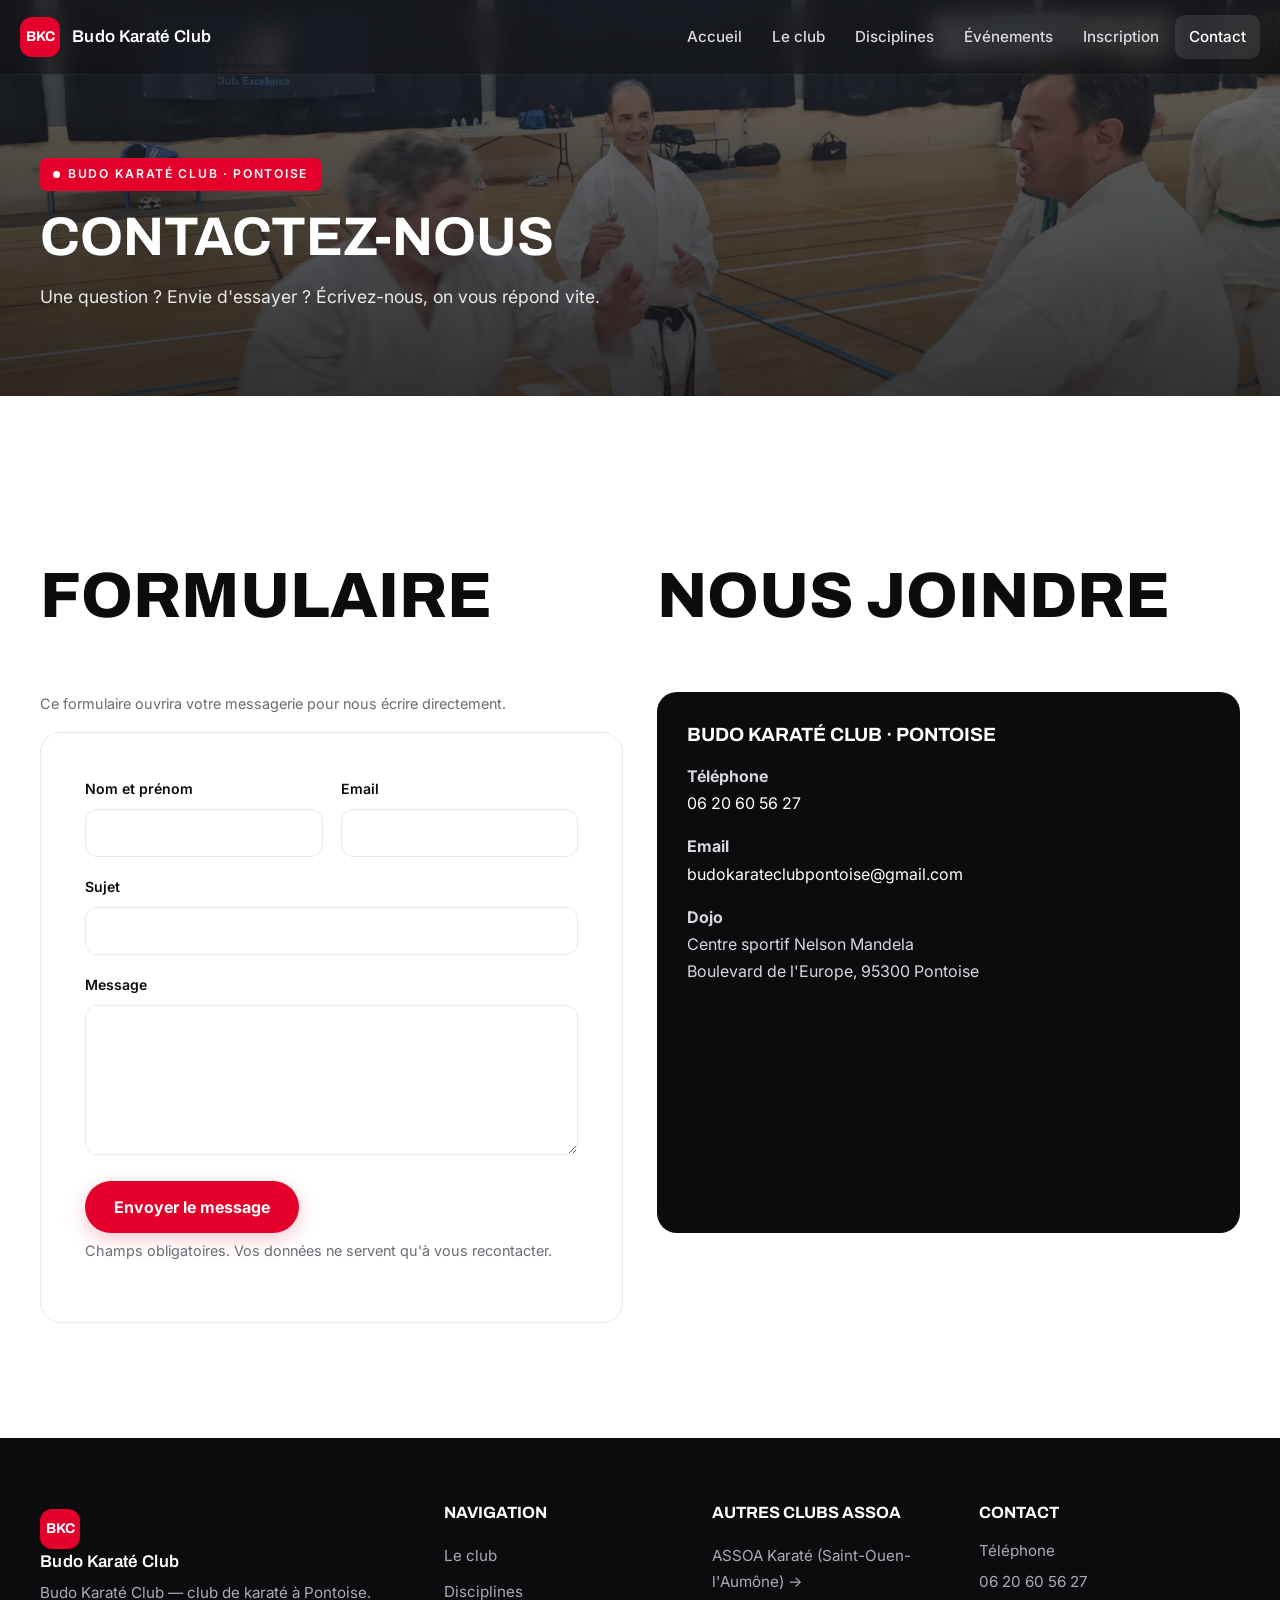
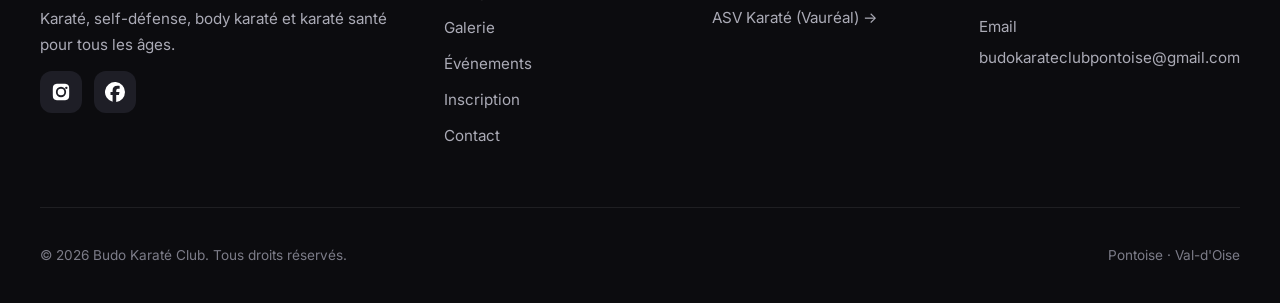
<file: contact.html>
<!DOCTYPE html>
<html lang="fr">
<head>
    <meta charset="UTF-8">
    <meta name="viewport" content="width=device-width, initial-scale=1">
    <title>Contact — Budo Karaté Club Pontoise</title>
    <meta name="description" content="Budo Karaté Club Pontoise (95300) : cours de karaté enfants et adultes au Centre sportif Nelson Mandela. Cours d&#039;essai gratuit.">
        <link rel="icon" href="data:image/svg+xml,%3Csvg%20xmlns%3D%27http%3A%2F%2Fwww.w3.org%2F2000%2Fsvg%27%20viewBox%3D%270%200%2064%2064%27%3E%3Crect%20width%3D%2764%27%20height%3D%2764%27%20rx%3D%2714%27%20fill%3D%27%23e4002b%27%2F%3E%3Ctext%20x%3D%2732%27%20y%3D%2745%27%20font-family%3D%27Arial%2CHelvetica%2Csans-serif%27%20font-size%3D%2723%27%20font-weight%3D%27700%27%20fill%3D%27%23ffffff%27%20text-anchor%3D%27middle%27%3EBKC%3C%2Ftext%3E%3C%2Fsvg%3E">

        <meta property="og:type" content="website">
    <meta property="og:site_name" content="Budo Karaté Club">
    <meta property="og:locale" content="fr_FR">
    <meta property="og:title" content="Contact — Budo Karaté Club Pontoise">
    <meta property="og:description" content="Budo Karaté Club Pontoise (95300) : cours de karaté enfants et adultes au Centre sportif Nelson Mandela. Cours d&#039;essai gratuit.">
    <meta property="og:url" content="https://sebyastien.github.io/budo-karate-pontoise/">
    <meta property="og:image" content="https://sebyastien.github.io/budo-karate-pontoise/images/og/pontoise.jpg">
    <meta name="twitter:card" content="summary_large_image">
    <meta name="twitter:title" content="Contact — Budo Karaté Club Pontoise">
    <meta name="twitter:description" content="Budo Karaté Club Pontoise (95300) : cours de karaté enfants et adultes au Centre sportif Nelson Mandela. Cours d&#039;essai gratuit.">
    <meta name="twitter:image" content="https://sebyastien.github.io/budo-karate-pontoise/images/og/pontoise.jpg">
    
    <script type="application/ld+json">{"@context":"https://schema.org","@type":"SportsClub","name":"Budo Karaté Club","description":"Budo Karaté Club Pontoise (95300) : cours de karaté enfants et adultes au Centre sportif Nelson Mandela. Cours d'essai gratuit.","url":"https://sebyastien.github.io/budo-karate-pontoise/","image":"https://sebyastien.github.io/budo-karate-pontoise/images/og/pontoise.jpg","sport":"Karaté","telephone":"06 20 60 56 27","email":"budokarateclubpontoise@gmail.com","address":{"@type":"PostalAddress","streetAddress":"Boulevard de l'Europe","addressLocality":"Pontoise","postalCode":"95300","addressCountry":"FR"}}</script>    <link rel="preconnect" href="https://fonts.googleapis.com">
    <link rel="preconnect" href="https://fonts.gstatic.com" crossorigin>
    <link href="https://fonts.googleapis.com/css2?family=Inter:wght@400;500;600;700;800&family=Archivo:wght@600;700;800;900&display=swap" rel="stylesheet">
    <link rel="stylesheet" href="assets/css/site.css?v=11">
    <style>:root{--red:#e4002b;--red-600:#c00024;--red-glow:rgba(228, 0, 43, .22);--display:'Archivo', sans-serif;}</style>
</head>
<body data-ville="pontoise">

<a href="#contenu" class="skip-link">Aller au contenu</a>

<header class="site-header" id="siteHeader">
    <div class="nav-wrap">
        <a class="brand" href="index.html" aria-label="Accueil Budo Karaté Club">
            <span class="brand-mark">BKC</span>
            <span class="brand-txt">Budo Karaté Club</span>
        </a>

                <nav class="nav" id="nav" aria-label="Navigation principale">
            <button class="nav-close" id="navClose" aria-label="Fermer le menu">&times;</button>
                            <a href="index.html">Accueil</a>
                            <a href="le-club.html">Le club</a>
                            <a href="disciplines.html">Disciplines</a>
                            <a href="evenements.html">Événements</a>
                            <a href="inscription.html">Inscription</a>
                            <a href="contact.html" class="active">Contact</a>
                                </nav>

        <button class="nav-burger" id="navBurger" aria-label="Ouvrir le menu" aria-controls="nav" aria-expanded="false">
            <span></span><span></span><span></span>
        </button>
    </div>
</header>
<div class="nav-overlay" id="navOverlay" hidden></div>

<main id="contenu">
<section class="page-banner">
  <img src="images/master-pontoise/IMG-20250716-WA0042.webp" alt="" class="pb-bg">
  <div class="container pb-inner">
    <span class="eyebrow" style="color:#fff">Budo Karaté Club · Pontoise</span>
    <h1>Contactez-nous</h1>
    <p>Une question ? Envie d&#039;essayer ? Écrivez-nous, on vous répond vite.</p>  </div>
</section>

<section class="section">
  <div class="container">
    <div class="contact-split">
      <div class="reveal">
        <div class="section-head left"><span class="eyebrow">Écrivez-nous</span><h2>Formulaire</h2></div>
                        <p class="form-note" style="margin-bottom:16px">Ce formulaire ouvrira votre messagerie pour nous écrire directement.</p>        <form class="form-card" method="post" enctype="text/plain" action="mailto:budokarateclubpontoise@gmail.com" id="contact-form">
          <div class="form-row">
            <div class="field"><label for="name">Nom et prénom</label><input type="text" id="name" name="name" required value=""></div>
            <div class="field"><label for="email">Email</label><input type="email" id="email" name="email" required value=""></div>
          </div>
          <div class="field"><label for="subject">Sujet</label><input type="text" id="subject" name="subject" required value=""></div>
          <div class="field"><label for="message">Message</label><textarea id="message" name="message" required></textarea></div>
          <button type="submit" class="btn btn-primary">Envoyer le message</button>
          <p class="form-note">Champs obligatoires. Vos données ne servent qu'à vous recontacter.</p>
        </form>
      </div>

      <div class="reveal">
        <div class="section-head left"><span class="eyebrow">Coordonnées</span><h2>Nous joindre</h2></div>
        <div class="contact-info">
          <h3>Budo Karaté Club · Pontoise</h3>
          <p><strong>Téléphone</strong><br><a href="tel:+33620605627">06 20 60 56 27</a></p>
          <p><strong>Email</strong><br><a href="mailto:budokarateclubpontoise@gmail.com">budokarateclubpontoise@gmail.com</a></p>
                      <p><strong>Dojo</strong><br>Centre sportif Nelson Mandela<br>Boulevard de l&#039;Europe, 95300 Pontoise</p>
                                <div class="ci-map"><iframe src="https://www.google.com/maps/embed?pb=!1m14!1m8!1m3!1d2421.187528584904!2d2.0840322!3d49.0602081!3m2!1i1024!2i768!4f13.1!3m3!1m2!1s0x47e6f50bcce60f19%3A0xf5a3c8b42ec1bfe7!2sCentre%20Sportif%20Nelson%20Mandela!5e1!3m2!1sfr!2sfr!4v1750544489315!5m2!1sfr!2sfr" loading="lazy" referrerpolicy="no-referrer-when-downgrade" title="Carte du dojo"></iframe></div>
                  </div>
      </div>
    </div>
  </div>
</section>

</main>

<footer class="site-footer">
    <div class="foot-grid">
        <div class="foot-col foot-brand">
            <a class="brand" href="index.html">
                <span class="brand-mark">BKC</span>
                <span class="brand-txt">Budo Karaté Club</span>
            </a>
            <p>Budo Karaté Club — club de karaté à Pontoise. Karaté, self-défense, body karaté et karaté santé pour tous les âges.</p>
            <div class="socials">
                <a href="#" target="_blank" rel="noopener" aria-label="Instagram">
                    <svg role="img" viewBox="0 0 24 24" xmlns="http://www.w3.org/2000/svg"><path d="M12 2.16c3.2 0 3.58.01 4.85.07 1.17.05 1.8.25 2.23.41.56.22.96.48 1.38.9.42.42.68.82.9 1.38.16.42.36 1.06.41 2.23.06 1.27.07 1.65.07 4.85s-.01 3.58-.07 4.85c-.05 1.17-.25 1.8-.41 2.23-.22.56-.48.96-.9 1.38-.42.42-.82.68-1.38.9-.42.16-1.06.36-2.23.41-1.27.06-1.65.07-4.85.07s-3.58-.01-4.85-.07c-1.17-.05-1.8-.25-2.23-.41a3.7 3.7 0 0 1-1.38-.9 3.7 3.7 0 0 1-.9-1.38c-.16-.42-.36-1.06-.41-2.23C2.17 15.58 2.16 15.2 2.16 12s.01-3.58.07-4.85c.05-1.17.25-1.8.41-2.23.22-.56.48-.96.9-1.38.42-.42.82-.68 1.38-.9.42-.16 1.06-.36 2.23-.41C8.42 2.17 8.8 2.16 12 2.16zm0 3.68A6.16 6.16 0 1 0 18.16 12 6.16 6.16 0 0 0 12 5.84zm0 10.16A4 4 0 1 1 16 12a4 4 0 0 1-4 4zm6.4-10.4a1.44 1.44 0 1 0 1.44 1.44 1.44 1.44 0 0 0-1.44-1.44z"/></svg>
                </a>
                <a href="#" target="_blank" rel="noopener" aria-label="Facebook">
                    <svg role="img" viewBox="0 0 24 24" xmlns="http://www.w3.org/2000/svg"><path d="M9.1 23.7v-8H6.6v-3.67h2.5v-1.58c0-4.09 1.85-5.98 5.86-5.98.4 0 .95.04 1.47.1.51.06.86.13 1.14.2v3.32a8.6 8.6 0 0 0-.65-.03c-.24-.01-.5-.01-.73-.01-.71 0-1.26.1-1.68.31a1.7 1.7 0 0 0-.68.62c-.26.42-.37 1-.37 1.75v1.3h3.92l-.39 2.1-.29 1.56h-3.24v8.25A12 12 0 0 0 24 12 12 12 0 1 0 9.1 23.7z"/></svg>
                </a>
            </div>
        </div>

        <div class="foot-col">
            <h3>Navigation</h3>
            <a href="le-club.html">Le club</a>
            <a href="disciplines.html">Disciplines</a>
            <a href="galerie.html">Galerie</a>
            <a href="evenements.html">Événements</a>
            <a href="inscription.html">Inscription</a>
            <a href="contact.html">Contact</a>
        </div>

                <div class="foot-col">
            <h3>Autres clubs ASSOA</h3>
                            <a href="https://sebyastien.github.io/assoa-karate-soa/">ASSOA Karaté (Saint-Ouen-l&#039;Aumône) →</a>
                            <a href="https://sebyastien.github.io/asv-karate/">ASV Karaté (Vauréal) →</a>
                    </div>
        
        <div class="foot-col">
            <h3>Contact</h3>
            <p>Téléphone<br><a href="tel:+33620605627">06 20 60 56 27</a></p>
            <p>Email<br><a href="mailto:budokarateclubpontoise@gmail.com">budokarateclubpontoise@gmail.com</a></p>
        </div>
    </div>
    <div class="foot-bottom">
        <p>© 2026 Budo Karaté Club. Tous droits réservés.</p>
        <p>Pontoise · Val-d'Oise</p>
    </div>
</footer>

<button id="toTop" class="to-top" aria-label="Revenir en haut">
    <svg viewBox="0 0 24 24" width="22" height="22" fill="none" stroke="currentColor" stroke-width="2.5" stroke-linecap="round" stroke-linejoin="round"><path d="M18 15l-6-6-6 6"/></svg>
</button>

<script src="assets/js/site.js?v=1"></script>
</body>
</html>
</file>
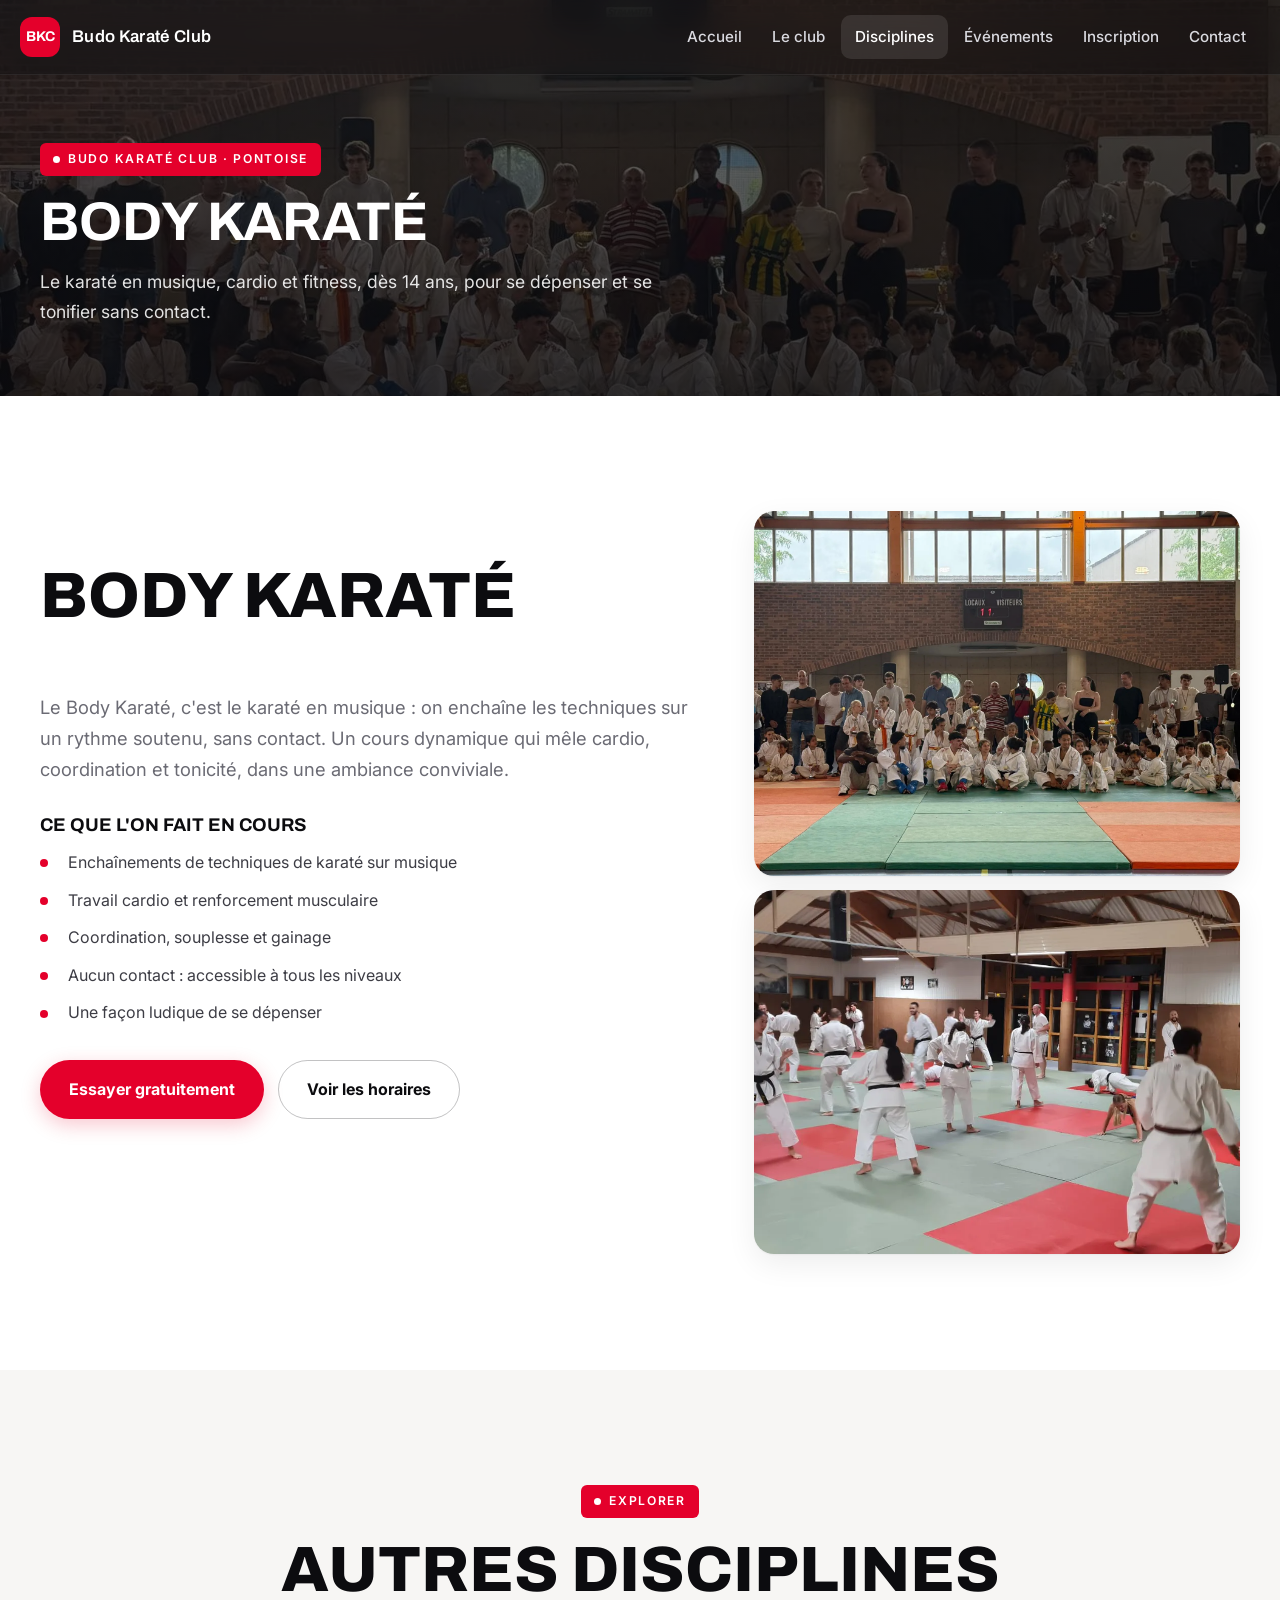
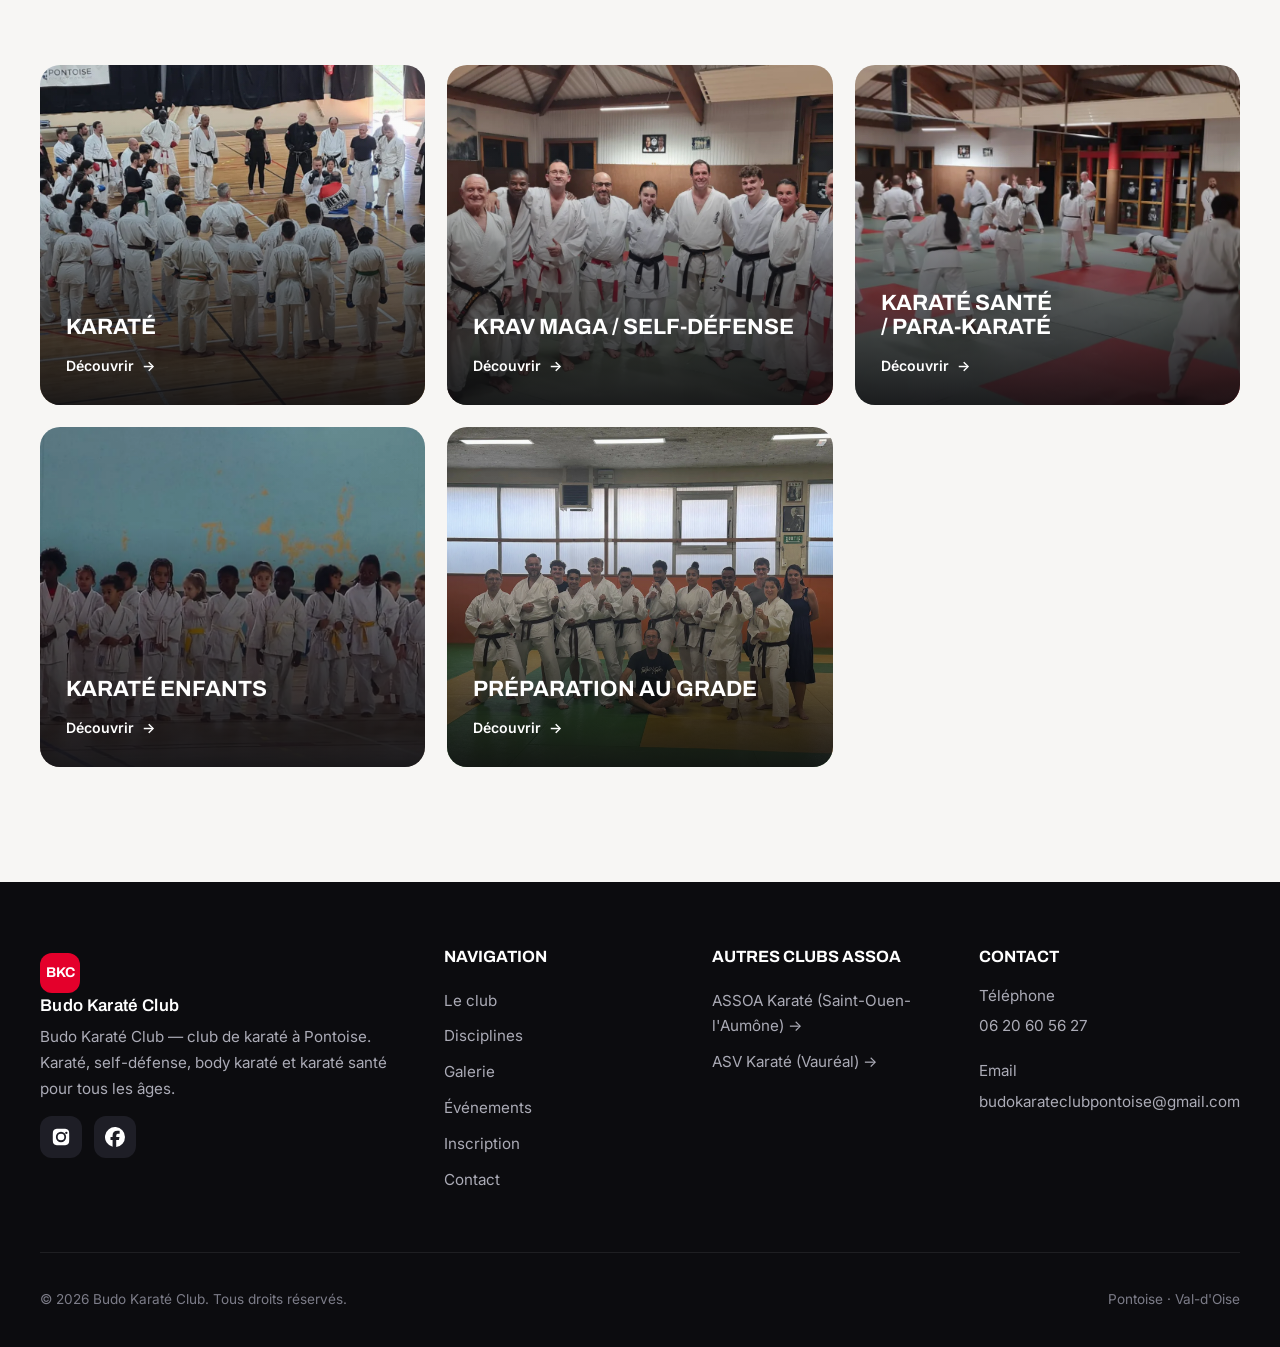
<file: discipline-body-karate.html>
<!DOCTYPE html>
<html lang="fr">
<head>
    <meta charset="UTF-8">
    <meta name="viewport" content="width=device-width, initial-scale=1">
    <title>Body Karaté — Budo Karaté Club Pontoise</title>
    <meta name="description" content="Budo Karaté Club Pontoise (95300) : cours de karaté enfants et adultes au Centre sportif Nelson Mandela. Cours d&#039;essai gratuit.">
        <link rel="icon" href="data:image/svg+xml,%3Csvg%20xmlns%3D%27http%3A%2F%2Fwww.w3.org%2F2000%2Fsvg%27%20viewBox%3D%270%200%2064%2064%27%3E%3Crect%20width%3D%2764%27%20height%3D%2764%27%20rx%3D%2714%27%20fill%3D%27%23e4002b%27%2F%3E%3Ctext%20x%3D%2732%27%20y%3D%2745%27%20font-family%3D%27Arial%2CHelvetica%2Csans-serif%27%20font-size%3D%2723%27%20font-weight%3D%27700%27%20fill%3D%27%23ffffff%27%20text-anchor%3D%27middle%27%3EBKC%3C%2Ftext%3E%3C%2Fsvg%3E">

        <meta property="og:type" content="website">
    <meta property="og:site_name" content="Budo Karaté Club">
    <meta property="og:locale" content="fr_FR">
    <meta property="og:title" content="Body Karaté — Budo Karaté Club Pontoise">
    <meta property="og:description" content="Budo Karaté Club Pontoise (95300) : cours de karaté enfants et adultes au Centre sportif Nelson Mandela. Cours d&#039;essai gratuit.">
    <meta property="og:url" content="https://sebyastien.github.io/budo-karate-pontoise/">
    <meta property="og:image" content="https://sebyastien.github.io/budo-karate-pontoise/images/og/pontoise.jpg">
    <meta name="twitter:card" content="summary_large_image">
    <meta name="twitter:title" content="Body Karaté — Budo Karaté Club Pontoise">
    <meta name="twitter:description" content="Budo Karaté Club Pontoise (95300) : cours de karaté enfants et adultes au Centre sportif Nelson Mandela. Cours d&#039;essai gratuit.">
    <meta name="twitter:image" content="https://sebyastien.github.io/budo-karate-pontoise/images/og/pontoise.jpg">
    
    <script type="application/ld+json">{"@context":"https://schema.org","@type":"SportsClub","name":"Budo Karaté Club","description":"Budo Karaté Club Pontoise (95300) : cours de karaté enfants et adultes au Centre sportif Nelson Mandela. Cours d'essai gratuit.","url":"https://sebyastien.github.io/budo-karate-pontoise/","image":"https://sebyastien.github.io/budo-karate-pontoise/images/og/pontoise.jpg","sport":"Karaté","telephone":"06 20 60 56 27","email":"budokarateclubpontoise@gmail.com","address":{"@type":"PostalAddress","streetAddress":"Boulevard de l'Europe","addressLocality":"Pontoise","postalCode":"95300","addressCountry":"FR"}}</script>    <link rel="preconnect" href="https://fonts.googleapis.com">
    <link rel="preconnect" href="https://fonts.gstatic.com" crossorigin>
    <link href="https://fonts.googleapis.com/css2?family=Inter:wght@400;500;600;700;800&family=Archivo:wght@600;700;800;900&display=swap" rel="stylesheet">
    <link rel="stylesheet" href="assets/css/site.css?v=11">
    <style>:root{--red:#e4002b;--red-600:#c00024;--red-glow:rgba(228, 0, 43, .22);--display:'Archivo', sans-serif;}</style>
</head>
<body data-ville="pontoise">

<a href="#contenu" class="skip-link">Aller au contenu</a>

<header class="site-header" id="siteHeader">
    <div class="nav-wrap">
        <a class="brand" href="index.html" aria-label="Accueil Budo Karaté Club">
            <span class="brand-mark">BKC</span>
            <span class="brand-txt">Budo Karaté Club</span>
        </a>

                <nav class="nav" id="nav" aria-label="Navigation principale">
            <button class="nav-close" id="navClose" aria-label="Fermer le menu">&times;</button>
                            <a href="index.html">Accueil</a>
                            <a href="le-club.html">Le club</a>
                            <a href="disciplines.html" class="active">Disciplines</a>
                            <a href="evenements.html">Événements</a>
                            <a href="inscription.html">Inscription</a>
                            <a href="contact.html">Contact</a>
                                </nav>

        <button class="nav-burger" id="navBurger" aria-label="Ouvrir le menu" aria-controls="nav" aria-expanded="false">
            <span></span><span></span><span></span>
        </button>
    </div>
</header>
<div class="nav-overlay" id="navOverlay" hidden></div>

<main id="contenu">
<section class="page-banner">
  <img src="images/club/ccoupe.webp" alt="" class="pb-bg">
  <div class="container pb-inner">
    <span class="eyebrow" style="color:#fff">Budo Karaté Club · Pontoise</span>
    <h1>Body Karaté</h1>
    <p>Le karaté en musique, cardio et fitness, dès 14 ans, pour se dépenser et se tonifier sans contact.</p>  </div>
</section>

<section class="section">
  <div class="container disc-detail-page">
    <div class="disc-detail-main">
      <div class="section-head left reveal"><span class="eyebrow">Dès 14 ans</span><h2>Body Karaté</h2></div>
      <p class="lead-txt reveal">Le Body Karaté, c&#039;est le karaté en musique : on enchaîne les techniques sur un rythme soutenu, sans contact. Un cours dynamique qui mêle cardio, coordination et tonicité, dans une ambiance conviviale.</p>

      <h3 class="disc-sub reveal">Ce que l'on fait en cours</h3>
      <ul class="disc-list reveal">
        <li>Enchaînements de techniques de karaté sur musique</li><li>Travail cardio et renforcement musculaire</li><li>Coordination, souplesse et gainage</li><li>Aucun contact : accessible à tous les niveaux</li><li>Une façon ludique de se dépenser</li>      </ul>

      
      <div class="cta-actions reveal" style="justify-content:flex-start;margin-top:34px">
        <a href="contact.html" class="btn btn-primary">Essayer gratuitement</a>
        <a href="le-club.html#horaires" class="btn btn-outline">Voir les horaires</a>
      </div>
    </div>

        <aside class="disc-detail-gal reveal">
              <img src="images/club/ccoupe.webp" alt="Body Karaté" loading="lazy">
              <img src="images/club/cours.webp" alt="Body Karaté" loading="lazy">
          </aside>
      </div>
</section>

<!-- Autres disciplines -->
<section class="section values">
  <div class="container">
    <div class="section-head reveal"><span class="eyebrow">Explorer</span><h2>Autres disciplines</h2></div>
    <div class="disc-grid">
              <article class="disc-card reveal">
          <img src="images/club/master.webp" alt="Karaté" loading="lazy">
          <div class="disc-body">
            <h3>Karaté</h3>
            <a class="disc-link" href="discipline-karate.html">Découvrir</a>
          </div>
        </article>
              <article class="disc-card reveal">
          <img src="images/club/prof.webp" alt="Krav Maga / Self-Défense" loading="lazy">
          <div class="disc-body">
            <h3>Krav Maga / Self-Défense</h3>
            <a class="disc-link" href="discipline-krav-maga.html">Découvrir</a>
          </div>
        </article>
              <article class="disc-card reveal">
          <img src="images/club/cours.webp" alt="Karaté Santé / Para-Karaté" loading="lazy">
          <div class="disc-body">
            <h3>Karaté Santé / Para-Karaté</h3>
            <a class="disc-link" href="discipline-karate-sante.html">Découvrir</a>
          </div>
        </article>
              <article class="disc-card reveal">
          <img src="images/club/enfant.webp" alt="Karaté enfants" loading="lazy">
          <div class="disc-body">
            <h3>Karaté enfants</h3>
            <a class="disc-link" href="discipline-karate-enfants.html">Découvrir</a>
          </div>
        </article>
              <article class="disc-card reveal">
          <img src="images/passage de grade.webp" alt="Préparation au grade" loading="lazy">
          <div class="disc-body">
            <h3>Préparation au grade</h3>
            <a class="disc-link" href="discipline-preparation-grade.html">Découvrir</a>
          </div>
        </article>
          </div>
  </div>
</section>

</main>

<footer class="site-footer">
    <div class="foot-grid">
        <div class="foot-col foot-brand">
            <a class="brand" href="index.html">
                <span class="brand-mark">BKC</span>
                <span class="brand-txt">Budo Karaté Club</span>
            </a>
            <p>Budo Karaté Club — club de karaté à Pontoise. Karaté, self-défense, body karaté et karaté santé pour tous les âges.</p>
            <div class="socials">
                <a href="#" target="_blank" rel="noopener" aria-label="Instagram">
                    <svg role="img" viewBox="0 0 24 24" xmlns="http://www.w3.org/2000/svg"><path d="M12 2.16c3.2 0 3.58.01 4.85.07 1.17.05 1.8.25 2.23.41.56.22.96.48 1.38.9.42.42.68.82.9 1.38.16.42.36 1.06.41 2.23.06 1.27.07 1.65.07 4.85s-.01 3.58-.07 4.85c-.05 1.17-.25 1.8-.41 2.23-.22.56-.48.96-.9 1.38-.42.42-.82.68-1.38.9-.42.16-1.06.36-2.23.41-1.27.06-1.65.07-4.85.07s-3.58-.01-4.85-.07c-1.17-.05-1.8-.25-2.23-.41a3.7 3.7 0 0 1-1.38-.9 3.7 3.7 0 0 1-.9-1.38c-.16-.42-.36-1.06-.41-2.23C2.17 15.58 2.16 15.2 2.16 12s.01-3.58.07-4.85c.05-1.17.25-1.8.41-2.23.22-.56.48-.96.9-1.38.42-.42.82-.68 1.38-.9.42-.16 1.06-.36 2.23-.41C8.42 2.17 8.8 2.16 12 2.16zm0 3.68A6.16 6.16 0 1 0 18.16 12 6.16 6.16 0 0 0 12 5.84zm0 10.16A4 4 0 1 1 16 12a4 4 0 0 1-4 4zm6.4-10.4a1.44 1.44 0 1 0 1.44 1.44 1.44 1.44 0 0 0-1.44-1.44z"/></svg>
                </a>
                <a href="#" target="_blank" rel="noopener" aria-label="Facebook">
                    <svg role="img" viewBox="0 0 24 24" xmlns="http://www.w3.org/2000/svg"><path d="M9.1 23.7v-8H6.6v-3.67h2.5v-1.58c0-4.09 1.85-5.98 5.86-5.98.4 0 .95.04 1.47.1.51.06.86.13 1.14.2v3.32a8.6 8.6 0 0 0-.65-.03c-.24-.01-.5-.01-.73-.01-.71 0-1.26.1-1.68.31a1.7 1.7 0 0 0-.68.62c-.26.42-.37 1-.37 1.75v1.3h3.92l-.39 2.1-.29 1.56h-3.24v8.25A12 12 0 0 0 24 12 12 12 0 1 0 9.1 23.7z"/></svg>
                </a>
            </div>
        </div>

        <div class="foot-col">
            <h3>Navigation</h3>
            <a href="le-club.html">Le club</a>
            <a href="disciplines.html">Disciplines</a>
            <a href="galerie.html">Galerie</a>
            <a href="evenements.html">Événements</a>
            <a href="inscription.html">Inscription</a>
            <a href="contact.html">Contact</a>
        </div>

                <div class="foot-col">
            <h3>Autres clubs ASSOA</h3>
                            <a href="https://sebyastien.github.io/assoa-karate-soa/">ASSOA Karaté (Saint-Ouen-l&#039;Aumône) →</a>
                            <a href="https://sebyastien.github.io/asv-karate/">ASV Karaté (Vauréal) →</a>
                    </div>
        
        <div class="foot-col">
            <h3>Contact</h3>
            <p>Téléphone<br><a href="tel:+33620605627">06 20 60 56 27</a></p>
            <p>Email<br><a href="mailto:budokarateclubpontoise@gmail.com">budokarateclubpontoise@gmail.com</a></p>
        </div>
    </div>
    <div class="foot-bottom">
        <p>© 2026 Budo Karaté Club. Tous droits réservés.</p>
        <p>Pontoise · Val-d'Oise</p>
    </div>
</footer>

<button id="toTop" class="to-top" aria-label="Revenir en haut">
    <svg viewBox="0 0 24 24" width="22" height="22" fill="none" stroke="currentColor" stroke-width="2.5" stroke-linecap="round" stroke-linejoin="round"><path d="M18 15l-6-6-6 6"/></svg>
</button>

<script src="assets/js/site.js?v=1"></script>
</body>
</html>
</file>
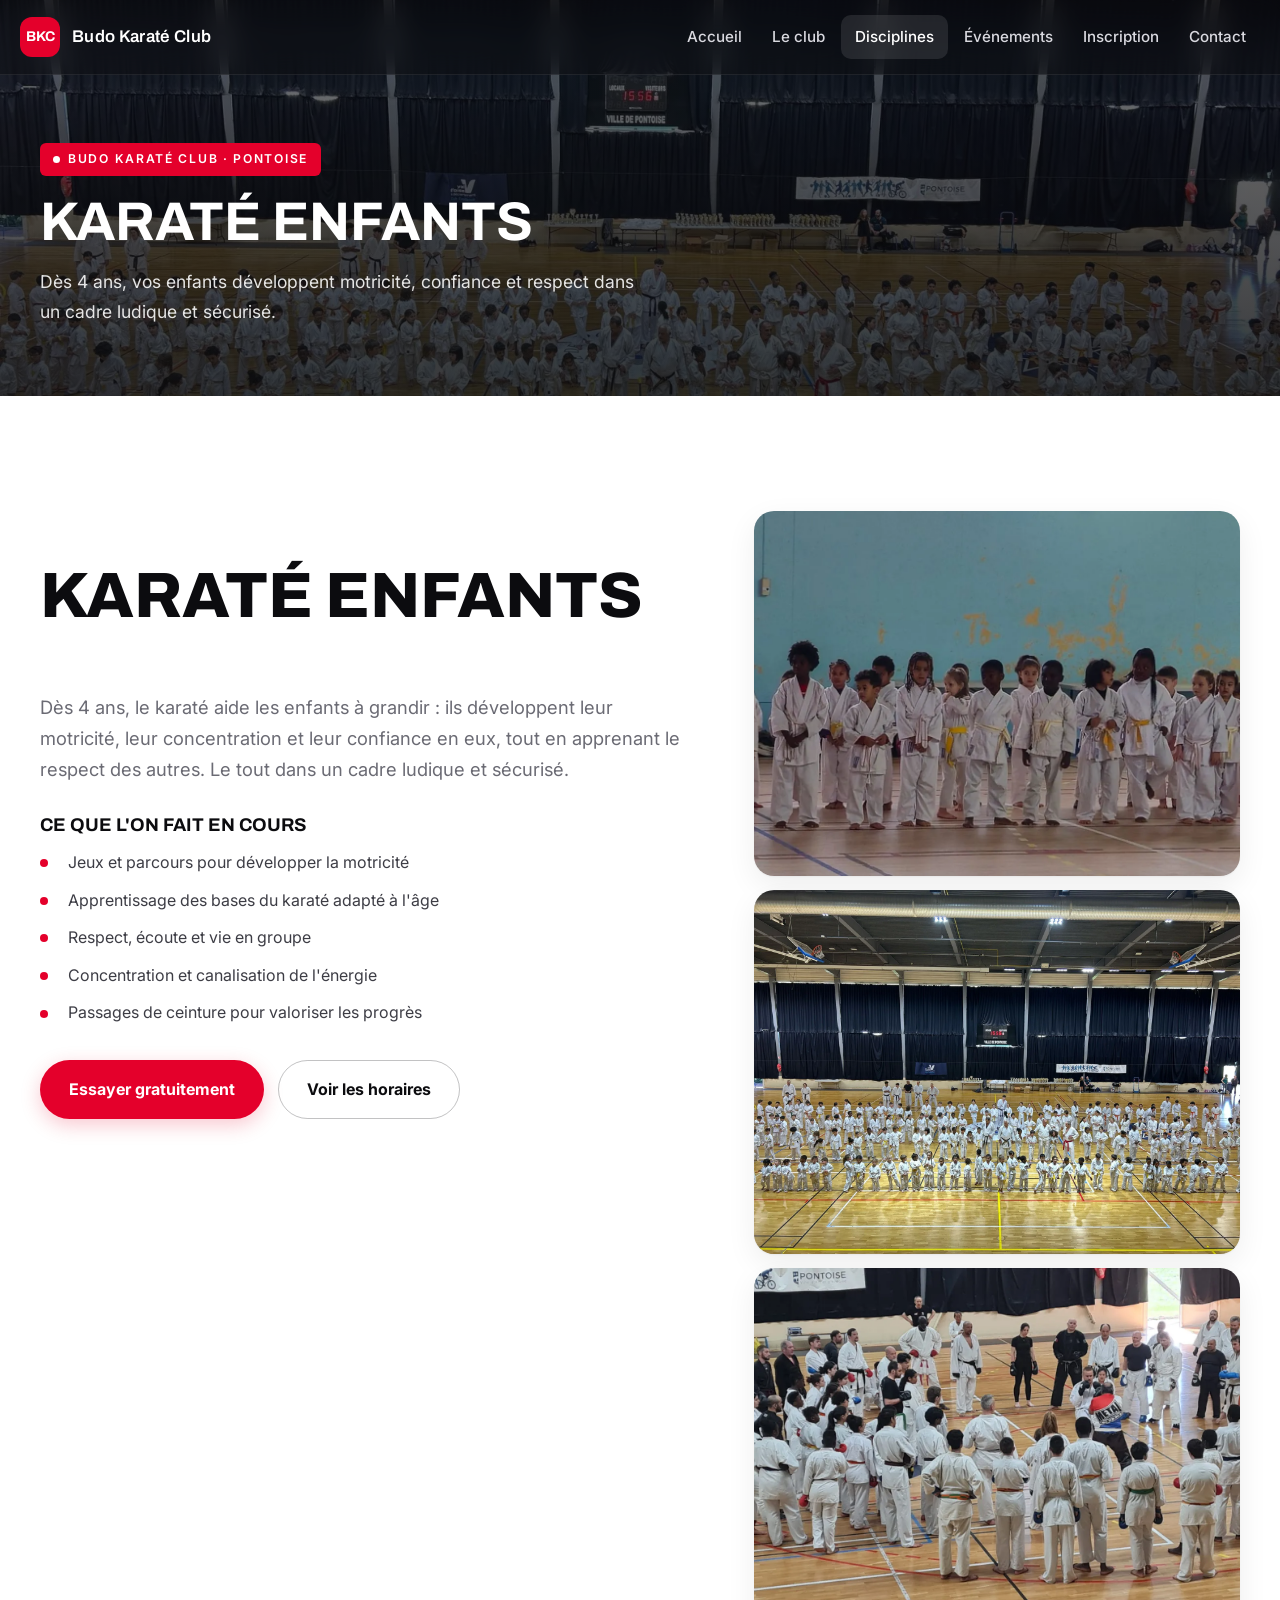
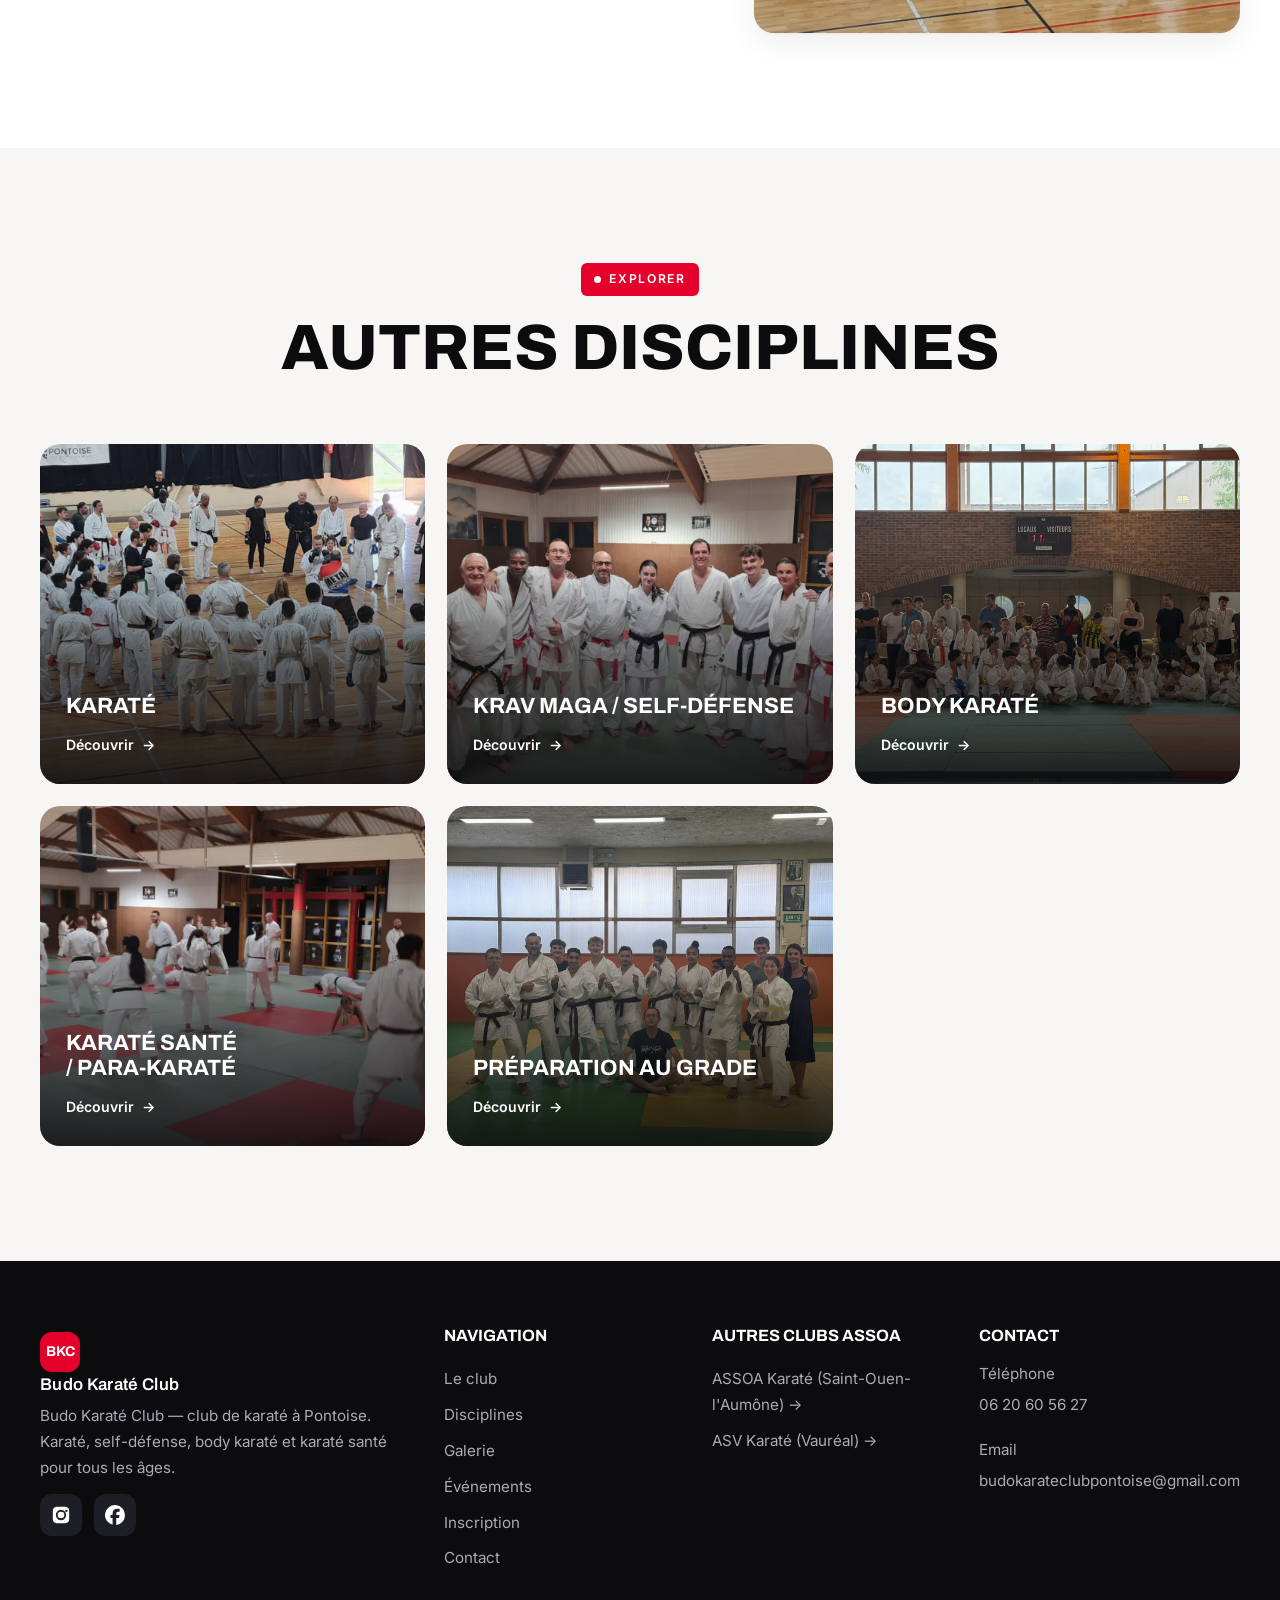
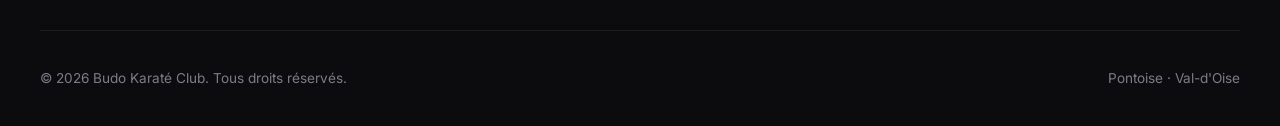
<file: discipline-karate-enfants.html>
<!DOCTYPE html>
<html lang="fr">
<head>
    <meta charset="UTF-8">
    <meta name="viewport" content="width=device-width, initial-scale=1">
    <title>Karaté enfants — Budo Karaté Club Pontoise</title>
    <meta name="description" content="Budo Karaté Club Pontoise (95300) : cours de karaté enfants et adultes au Centre sportif Nelson Mandela. Cours d&#039;essai gratuit.">
        <link rel="icon" href="data:image/svg+xml,%3Csvg%20xmlns%3D%27http%3A%2F%2Fwww.w3.org%2F2000%2Fsvg%27%20viewBox%3D%270%200%2064%2064%27%3E%3Crect%20width%3D%2764%27%20height%3D%2764%27%20rx%3D%2714%27%20fill%3D%27%23e4002b%27%2F%3E%3Ctext%20x%3D%2732%27%20y%3D%2745%27%20font-family%3D%27Arial%2CHelvetica%2Csans-serif%27%20font-size%3D%2723%27%20font-weight%3D%27700%27%20fill%3D%27%23ffffff%27%20text-anchor%3D%27middle%27%3EBKC%3C%2Ftext%3E%3C%2Fsvg%3E">

        <meta property="og:type" content="website">
    <meta property="og:site_name" content="Budo Karaté Club">
    <meta property="og:locale" content="fr_FR">
    <meta property="og:title" content="Karaté enfants — Budo Karaté Club Pontoise">
    <meta property="og:description" content="Budo Karaté Club Pontoise (95300) : cours de karaté enfants et adultes au Centre sportif Nelson Mandela. Cours d&#039;essai gratuit.">
    <meta property="og:url" content="https://sebyastien.github.io/budo-karate-pontoise/">
    <meta property="og:image" content="https://sebyastien.github.io/budo-karate-pontoise/images/og/pontoise.jpg">
    <meta name="twitter:card" content="summary_large_image">
    <meta name="twitter:title" content="Karaté enfants — Budo Karaté Club Pontoise">
    <meta name="twitter:description" content="Budo Karaté Club Pontoise (95300) : cours de karaté enfants et adultes au Centre sportif Nelson Mandela. Cours d&#039;essai gratuit.">
    <meta name="twitter:image" content="https://sebyastien.github.io/budo-karate-pontoise/images/og/pontoise.jpg">
    
    <script type="application/ld+json">{"@context":"https://schema.org","@type":"SportsClub","name":"Budo Karaté Club","description":"Budo Karaté Club Pontoise (95300) : cours de karaté enfants et adultes au Centre sportif Nelson Mandela. Cours d'essai gratuit.","url":"https://sebyastien.github.io/budo-karate-pontoise/","image":"https://sebyastien.github.io/budo-karate-pontoise/images/og/pontoise.jpg","sport":"Karaté","telephone":"06 20 60 56 27","email":"budokarateclubpontoise@gmail.com","address":{"@type":"PostalAddress","streetAddress":"Boulevard de l'Europe","addressLocality":"Pontoise","postalCode":"95300","addressCountry":"FR"}}</script>    <link rel="preconnect" href="https://fonts.googleapis.com">
    <link rel="preconnect" href="https://fonts.gstatic.com" crossorigin>
    <link href="https://fonts.googleapis.com/css2?family=Inter:wght@400;500;600;700;800&family=Archivo:wght@600;700;800;900&display=swap" rel="stylesheet">
    <link rel="stylesheet" href="assets/css/site.css?v=11">
    <style>:root{--red:#e4002b;--red-600:#c00024;--red-glow:rgba(228, 0, 43, .22);--display:'Archivo', sans-serif;}</style>
</head>
<body data-ville="pontoise">

<a href="#contenu" class="skip-link">Aller au contenu</a>

<header class="site-header" id="siteHeader">
    <div class="nav-wrap">
        <a class="brand" href="index.html" aria-label="Accueil Budo Karaté Club">
            <span class="brand-mark">BKC</span>
            <span class="brand-txt">Budo Karaté Club</span>
        </a>

                <nav class="nav" id="nav" aria-label="Navigation principale">
            <button class="nav-close" id="navClose" aria-label="Fermer le menu">&times;</button>
                            <a href="index.html">Accueil</a>
                            <a href="le-club.html">Le club</a>
                            <a href="disciplines.html" class="active">Disciplines</a>
                            <a href="evenements.html">Événements</a>
                            <a href="inscription.html">Inscription</a>
                            <a href="contact.html">Contact</a>
                                </nav>

        <button class="nav-burger" id="navBurger" aria-label="Ouvrir le menu" aria-controls="nav" aria-expanded="false">
            <span></span><span></span><span></span>
        </button>
    </div>
</header>
<div class="nav-overlay" id="navOverlay" hidden></div>

<main id="contenu">
<section class="page-banner">
  <img src="images/master-enfant.webp" alt="" class="pb-bg">
  <div class="container pb-inner">
    <span class="eyebrow" style="color:#fff">Budo Karaté Club · Pontoise</span>
    <h1>Karaté enfants</h1>
    <p>Dès 4 ans, vos enfants développent motricité, confiance et respect dans un cadre ludique et sécurisé.</p>  </div>
</section>

<section class="section">
  <div class="container disc-detail-page">
    <div class="disc-detail-main">
      <div class="section-head left reveal"><span class="eyebrow">4 à 12 ans</span><h2>Karaté enfants</h2></div>
      <p class="lead-txt reveal">Dès 4 ans, le karaté aide les enfants à grandir : ils développent leur motricité, leur concentration et leur confiance en eux, tout en apprenant le respect des autres. Le tout dans un cadre ludique et sécurisé.</p>

      <h3 class="disc-sub reveal">Ce que l'on fait en cours</h3>
      <ul class="disc-list reveal">
        <li>Jeux et parcours pour développer la motricité</li><li>Apprentissage des bases du karaté adapté à l&#039;âge</li><li>Respect, écoute et vie en groupe</li><li>Concentration et canalisation de l&#039;énergie</li><li>Passages de ceinture pour valoriser les progrès</li>      </ul>

      
      <div class="cta-actions reveal" style="justify-content:flex-start;margin-top:34px">
        <a href="contact.html" class="btn btn-primary">Essayer gratuitement</a>
        <a href="le-club.html#horaires" class="btn btn-outline">Voir les horaires</a>
      </div>
    </div>

        <aside class="disc-detail-gal reveal">
              <img src="images/club/enfant.webp" alt="Karaté enfants" loading="lazy">
              <img src="images/master-enfant.webp" alt="Karaté enfants" loading="lazy">
              <img src="images/club/master.webp" alt="Karaté enfants" loading="lazy">
          </aside>
      </div>
</section>

<!-- Autres disciplines -->
<section class="section values">
  <div class="container">
    <div class="section-head reveal"><span class="eyebrow">Explorer</span><h2>Autres disciplines</h2></div>
    <div class="disc-grid">
              <article class="disc-card reveal">
          <img src="images/club/master.webp" alt="Karaté" loading="lazy">
          <div class="disc-body">
            <h3>Karaté</h3>
            <a class="disc-link" href="discipline-karate.html">Découvrir</a>
          </div>
        </article>
              <article class="disc-card reveal">
          <img src="images/club/prof.webp" alt="Krav Maga / Self-Défense" loading="lazy">
          <div class="disc-body">
            <h3>Krav Maga / Self-Défense</h3>
            <a class="disc-link" href="discipline-krav-maga.html">Découvrir</a>
          </div>
        </article>
              <article class="disc-card reveal">
          <img src="images/club/ccoupe.webp" alt="Body Karaté" loading="lazy">
          <div class="disc-body">
            <h3>Body Karaté</h3>
            <a class="disc-link" href="discipline-body-karate.html">Découvrir</a>
          </div>
        </article>
              <article class="disc-card reveal">
          <img src="images/club/cours.webp" alt="Karaté Santé / Para-Karaté" loading="lazy">
          <div class="disc-body">
            <h3>Karaté Santé / Para-Karaté</h3>
            <a class="disc-link" href="discipline-karate-sante.html">Découvrir</a>
          </div>
        </article>
              <article class="disc-card reveal">
          <img src="images/passage de grade.webp" alt="Préparation au grade" loading="lazy">
          <div class="disc-body">
            <h3>Préparation au grade</h3>
            <a class="disc-link" href="discipline-preparation-grade.html">Découvrir</a>
          </div>
        </article>
          </div>
  </div>
</section>

</main>

<footer class="site-footer">
    <div class="foot-grid">
        <div class="foot-col foot-brand">
            <a class="brand" href="index.html">
                <span class="brand-mark">BKC</span>
                <span class="brand-txt">Budo Karaté Club</span>
            </a>
            <p>Budo Karaté Club — club de karaté à Pontoise. Karaté, self-défense, body karaté et karaté santé pour tous les âges.</p>
            <div class="socials">
                <a href="#" target="_blank" rel="noopener" aria-label="Instagram">
                    <svg role="img" viewBox="0 0 24 24" xmlns="http://www.w3.org/2000/svg"><path d="M12 2.16c3.2 0 3.58.01 4.85.07 1.17.05 1.8.25 2.23.41.56.22.96.48 1.38.9.42.42.68.82.9 1.38.16.42.36 1.06.41 2.23.06 1.27.07 1.65.07 4.85s-.01 3.58-.07 4.85c-.05 1.17-.25 1.8-.41 2.23-.22.56-.48.96-.9 1.38-.42.42-.82.68-1.38.9-.42.16-1.06.36-2.23.41-1.27.06-1.65.07-4.85.07s-3.58-.01-4.85-.07c-1.17-.05-1.8-.25-2.23-.41a3.7 3.7 0 0 1-1.38-.9 3.7 3.7 0 0 1-.9-1.38c-.16-.42-.36-1.06-.41-2.23C2.17 15.58 2.16 15.2 2.16 12s.01-3.58.07-4.85c.05-1.17.25-1.8.41-2.23.22-.56.48-.96.9-1.38.42-.42.82-.68 1.38-.9.42-.16 1.06-.36 2.23-.41C8.42 2.17 8.8 2.16 12 2.16zm0 3.68A6.16 6.16 0 1 0 18.16 12 6.16 6.16 0 0 0 12 5.84zm0 10.16A4 4 0 1 1 16 12a4 4 0 0 1-4 4zm6.4-10.4a1.44 1.44 0 1 0 1.44 1.44 1.44 1.44 0 0 0-1.44-1.44z"/></svg>
                </a>
                <a href="#" target="_blank" rel="noopener" aria-label="Facebook">
                    <svg role="img" viewBox="0 0 24 24" xmlns="http://www.w3.org/2000/svg"><path d="M9.1 23.7v-8H6.6v-3.67h2.5v-1.58c0-4.09 1.85-5.98 5.86-5.98.4 0 .95.04 1.47.1.51.06.86.13 1.14.2v3.32a8.6 8.6 0 0 0-.65-.03c-.24-.01-.5-.01-.73-.01-.71 0-1.26.1-1.68.31a1.7 1.7 0 0 0-.68.62c-.26.42-.37 1-.37 1.75v1.3h3.92l-.39 2.1-.29 1.56h-3.24v8.25A12 12 0 0 0 24 12 12 12 0 1 0 9.1 23.7z"/></svg>
                </a>
            </div>
        </div>

        <div class="foot-col">
            <h3>Navigation</h3>
            <a href="le-club.html">Le club</a>
            <a href="disciplines.html">Disciplines</a>
            <a href="galerie.html">Galerie</a>
            <a href="evenements.html">Événements</a>
            <a href="inscription.html">Inscription</a>
            <a href="contact.html">Contact</a>
        </div>

                <div class="foot-col">
            <h3>Autres clubs ASSOA</h3>
                            <a href="https://sebyastien.github.io/assoa-karate-soa/">ASSOA Karaté (Saint-Ouen-l&#039;Aumône) →</a>
                            <a href="https://sebyastien.github.io/asv-karate/">ASV Karaté (Vauréal) →</a>
                    </div>
        
        <div class="foot-col">
            <h3>Contact</h3>
            <p>Téléphone<br><a href="tel:+33620605627">06 20 60 56 27</a></p>
            <p>Email<br><a href="mailto:budokarateclubpontoise@gmail.com">budokarateclubpontoise@gmail.com</a></p>
        </div>
    </div>
    <div class="foot-bottom">
        <p>© 2026 Budo Karaté Club. Tous droits réservés.</p>
        <p>Pontoise · Val-d'Oise</p>
    </div>
</footer>

<button id="toTop" class="to-top" aria-label="Revenir en haut">
    <svg viewBox="0 0 24 24" width="22" height="22" fill="none" stroke="currentColor" stroke-width="2.5" stroke-linecap="round" stroke-linejoin="round"><path d="M18 15l-6-6-6 6"/></svg>
</button>

<script src="assets/js/site.js?v=1"></script>
</body>
</html>
</file>
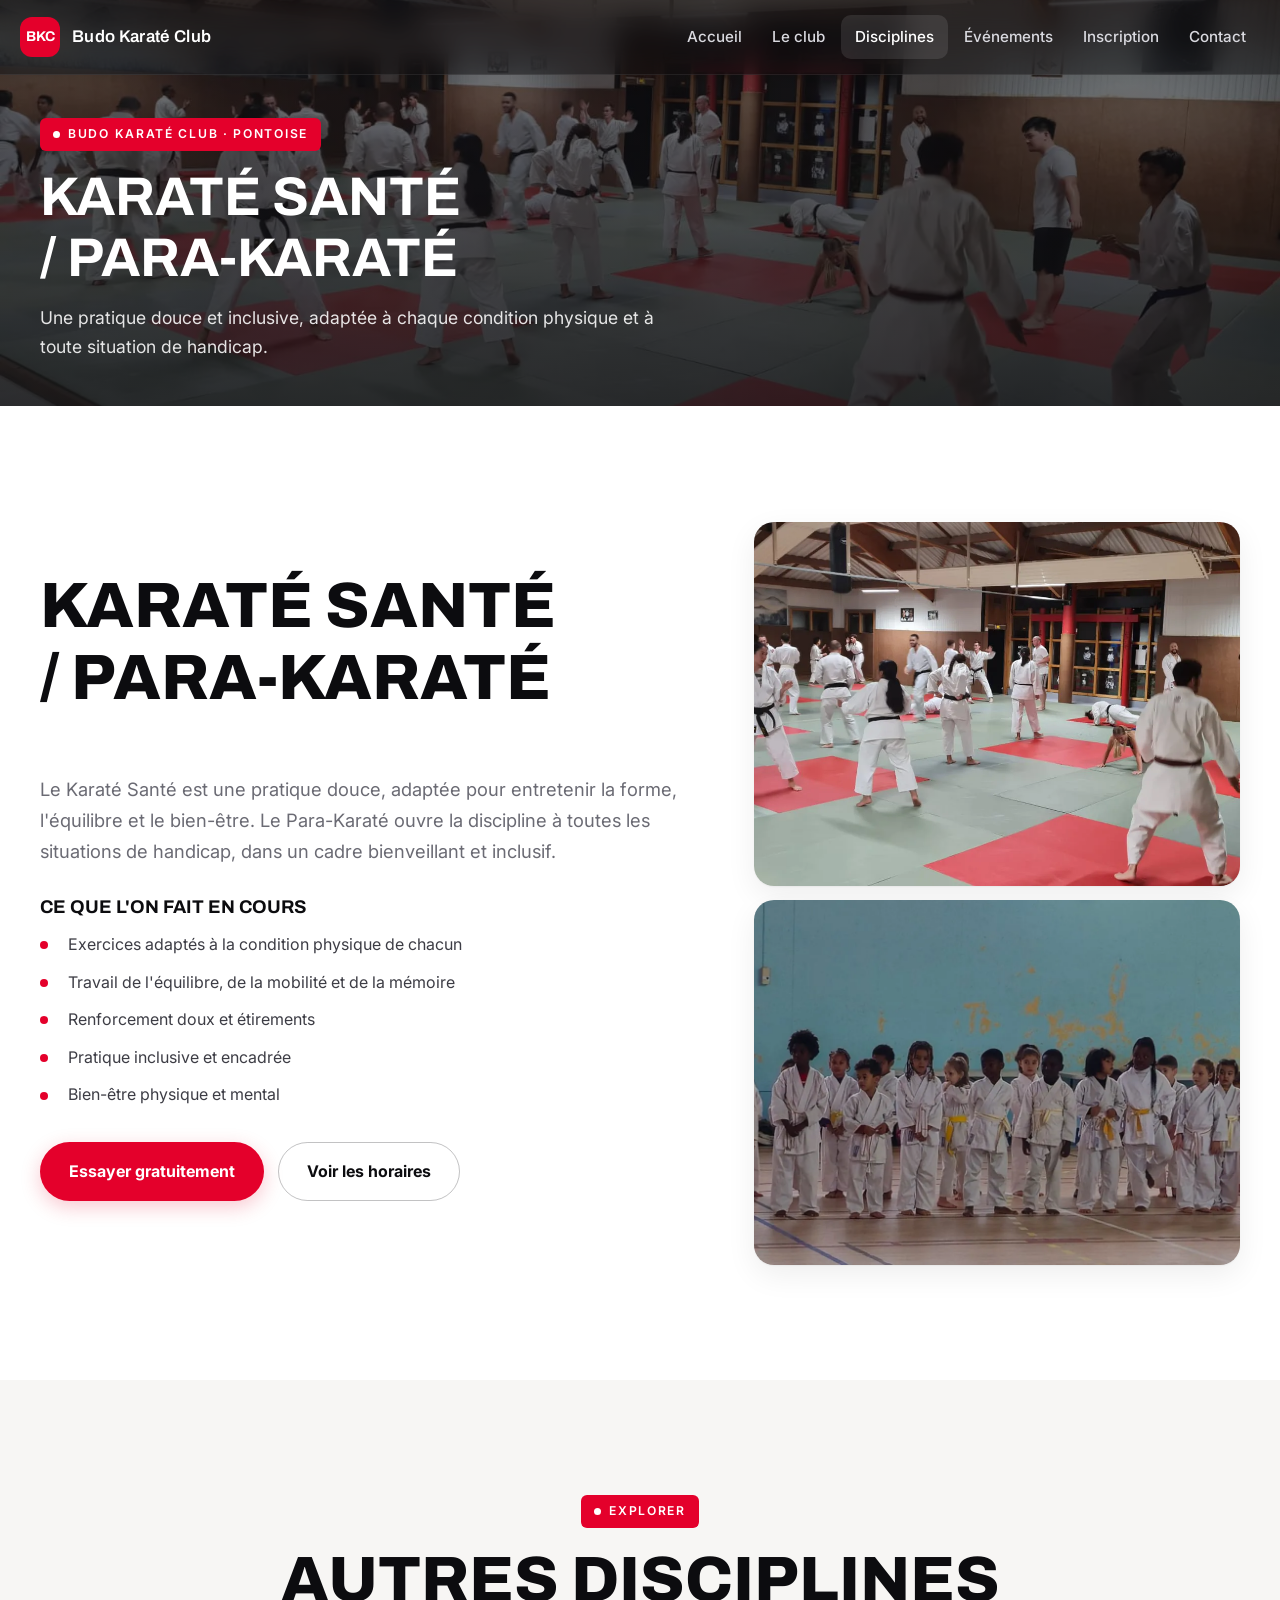
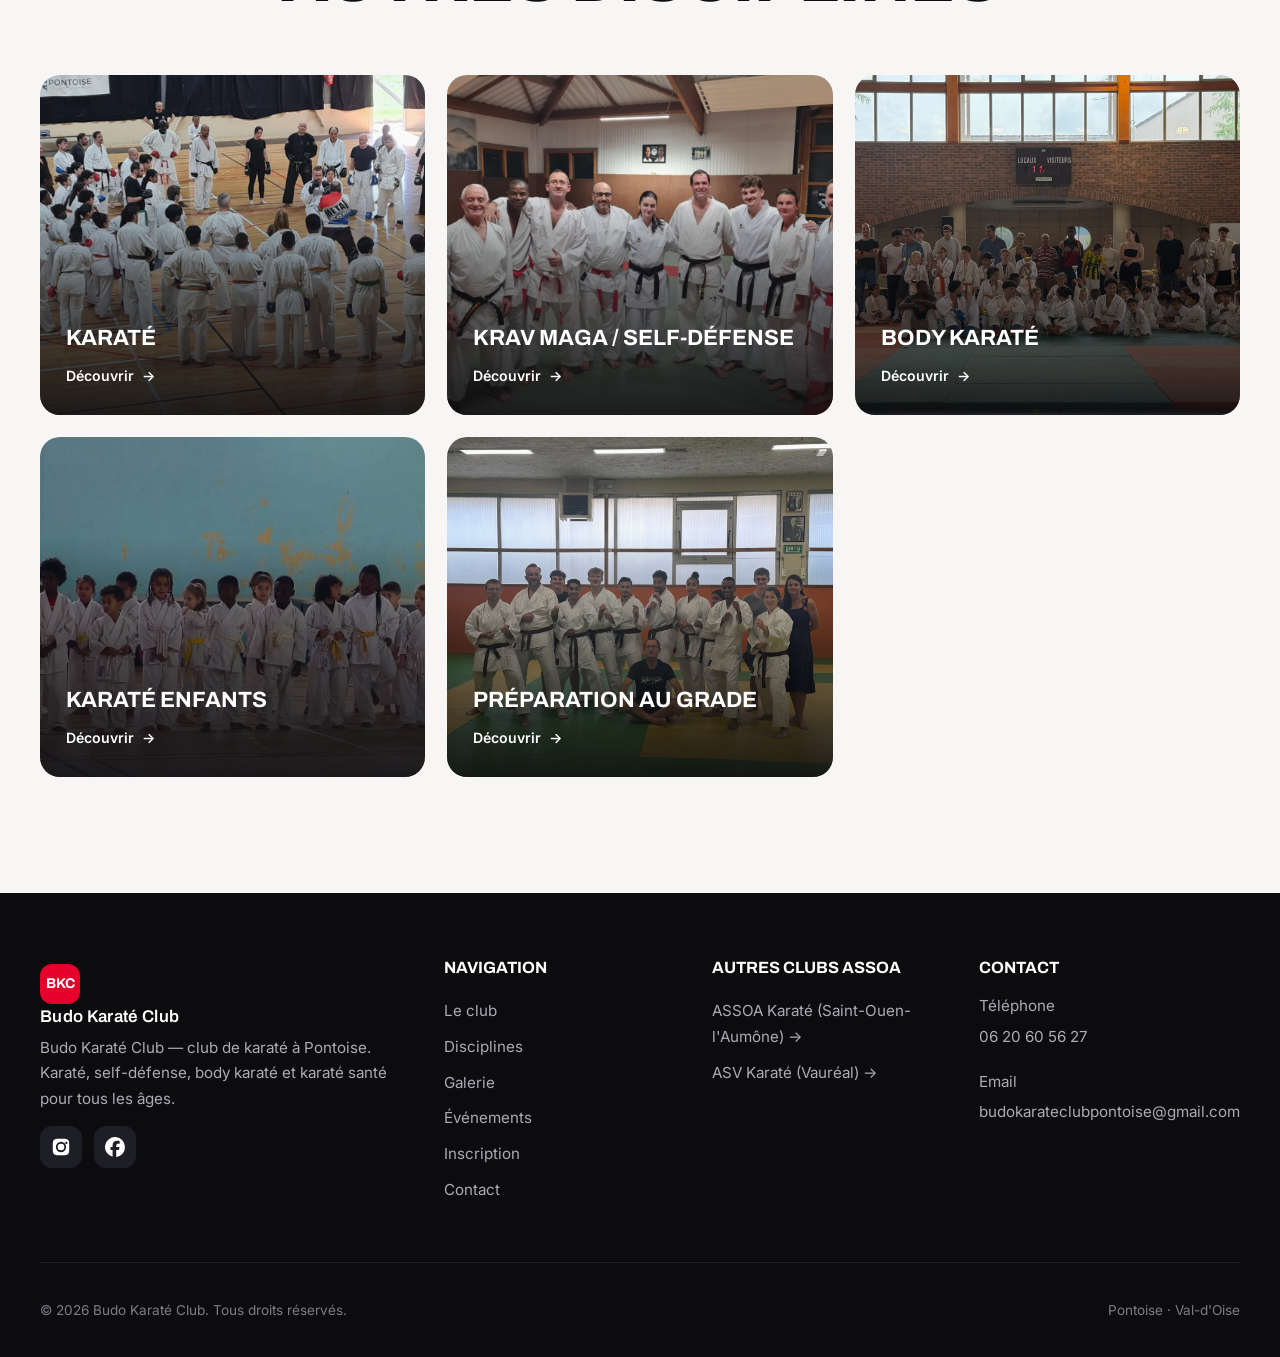
<file: discipline-karate-sante.html>
<!DOCTYPE html>
<html lang="fr">
<head>
    <meta charset="UTF-8">
    <meta name="viewport" content="width=device-width, initial-scale=1">
    <title>Karaté Santé / Para-Karaté — Budo Karaté Club Pontoise</title>
    <meta name="description" content="Budo Karaté Club Pontoise (95300) : cours de karaté enfants et adultes au Centre sportif Nelson Mandela. Cours d&#039;essai gratuit.">
        <link rel="icon" href="data:image/svg+xml,%3Csvg%20xmlns%3D%27http%3A%2F%2Fwww.w3.org%2F2000%2Fsvg%27%20viewBox%3D%270%200%2064%2064%27%3E%3Crect%20width%3D%2764%27%20height%3D%2764%27%20rx%3D%2714%27%20fill%3D%27%23e4002b%27%2F%3E%3Ctext%20x%3D%2732%27%20y%3D%2745%27%20font-family%3D%27Arial%2CHelvetica%2Csans-serif%27%20font-size%3D%2723%27%20font-weight%3D%27700%27%20fill%3D%27%23ffffff%27%20text-anchor%3D%27middle%27%3EBKC%3C%2Ftext%3E%3C%2Fsvg%3E">

        <meta property="og:type" content="website">
    <meta property="og:site_name" content="Budo Karaté Club">
    <meta property="og:locale" content="fr_FR">
    <meta property="og:title" content="Karaté Santé / Para-Karaté — Budo Karaté Club Pontoise">
    <meta property="og:description" content="Budo Karaté Club Pontoise (95300) : cours de karaté enfants et adultes au Centre sportif Nelson Mandela. Cours d&#039;essai gratuit.">
    <meta property="og:url" content="https://sebyastien.github.io/budo-karate-pontoise/">
    <meta property="og:image" content="https://sebyastien.github.io/budo-karate-pontoise/images/og/pontoise.jpg">
    <meta name="twitter:card" content="summary_large_image">
    <meta name="twitter:title" content="Karaté Santé / Para-Karaté — Budo Karaté Club Pontoise">
    <meta name="twitter:description" content="Budo Karaté Club Pontoise (95300) : cours de karaté enfants et adultes au Centre sportif Nelson Mandela. Cours d&#039;essai gratuit.">
    <meta name="twitter:image" content="https://sebyastien.github.io/budo-karate-pontoise/images/og/pontoise.jpg">
    
    <script type="application/ld+json">{"@context":"https://schema.org","@type":"SportsClub","name":"Budo Karaté Club","description":"Budo Karaté Club Pontoise (95300) : cours de karaté enfants et adultes au Centre sportif Nelson Mandela. Cours d'essai gratuit.","url":"https://sebyastien.github.io/budo-karate-pontoise/","image":"https://sebyastien.github.io/budo-karate-pontoise/images/og/pontoise.jpg","sport":"Karaté","telephone":"06 20 60 56 27","email":"budokarateclubpontoise@gmail.com","address":{"@type":"PostalAddress","streetAddress":"Boulevard de l'Europe","addressLocality":"Pontoise","postalCode":"95300","addressCountry":"FR"}}</script>    <link rel="preconnect" href="https://fonts.googleapis.com">
    <link rel="preconnect" href="https://fonts.gstatic.com" crossorigin>
    <link href="https://fonts.googleapis.com/css2?family=Inter:wght@400;500;600;700;800&family=Archivo:wght@600;700;800;900&display=swap" rel="stylesheet">
    <link rel="stylesheet" href="assets/css/site.css?v=11">
    <style>:root{--red:#e4002b;--red-600:#c00024;--red-glow:rgba(228, 0, 43, .22);--display:'Archivo', sans-serif;}</style>
</head>
<body data-ville="pontoise">

<a href="#contenu" class="skip-link">Aller au contenu</a>

<header class="site-header" id="siteHeader">
    <div class="nav-wrap">
        <a class="brand" href="index.html" aria-label="Accueil Budo Karaté Club">
            <span class="brand-mark">BKC</span>
            <span class="brand-txt">Budo Karaté Club</span>
        </a>

                <nav class="nav" id="nav" aria-label="Navigation principale">
            <button class="nav-close" id="navClose" aria-label="Fermer le menu">&times;</button>
                            <a href="index.html">Accueil</a>
                            <a href="le-club.html">Le club</a>
                            <a href="disciplines.html" class="active">Disciplines</a>
                            <a href="evenements.html">Événements</a>
                            <a href="inscription.html">Inscription</a>
                            <a href="contact.html">Contact</a>
                                </nav>

        <button class="nav-burger" id="navBurger" aria-label="Ouvrir le menu" aria-controls="nav" aria-expanded="false">
            <span></span><span></span><span></span>
        </button>
    </div>
</header>
<div class="nav-overlay" id="navOverlay" hidden></div>

<main id="contenu">
<section class="page-banner">
  <img src="images/club/cours.webp" alt="" class="pb-bg">
  <div class="container pb-inner">
    <span class="eyebrow" style="color:#fff">Budo Karaté Club · Pontoise</span>
    <h1>Karaté Santé / Para-Karaté</h1>
    <p>Une pratique douce et inclusive, adaptée à chaque condition physique et à toute situation de handicap.</p>  </div>
</section>

<section class="section">
  <div class="container disc-detail-page">
    <div class="disc-detail-main">
      <div class="section-head left reveal"><span class="eyebrow">Tous publics</span><h2>Karaté Santé / Para-Karaté</h2></div>
      <p class="lead-txt reveal">Le Karaté Santé est une pratique douce, adaptée pour entretenir la forme, l&#039;équilibre et le bien-être. Le Para-Karaté ouvre la discipline à toutes les situations de handicap, dans un cadre bienveillant et inclusif.</p>

      <h3 class="disc-sub reveal">Ce que l'on fait en cours</h3>
      <ul class="disc-list reveal">
        <li>Exercices adaptés à la condition physique de chacun</li><li>Travail de l&#039;équilibre, de la mobilité et de la mémoire</li><li>Renforcement doux et étirements</li><li>Pratique inclusive et encadrée</li><li>Bien-être physique et mental</li>      </ul>

      
      <div class="cta-actions reveal" style="justify-content:flex-start;margin-top:34px">
        <a href="contact.html" class="btn btn-primary">Essayer gratuitement</a>
        <a href="le-club.html#horaires" class="btn btn-outline">Voir les horaires</a>
      </div>
    </div>

        <aside class="disc-detail-gal reveal">
              <img src="images/club/cours.webp" alt="Karaté Santé / Para-Karaté" loading="lazy">
              <img src="images/club/enfant.webp" alt="Karaté Santé / Para-Karaté" loading="lazy">
          </aside>
      </div>
</section>

<!-- Autres disciplines -->
<section class="section values">
  <div class="container">
    <div class="section-head reveal"><span class="eyebrow">Explorer</span><h2>Autres disciplines</h2></div>
    <div class="disc-grid">
              <article class="disc-card reveal">
          <img src="images/club/master.webp" alt="Karaté" loading="lazy">
          <div class="disc-body">
            <h3>Karaté</h3>
            <a class="disc-link" href="discipline-karate.html">Découvrir</a>
          </div>
        </article>
              <article class="disc-card reveal">
          <img src="images/club/prof.webp" alt="Krav Maga / Self-Défense" loading="lazy">
          <div class="disc-body">
            <h3>Krav Maga / Self-Défense</h3>
            <a class="disc-link" href="discipline-krav-maga.html">Découvrir</a>
          </div>
        </article>
              <article class="disc-card reveal">
          <img src="images/club/ccoupe.webp" alt="Body Karaté" loading="lazy">
          <div class="disc-body">
            <h3>Body Karaté</h3>
            <a class="disc-link" href="discipline-body-karate.html">Découvrir</a>
          </div>
        </article>
              <article class="disc-card reveal">
          <img src="images/club/enfant.webp" alt="Karaté enfants" loading="lazy">
          <div class="disc-body">
            <h3>Karaté enfants</h3>
            <a class="disc-link" href="discipline-karate-enfants.html">Découvrir</a>
          </div>
        </article>
              <article class="disc-card reveal">
          <img src="images/passage de grade.webp" alt="Préparation au grade" loading="lazy">
          <div class="disc-body">
            <h3>Préparation au grade</h3>
            <a class="disc-link" href="discipline-preparation-grade.html">Découvrir</a>
          </div>
        </article>
          </div>
  </div>
</section>

</main>

<footer class="site-footer">
    <div class="foot-grid">
        <div class="foot-col foot-brand">
            <a class="brand" href="index.html">
                <span class="brand-mark">BKC</span>
                <span class="brand-txt">Budo Karaté Club</span>
            </a>
            <p>Budo Karaté Club — club de karaté à Pontoise. Karaté, self-défense, body karaté et karaté santé pour tous les âges.</p>
            <div class="socials">
                <a href="#" target="_blank" rel="noopener" aria-label="Instagram">
                    <svg role="img" viewBox="0 0 24 24" xmlns="http://www.w3.org/2000/svg"><path d="M12 2.16c3.2 0 3.58.01 4.85.07 1.17.05 1.8.25 2.23.41.56.22.96.48 1.38.9.42.42.68.82.9 1.38.16.42.36 1.06.41 2.23.06 1.27.07 1.65.07 4.85s-.01 3.58-.07 4.85c-.05 1.17-.25 1.8-.41 2.23-.22.56-.48.96-.9 1.38-.42.42-.82.68-1.38.9-.42.16-1.06.36-2.23.41-1.27.06-1.65.07-4.85.07s-3.58-.01-4.85-.07c-1.17-.05-1.8-.25-2.23-.41a3.7 3.7 0 0 1-1.38-.9 3.7 3.7 0 0 1-.9-1.38c-.16-.42-.36-1.06-.41-2.23C2.17 15.58 2.16 15.2 2.16 12s.01-3.58.07-4.85c.05-1.17.25-1.8.41-2.23.22-.56.48-.96.9-1.38.42-.42.82-.68 1.38-.9.42-.16 1.06-.36 2.23-.41C8.42 2.17 8.8 2.16 12 2.16zm0 3.68A6.16 6.16 0 1 0 18.16 12 6.16 6.16 0 0 0 12 5.84zm0 10.16A4 4 0 1 1 16 12a4 4 0 0 1-4 4zm6.4-10.4a1.44 1.44 0 1 0 1.44 1.44 1.44 1.44 0 0 0-1.44-1.44z"/></svg>
                </a>
                <a href="#" target="_blank" rel="noopener" aria-label="Facebook">
                    <svg role="img" viewBox="0 0 24 24" xmlns="http://www.w3.org/2000/svg"><path d="M9.1 23.7v-8H6.6v-3.67h2.5v-1.58c0-4.09 1.85-5.98 5.86-5.98.4 0 .95.04 1.47.1.51.06.86.13 1.14.2v3.32a8.6 8.6 0 0 0-.65-.03c-.24-.01-.5-.01-.73-.01-.71 0-1.26.1-1.68.31a1.7 1.7 0 0 0-.68.62c-.26.42-.37 1-.37 1.75v1.3h3.92l-.39 2.1-.29 1.56h-3.24v8.25A12 12 0 0 0 24 12 12 12 0 1 0 9.1 23.7z"/></svg>
                </a>
            </div>
        </div>

        <div class="foot-col">
            <h3>Navigation</h3>
            <a href="le-club.html">Le club</a>
            <a href="disciplines.html">Disciplines</a>
            <a href="galerie.html">Galerie</a>
            <a href="evenements.html">Événements</a>
            <a href="inscription.html">Inscription</a>
            <a href="contact.html">Contact</a>
        </div>

                <div class="foot-col">
            <h3>Autres clubs ASSOA</h3>
                            <a href="https://sebyastien.github.io/assoa-karate-soa/">ASSOA Karaté (Saint-Ouen-l&#039;Aumône) →</a>
                            <a href="https://sebyastien.github.io/asv-karate/">ASV Karaté (Vauréal) →</a>
                    </div>
        
        <div class="foot-col">
            <h3>Contact</h3>
            <p>Téléphone<br><a href="tel:+33620605627">06 20 60 56 27</a></p>
            <p>Email<br><a href="mailto:budokarateclubpontoise@gmail.com">budokarateclubpontoise@gmail.com</a></p>
        </div>
    </div>
    <div class="foot-bottom">
        <p>© 2026 Budo Karaté Club. Tous droits réservés.</p>
        <p>Pontoise · Val-d'Oise</p>
    </div>
</footer>

<button id="toTop" class="to-top" aria-label="Revenir en haut">
    <svg viewBox="0 0 24 24" width="22" height="22" fill="none" stroke="currentColor" stroke-width="2.5" stroke-linecap="round" stroke-linejoin="round"><path d="M18 15l-6-6-6 6"/></svg>
</button>

<script src="assets/js/site.js?v=1"></script>
</body>
</html>
</file>
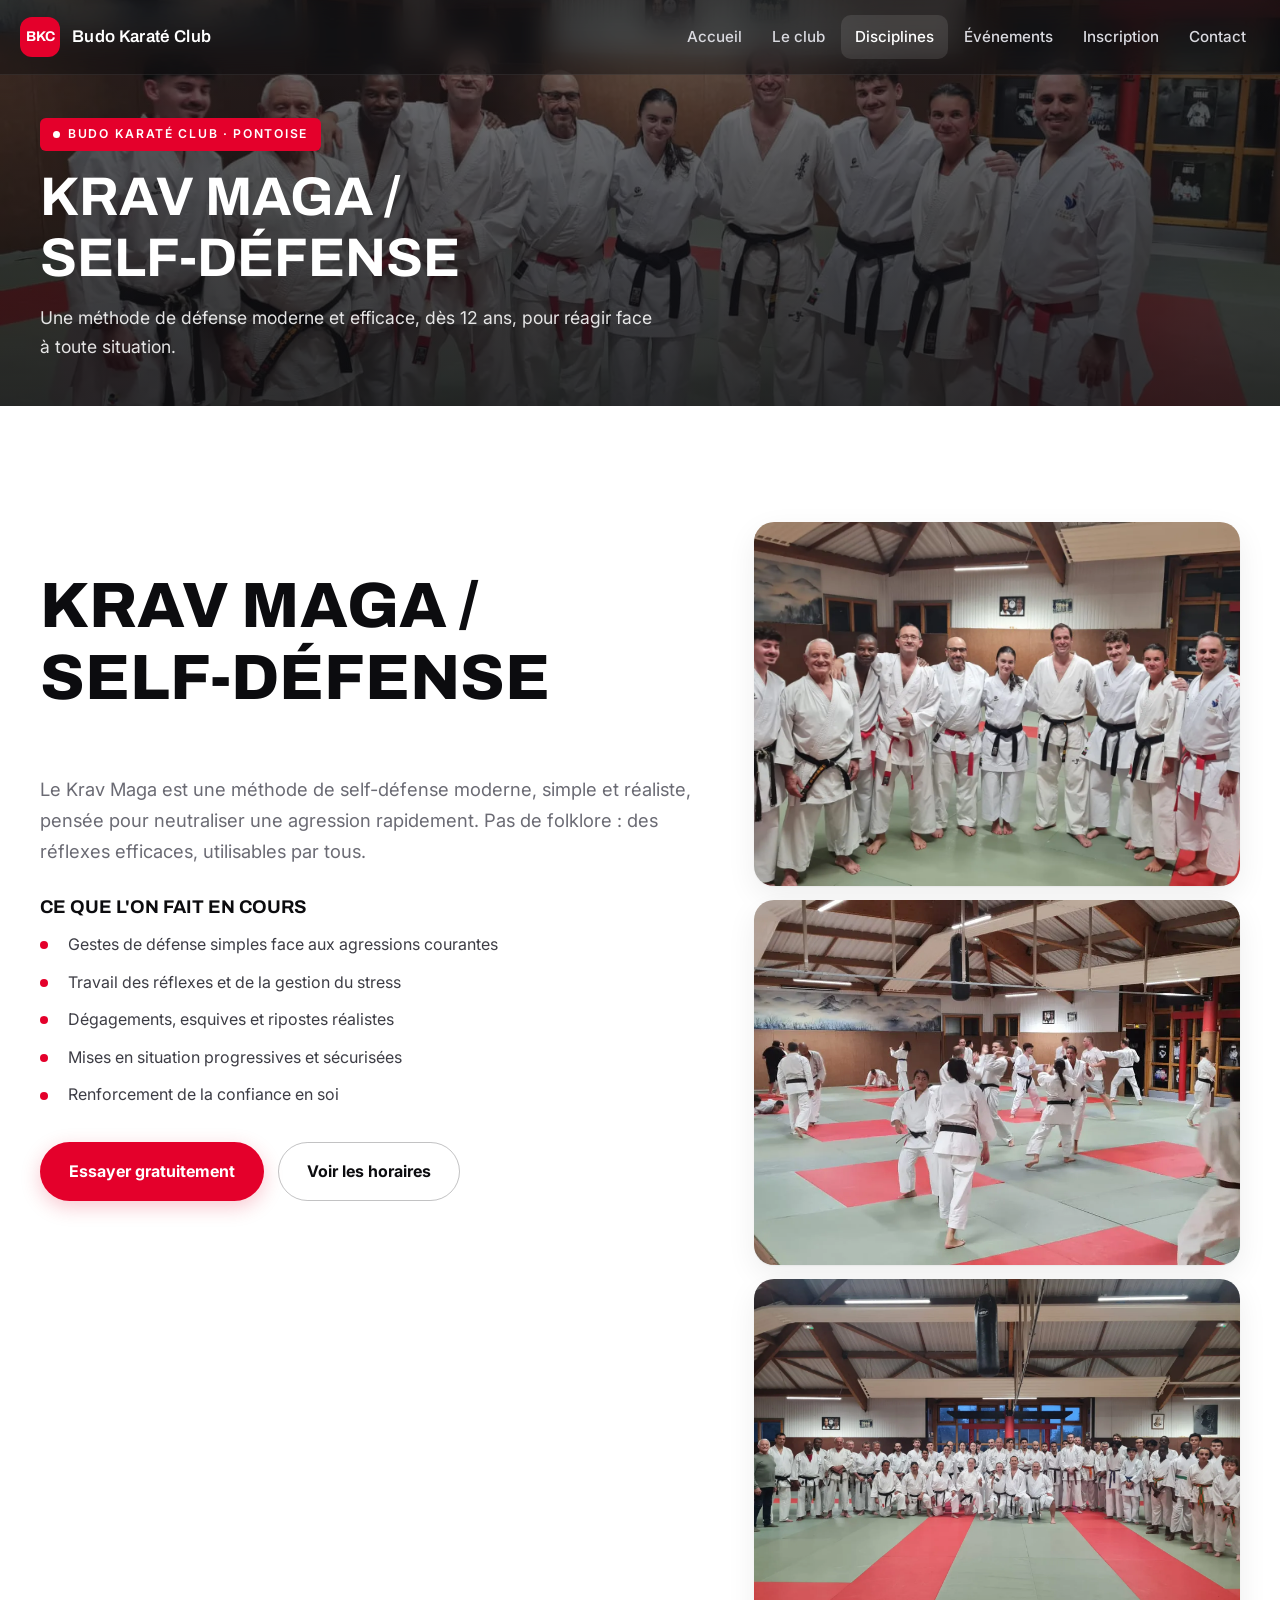
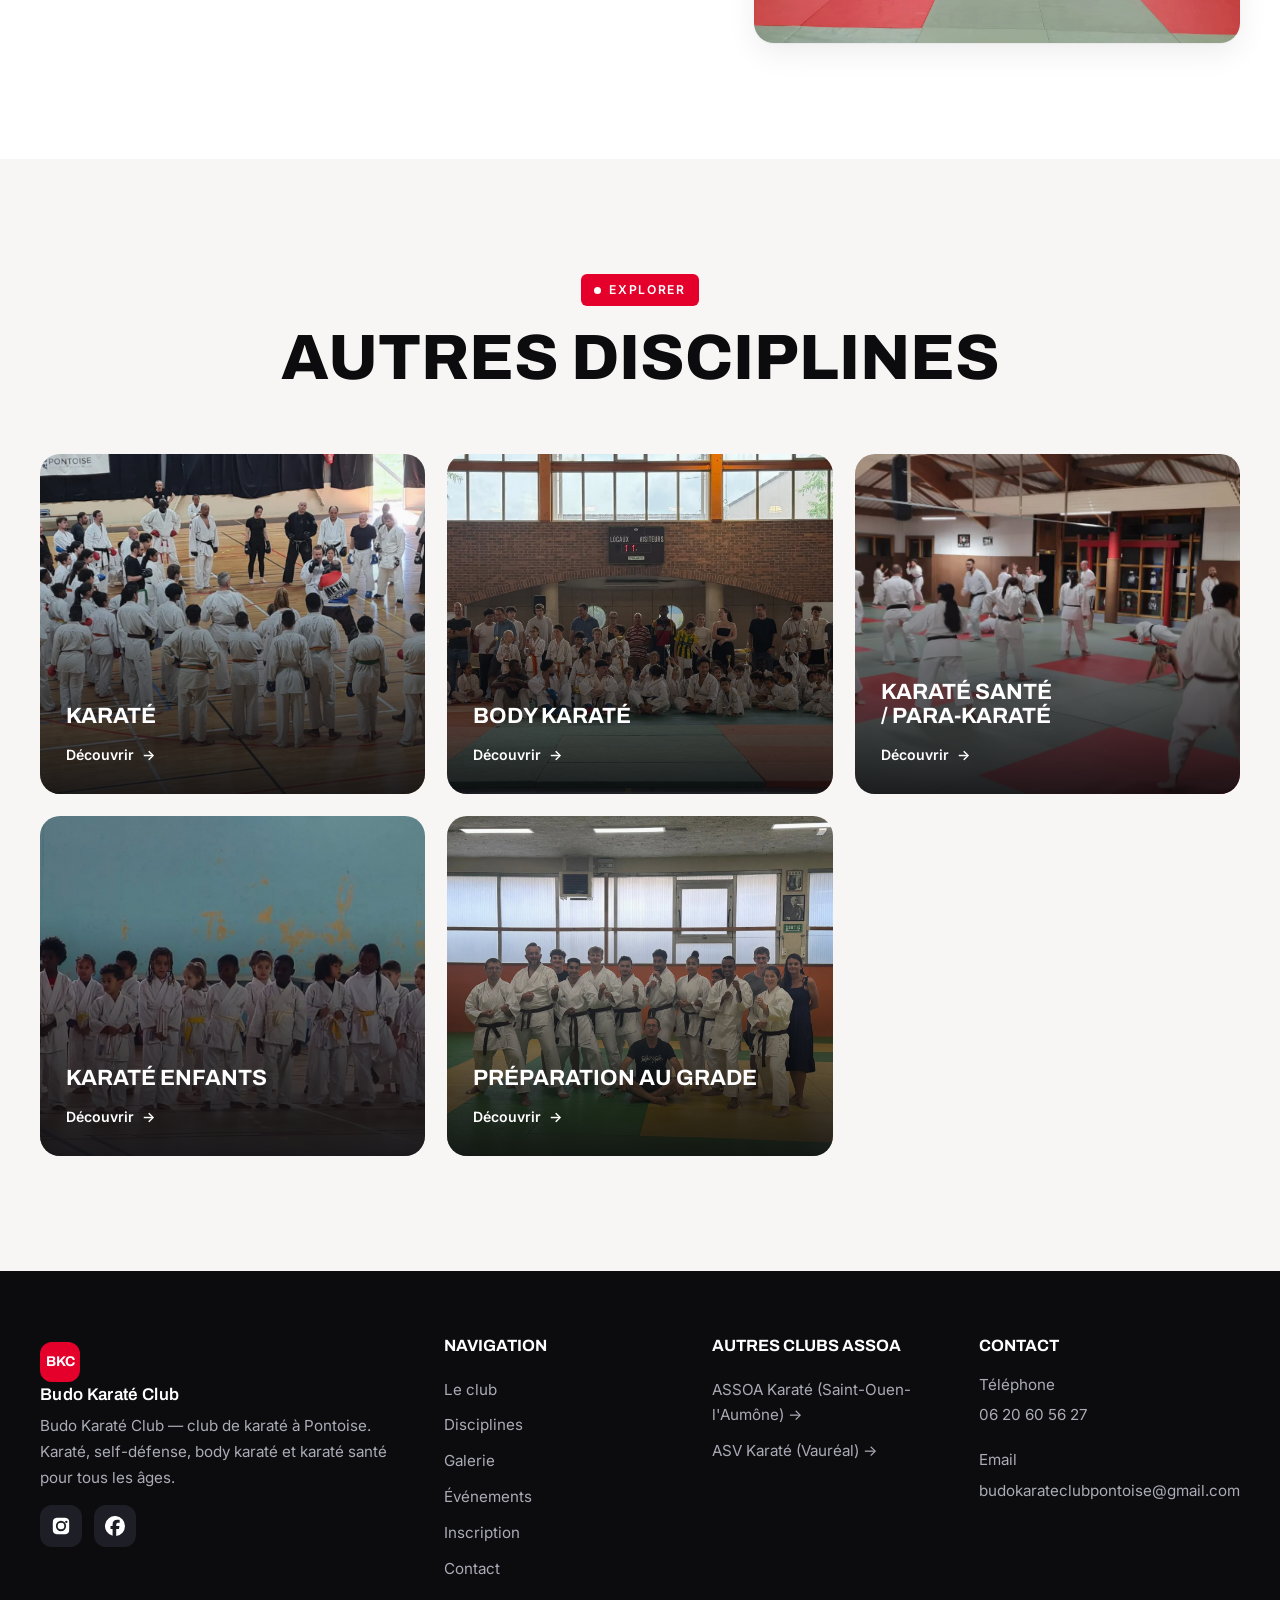
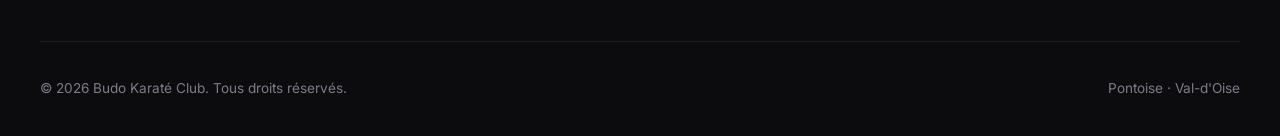
<file: discipline-krav-maga.html>
<!DOCTYPE html>
<html lang="fr">
<head>
    <meta charset="UTF-8">
    <meta name="viewport" content="width=device-width, initial-scale=1">
    <title>Krav Maga / Self-Défense — Budo Karaté Club Pontoise</title>
    <meta name="description" content="Budo Karaté Club Pontoise (95300) : cours de karaté enfants et adultes au Centre sportif Nelson Mandela. Cours d&#039;essai gratuit.">
        <link rel="icon" href="data:image/svg+xml,%3Csvg%20xmlns%3D%27http%3A%2F%2Fwww.w3.org%2F2000%2Fsvg%27%20viewBox%3D%270%200%2064%2064%27%3E%3Crect%20width%3D%2764%27%20height%3D%2764%27%20rx%3D%2714%27%20fill%3D%27%23e4002b%27%2F%3E%3Ctext%20x%3D%2732%27%20y%3D%2745%27%20font-family%3D%27Arial%2CHelvetica%2Csans-serif%27%20font-size%3D%2723%27%20font-weight%3D%27700%27%20fill%3D%27%23ffffff%27%20text-anchor%3D%27middle%27%3EBKC%3C%2Ftext%3E%3C%2Fsvg%3E">

        <meta property="og:type" content="website">
    <meta property="og:site_name" content="Budo Karaté Club">
    <meta property="og:locale" content="fr_FR">
    <meta property="og:title" content="Krav Maga / Self-Défense — Budo Karaté Club Pontoise">
    <meta property="og:description" content="Budo Karaté Club Pontoise (95300) : cours de karaté enfants et adultes au Centre sportif Nelson Mandela. Cours d&#039;essai gratuit.">
    <meta property="og:url" content="https://sebyastien.github.io/budo-karate-pontoise/">
    <meta property="og:image" content="https://sebyastien.github.io/budo-karate-pontoise/images/og/pontoise.jpg">
    <meta name="twitter:card" content="summary_large_image">
    <meta name="twitter:title" content="Krav Maga / Self-Défense — Budo Karaté Club Pontoise">
    <meta name="twitter:description" content="Budo Karaté Club Pontoise (95300) : cours de karaté enfants et adultes au Centre sportif Nelson Mandela. Cours d&#039;essai gratuit.">
    <meta name="twitter:image" content="https://sebyastien.github.io/budo-karate-pontoise/images/og/pontoise.jpg">
    
    <script type="application/ld+json">{"@context":"https://schema.org","@type":"SportsClub","name":"Budo Karaté Club","description":"Budo Karaté Club Pontoise (95300) : cours de karaté enfants et adultes au Centre sportif Nelson Mandela. Cours d'essai gratuit.","url":"https://sebyastien.github.io/budo-karate-pontoise/","image":"https://sebyastien.github.io/budo-karate-pontoise/images/og/pontoise.jpg","sport":"Karaté","telephone":"06 20 60 56 27","email":"budokarateclubpontoise@gmail.com","address":{"@type":"PostalAddress","streetAddress":"Boulevard de l'Europe","addressLocality":"Pontoise","postalCode":"95300","addressCountry":"FR"}}</script>    <link rel="preconnect" href="https://fonts.googleapis.com">
    <link rel="preconnect" href="https://fonts.gstatic.com" crossorigin>
    <link href="https://fonts.googleapis.com/css2?family=Inter:wght@400;500;600;700;800&family=Archivo:wght@600;700;800;900&display=swap" rel="stylesheet">
    <link rel="stylesheet" href="assets/css/site.css?v=11">
    <style>:root{--red:#e4002b;--red-600:#c00024;--red-glow:rgba(228, 0, 43, .22);--display:'Archivo', sans-serif;}</style>
</head>
<body data-ville="pontoise">

<a href="#contenu" class="skip-link">Aller au contenu</a>

<header class="site-header" id="siteHeader">
    <div class="nav-wrap">
        <a class="brand" href="index.html" aria-label="Accueil Budo Karaté Club">
            <span class="brand-mark">BKC</span>
            <span class="brand-txt">Budo Karaté Club</span>
        </a>

                <nav class="nav" id="nav" aria-label="Navigation principale">
            <button class="nav-close" id="navClose" aria-label="Fermer le menu">&times;</button>
                            <a href="index.html">Accueil</a>
                            <a href="le-club.html">Le club</a>
                            <a href="disciplines.html" class="active">Disciplines</a>
                            <a href="evenements.html">Événements</a>
                            <a href="inscription.html">Inscription</a>
                            <a href="contact.html">Contact</a>
                                </nav>

        <button class="nav-burger" id="navBurger" aria-label="Ouvrir le menu" aria-controls="nav" aria-expanded="false">
            <span></span><span></span><span></span>
        </button>
    </div>
</header>
<div class="nav-overlay" id="navOverlay" hidden></div>

<main id="contenu">
<section class="page-banner">
  <img src="images/club/prof.webp" alt="" class="pb-bg">
  <div class="container pb-inner">
    <span class="eyebrow" style="color:#fff">Budo Karaté Club · Pontoise</span>
    <h1>Krav Maga / Self-Défense</h1>
    <p>Une méthode de défense moderne et efficace, dès 12 ans, pour réagir face à toute situation.</p>  </div>
</section>

<section class="section">
  <div class="container disc-detail-page">
    <div class="disc-detail-main">
      <div class="section-head left reveal"><span class="eyebrow">Dès 12 ans</span><h2>Krav Maga / Self-Défense</h2></div>
      <p class="lead-txt reveal">Le Krav Maga est une méthode de self-défense moderne, simple et réaliste, pensée pour neutraliser une agression rapidement. Pas de folklore : des réflexes efficaces, utilisables par tous.</p>

      <h3 class="disc-sub reveal">Ce que l'on fait en cours</h3>
      <ul class="disc-list reveal">
        <li>Gestes de défense simples face aux agressions courantes</li><li>Travail des réflexes et de la gestion du stress</li><li>Dégagements, esquives et ripostes réalistes</li><li>Mises en situation progressives et sécurisées</li><li>Renforcement de la confiance en soi</li>      </ul>

      
      <div class="cta-actions reveal" style="justify-content:flex-start;margin-top:34px">
        <a href="contact.html" class="btn btn-primary">Essayer gratuitement</a>
        <a href="le-club.html#horaires" class="btn btn-outline">Voir les horaires</a>
      </div>
    </div>

        <aside class="disc-detail-gal reveal">
              <img src="images/club/prof.webp" alt="Krav Maga / Self-Défense" loading="lazy">
              <img src="images/club/entrainement.webp" alt="Krav Maga / Self-Défense" loading="lazy">
              <img src="images/club/stage.webp" alt="Krav Maga / Self-Défense" loading="lazy">
          </aside>
      </div>
</section>

<!-- Autres disciplines -->
<section class="section values">
  <div class="container">
    <div class="section-head reveal"><span class="eyebrow">Explorer</span><h2>Autres disciplines</h2></div>
    <div class="disc-grid">
              <article class="disc-card reveal">
          <img src="images/club/master.webp" alt="Karaté" loading="lazy">
          <div class="disc-body">
            <h3>Karaté</h3>
            <a class="disc-link" href="discipline-karate.html">Découvrir</a>
          </div>
        </article>
              <article class="disc-card reveal">
          <img src="images/club/ccoupe.webp" alt="Body Karaté" loading="lazy">
          <div class="disc-body">
            <h3>Body Karaté</h3>
            <a class="disc-link" href="discipline-body-karate.html">Découvrir</a>
          </div>
        </article>
              <article class="disc-card reveal">
          <img src="images/club/cours.webp" alt="Karaté Santé / Para-Karaté" loading="lazy">
          <div class="disc-body">
            <h3>Karaté Santé / Para-Karaté</h3>
            <a class="disc-link" href="discipline-karate-sante.html">Découvrir</a>
          </div>
        </article>
              <article class="disc-card reveal">
          <img src="images/club/enfant.webp" alt="Karaté enfants" loading="lazy">
          <div class="disc-body">
            <h3>Karaté enfants</h3>
            <a class="disc-link" href="discipline-karate-enfants.html">Découvrir</a>
          </div>
        </article>
              <article class="disc-card reveal">
          <img src="images/passage de grade.webp" alt="Préparation au grade" loading="lazy">
          <div class="disc-body">
            <h3>Préparation au grade</h3>
            <a class="disc-link" href="discipline-preparation-grade.html">Découvrir</a>
          </div>
        </article>
          </div>
  </div>
</section>

</main>

<footer class="site-footer">
    <div class="foot-grid">
        <div class="foot-col foot-brand">
            <a class="brand" href="index.html">
                <span class="brand-mark">BKC</span>
                <span class="brand-txt">Budo Karaté Club</span>
            </a>
            <p>Budo Karaté Club — club de karaté à Pontoise. Karaté, self-défense, body karaté et karaté santé pour tous les âges.</p>
            <div class="socials">
                <a href="#" target="_blank" rel="noopener" aria-label="Instagram">
                    <svg role="img" viewBox="0 0 24 24" xmlns="http://www.w3.org/2000/svg"><path d="M12 2.16c3.2 0 3.58.01 4.85.07 1.17.05 1.8.25 2.23.41.56.22.96.48 1.38.9.42.42.68.82.9 1.38.16.42.36 1.06.41 2.23.06 1.27.07 1.65.07 4.85s-.01 3.58-.07 4.85c-.05 1.17-.25 1.8-.41 2.23-.22.56-.48.96-.9 1.38-.42.42-.82.68-1.38.9-.42.16-1.06.36-2.23.41-1.27.06-1.65.07-4.85.07s-3.58-.01-4.85-.07c-1.17-.05-1.8-.25-2.23-.41a3.7 3.7 0 0 1-1.38-.9 3.7 3.7 0 0 1-.9-1.38c-.16-.42-.36-1.06-.41-2.23C2.17 15.58 2.16 15.2 2.16 12s.01-3.58.07-4.85c.05-1.17.25-1.8.41-2.23.22-.56.48-.96.9-1.38.42-.42.82-.68 1.38-.9.42-.16 1.06-.36 2.23-.41C8.42 2.17 8.8 2.16 12 2.16zm0 3.68A6.16 6.16 0 1 0 18.16 12 6.16 6.16 0 0 0 12 5.84zm0 10.16A4 4 0 1 1 16 12a4 4 0 0 1-4 4zm6.4-10.4a1.44 1.44 0 1 0 1.44 1.44 1.44 1.44 0 0 0-1.44-1.44z"/></svg>
                </a>
                <a href="#" target="_blank" rel="noopener" aria-label="Facebook">
                    <svg role="img" viewBox="0 0 24 24" xmlns="http://www.w3.org/2000/svg"><path d="M9.1 23.7v-8H6.6v-3.67h2.5v-1.58c0-4.09 1.85-5.98 5.86-5.98.4 0 .95.04 1.47.1.51.06.86.13 1.14.2v3.32a8.6 8.6 0 0 0-.65-.03c-.24-.01-.5-.01-.73-.01-.71 0-1.26.1-1.68.31a1.7 1.7 0 0 0-.68.62c-.26.42-.37 1-.37 1.75v1.3h3.92l-.39 2.1-.29 1.56h-3.24v8.25A12 12 0 0 0 24 12 12 12 0 1 0 9.1 23.7z"/></svg>
                </a>
            </div>
        </div>

        <div class="foot-col">
            <h3>Navigation</h3>
            <a href="le-club.html">Le club</a>
            <a href="disciplines.html">Disciplines</a>
            <a href="galerie.html">Galerie</a>
            <a href="evenements.html">Événements</a>
            <a href="inscription.html">Inscription</a>
            <a href="contact.html">Contact</a>
        </div>

                <div class="foot-col">
            <h3>Autres clubs ASSOA</h3>
                            <a href="https://sebyastien.github.io/assoa-karate-soa/">ASSOA Karaté (Saint-Ouen-l&#039;Aumône) →</a>
                            <a href="https://sebyastien.github.io/asv-karate/">ASV Karaté (Vauréal) →</a>
                    </div>
        
        <div class="foot-col">
            <h3>Contact</h3>
            <p>Téléphone<br><a href="tel:+33620605627">06 20 60 56 27</a></p>
            <p>Email<br><a href="mailto:budokarateclubpontoise@gmail.com">budokarateclubpontoise@gmail.com</a></p>
        </div>
    </div>
    <div class="foot-bottom">
        <p>© 2026 Budo Karaté Club. Tous droits réservés.</p>
        <p>Pontoise · Val-d'Oise</p>
    </div>
</footer>

<button id="toTop" class="to-top" aria-label="Revenir en haut">
    <svg viewBox="0 0 24 24" width="22" height="22" fill="none" stroke="currentColor" stroke-width="2.5" stroke-linecap="round" stroke-linejoin="round"><path d="M18 15l-6-6-6 6"/></svg>
</button>

<script src="assets/js/site.js?v=1"></script>
</body>
</html>
</file>
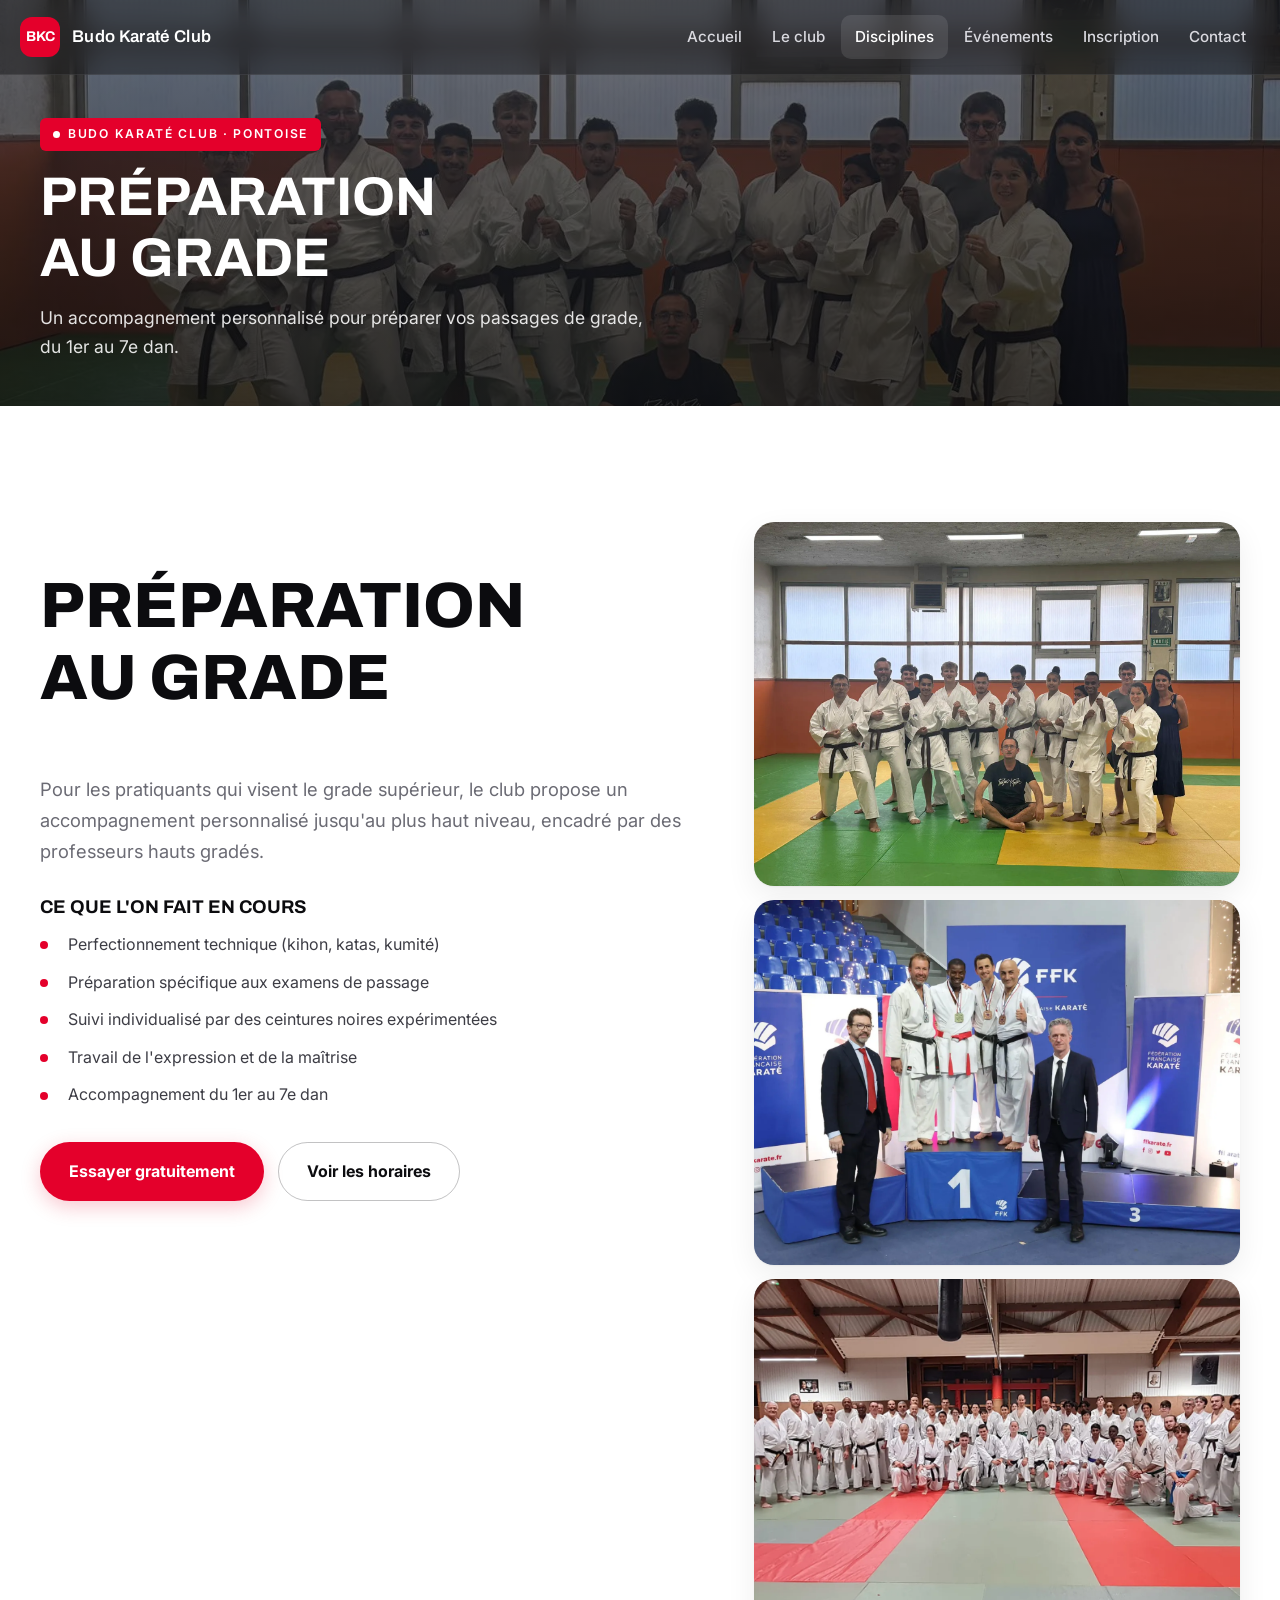
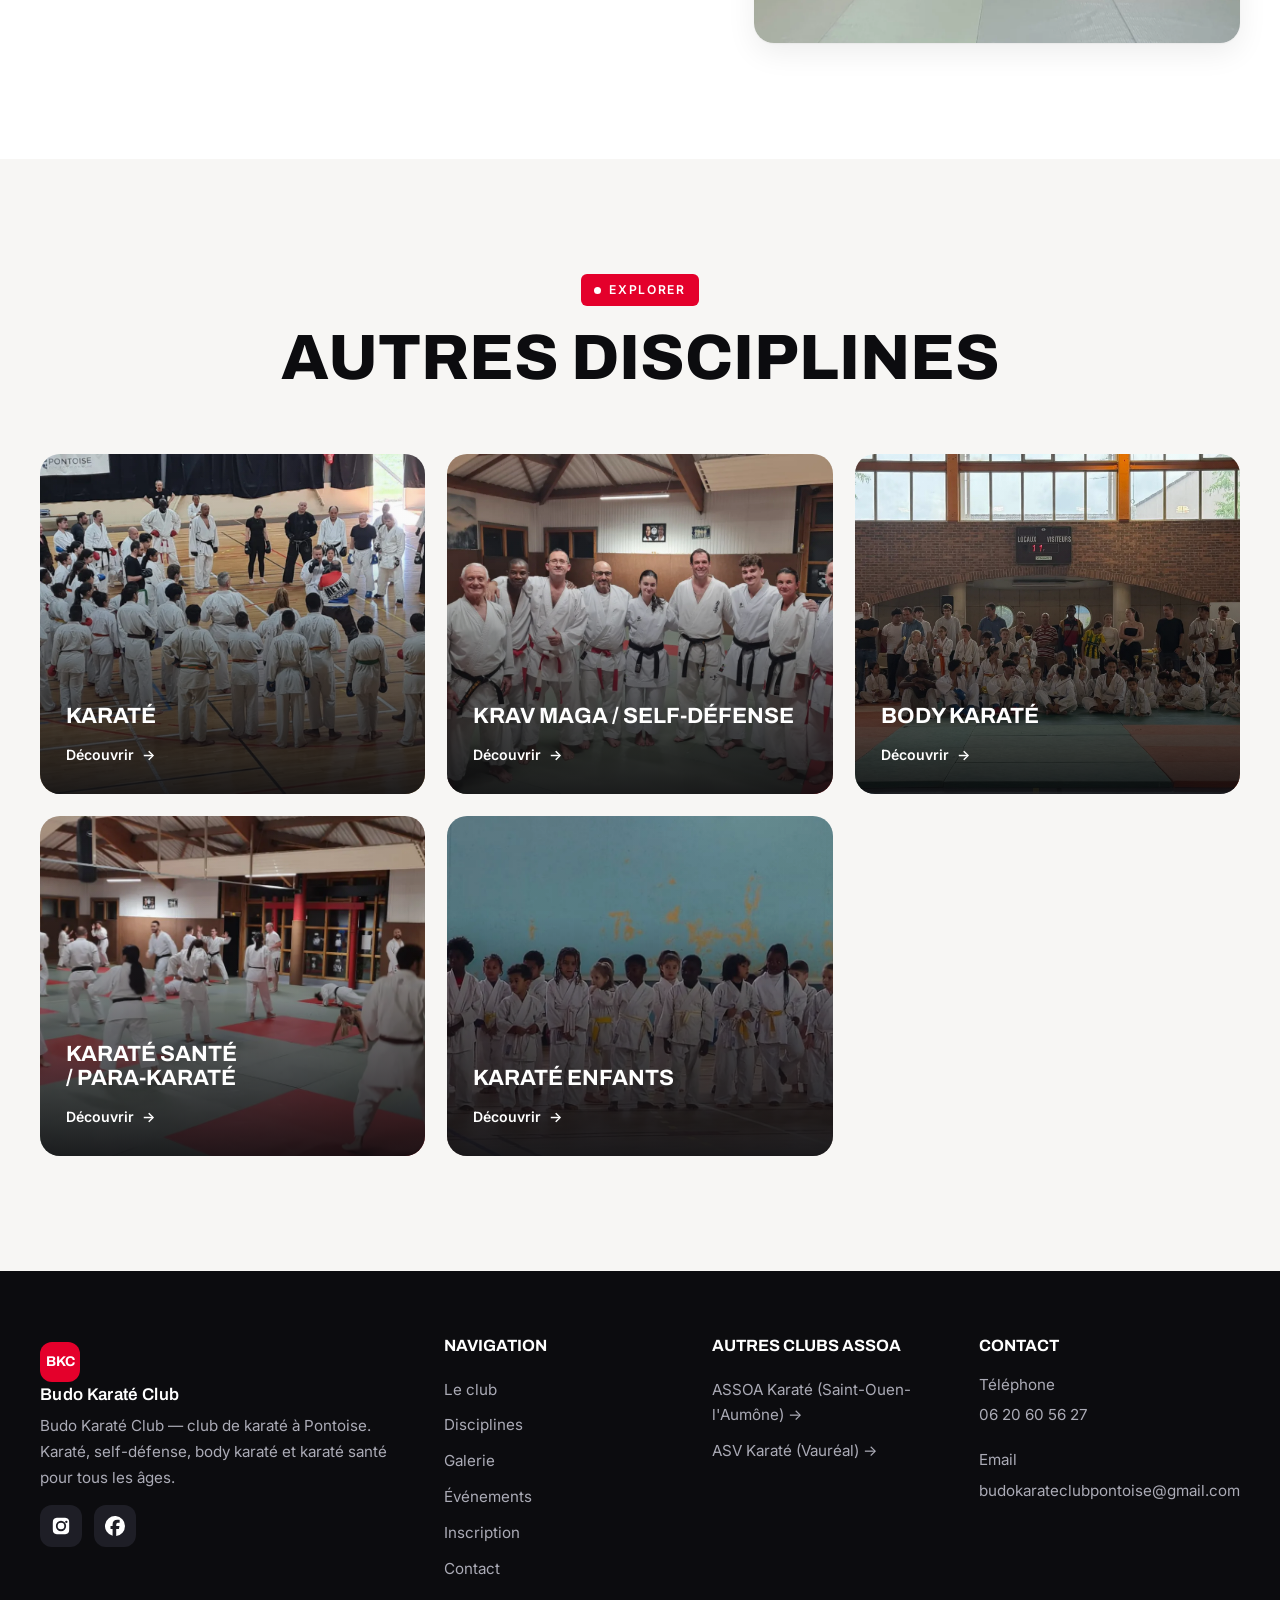
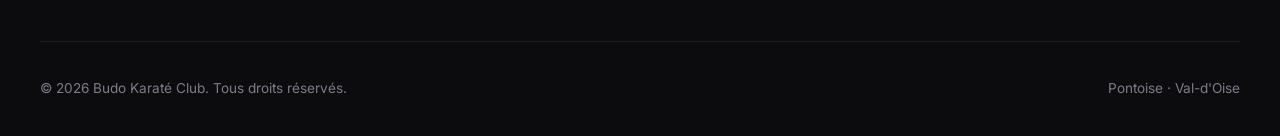
<file: discipline-preparation-grade.html>
<!DOCTYPE html>
<html lang="fr">
<head>
    <meta charset="UTF-8">
    <meta name="viewport" content="width=device-width, initial-scale=1">
    <title>Préparation au grade — Budo Karaté Club Pontoise</title>
    <meta name="description" content="Budo Karaté Club Pontoise (95300) : cours de karaté enfants et adultes au Centre sportif Nelson Mandela. Cours d&#039;essai gratuit.">
        <link rel="icon" href="data:image/svg+xml,%3Csvg%20xmlns%3D%27http%3A%2F%2Fwww.w3.org%2F2000%2Fsvg%27%20viewBox%3D%270%200%2064%2064%27%3E%3Crect%20width%3D%2764%27%20height%3D%2764%27%20rx%3D%2714%27%20fill%3D%27%23e4002b%27%2F%3E%3Ctext%20x%3D%2732%27%20y%3D%2745%27%20font-family%3D%27Arial%2CHelvetica%2Csans-serif%27%20font-size%3D%2723%27%20font-weight%3D%27700%27%20fill%3D%27%23ffffff%27%20text-anchor%3D%27middle%27%3EBKC%3C%2Ftext%3E%3C%2Fsvg%3E">

        <meta property="og:type" content="website">
    <meta property="og:site_name" content="Budo Karaté Club">
    <meta property="og:locale" content="fr_FR">
    <meta property="og:title" content="Préparation au grade — Budo Karaté Club Pontoise">
    <meta property="og:description" content="Budo Karaté Club Pontoise (95300) : cours de karaté enfants et adultes au Centre sportif Nelson Mandela. Cours d&#039;essai gratuit.">
    <meta property="og:url" content="https://sebyastien.github.io/budo-karate-pontoise/">
    <meta property="og:image" content="https://sebyastien.github.io/budo-karate-pontoise/images/og/pontoise.jpg">
    <meta name="twitter:card" content="summary_large_image">
    <meta name="twitter:title" content="Préparation au grade — Budo Karaté Club Pontoise">
    <meta name="twitter:description" content="Budo Karaté Club Pontoise (95300) : cours de karaté enfants et adultes au Centre sportif Nelson Mandela. Cours d&#039;essai gratuit.">
    <meta name="twitter:image" content="https://sebyastien.github.io/budo-karate-pontoise/images/og/pontoise.jpg">
    
    <script type="application/ld+json">{"@context":"https://schema.org","@type":"SportsClub","name":"Budo Karaté Club","description":"Budo Karaté Club Pontoise (95300) : cours de karaté enfants et adultes au Centre sportif Nelson Mandela. Cours d'essai gratuit.","url":"https://sebyastien.github.io/budo-karate-pontoise/","image":"https://sebyastien.github.io/budo-karate-pontoise/images/og/pontoise.jpg","sport":"Karaté","telephone":"06 20 60 56 27","email":"budokarateclubpontoise@gmail.com","address":{"@type":"PostalAddress","streetAddress":"Boulevard de l'Europe","addressLocality":"Pontoise","postalCode":"95300","addressCountry":"FR"}}</script>    <link rel="preconnect" href="https://fonts.googleapis.com">
    <link rel="preconnect" href="https://fonts.gstatic.com" crossorigin>
    <link href="https://fonts.googleapis.com/css2?family=Inter:wght@400;500;600;700;800&family=Archivo:wght@600;700;800;900&display=swap" rel="stylesheet">
    <link rel="stylesheet" href="assets/css/site.css?v=11">
    <style>:root{--red:#e4002b;--red-600:#c00024;--red-glow:rgba(228, 0, 43, .22);--display:'Archivo', sans-serif;}</style>
</head>
<body data-ville="pontoise">

<a href="#contenu" class="skip-link">Aller au contenu</a>

<header class="site-header" id="siteHeader">
    <div class="nav-wrap">
        <a class="brand" href="index.html" aria-label="Accueil Budo Karaté Club">
            <span class="brand-mark">BKC</span>
            <span class="brand-txt">Budo Karaté Club</span>
        </a>

                <nav class="nav" id="nav" aria-label="Navigation principale">
            <button class="nav-close" id="navClose" aria-label="Fermer le menu">&times;</button>
                            <a href="index.html">Accueil</a>
                            <a href="le-club.html">Le club</a>
                            <a href="disciplines.html" class="active">Disciplines</a>
                            <a href="evenements.html">Événements</a>
                            <a href="inscription.html">Inscription</a>
                            <a href="contact.html">Contact</a>
                                </nav>

        <button class="nav-burger" id="navBurger" aria-label="Ouvrir le menu" aria-controls="nav" aria-expanded="false">
            <span></span><span></span><span></span>
        </button>
    </div>
</header>
<div class="nav-overlay" id="navOverlay" hidden></div>

<main id="contenu">
<section class="page-banner">
  <img src="images/passage de grade.webp" alt="" class="pb-bg">
  <div class="container pb-inner">
    <span class="eyebrow" style="color:#fff">Budo Karaté Club · Pontoise</span>
    <h1>Préparation au grade</h1>
    <p>Un accompagnement personnalisé pour préparer vos passages de grade, du 1er au 7e dan.</p>  </div>
</section>

<section class="section">
  <div class="container disc-detail-page">
    <div class="disc-detail-main">
      <div class="section-head left reveal"><span class="eyebrow">Du 1er au 7e dan</span><h2>Préparation au grade</h2></div>
      <p class="lead-txt reveal">Pour les pratiquants qui visent le grade supérieur, le club propose un accompagnement personnalisé jusqu&#039;au plus haut niveau, encadré par des professeurs hauts gradés.</p>

      <h3 class="disc-sub reveal">Ce que l'on fait en cours</h3>
      <ul class="disc-list reveal">
        <li>Perfectionnement technique (kihon, katas, kumité)</li><li>Préparation spécifique aux examens de passage</li><li>Suivi individualisé par des ceintures noires expérimentées</li><li>Travail de l&#039;expression et de la maîtrise</li><li>Accompagnement du 1er au 7e dan</li>      </ul>

      
      <div class="cta-actions reveal" style="justify-content:flex-start;margin-top:34px">
        <a href="contact.html" class="btn btn-primary">Essayer gratuitement</a>
        <a href="le-club.html#horaires" class="btn btn-outline">Voir les horaires</a>
      </div>
    </div>

        <aside class="disc-detail-gal reveal">
              <img src="images/passage de grade.webp" alt="Préparation au grade" loading="lazy">
              <img src="images/jup_franc_2025.webp" alt="Préparation au grade" loading="lazy">
              <img src="images/jp stage.webp" alt="Préparation au grade" loading="lazy">
          </aside>
      </div>
</section>

<!-- Autres disciplines -->
<section class="section values">
  <div class="container">
    <div class="section-head reveal"><span class="eyebrow">Explorer</span><h2>Autres disciplines</h2></div>
    <div class="disc-grid">
              <article class="disc-card reveal">
          <img src="images/club/master.webp" alt="Karaté" loading="lazy">
          <div class="disc-body">
            <h3>Karaté</h3>
            <a class="disc-link" href="discipline-karate.html">Découvrir</a>
          </div>
        </article>
              <article class="disc-card reveal">
          <img src="images/club/prof.webp" alt="Krav Maga / Self-Défense" loading="lazy">
          <div class="disc-body">
            <h3>Krav Maga / Self-Défense</h3>
            <a class="disc-link" href="discipline-krav-maga.html">Découvrir</a>
          </div>
        </article>
              <article class="disc-card reveal">
          <img src="images/club/ccoupe.webp" alt="Body Karaté" loading="lazy">
          <div class="disc-body">
            <h3>Body Karaté</h3>
            <a class="disc-link" href="discipline-body-karate.html">Découvrir</a>
          </div>
        </article>
              <article class="disc-card reveal">
          <img src="images/club/cours.webp" alt="Karaté Santé / Para-Karaté" loading="lazy">
          <div class="disc-body">
            <h3>Karaté Santé / Para-Karaté</h3>
            <a class="disc-link" href="discipline-karate-sante.html">Découvrir</a>
          </div>
        </article>
              <article class="disc-card reveal">
          <img src="images/club/enfant.webp" alt="Karaté enfants" loading="lazy">
          <div class="disc-body">
            <h3>Karaté enfants</h3>
            <a class="disc-link" href="discipline-karate-enfants.html">Découvrir</a>
          </div>
        </article>
          </div>
  </div>
</section>

</main>

<footer class="site-footer">
    <div class="foot-grid">
        <div class="foot-col foot-brand">
            <a class="brand" href="index.html">
                <span class="brand-mark">BKC</span>
                <span class="brand-txt">Budo Karaté Club</span>
            </a>
            <p>Budo Karaté Club — club de karaté à Pontoise. Karaté, self-défense, body karaté et karaté santé pour tous les âges.</p>
            <div class="socials">
                <a href="#" target="_blank" rel="noopener" aria-label="Instagram">
                    <svg role="img" viewBox="0 0 24 24" xmlns="http://www.w3.org/2000/svg"><path d="M12 2.16c3.2 0 3.58.01 4.85.07 1.17.05 1.8.25 2.23.41.56.22.96.48 1.38.9.42.42.68.82.9 1.38.16.42.36 1.06.41 2.23.06 1.27.07 1.65.07 4.85s-.01 3.58-.07 4.85c-.05 1.17-.25 1.8-.41 2.23-.22.56-.48.96-.9 1.38-.42.42-.82.68-1.38.9-.42.16-1.06.36-2.23.41-1.27.06-1.65.07-4.85.07s-3.58-.01-4.85-.07c-1.17-.05-1.8-.25-2.23-.41a3.7 3.7 0 0 1-1.38-.9 3.7 3.7 0 0 1-.9-1.38c-.16-.42-.36-1.06-.41-2.23C2.17 15.58 2.16 15.2 2.16 12s.01-3.58.07-4.85c.05-1.17.25-1.8.41-2.23.22-.56.48-.96.9-1.38.42-.42.82-.68 1.38-.9.42-.16 1.06-.36 2.23-.41C8.42 2.17 8.8 2.16 12 2.16zm0 3.68A6.16 6.16 0 1 0 18.16 12 6.16 6.16 0 0 0 12 5.84zm0 10.16A4 4 0 1 1 16 12a4 4 0 0 1-4 4zm6.4-10.4a1.44 1.44 0 1 0 1.44 1.44 1.44 1.44 0 0 0-1.44-1.44z"/></svg>
                </a>
                <a href="#" target="_blank" rel="noopener" aria-label="Facebook">
                    <svg role="img" viewBox="0 0 24 24" xmlns="http://www.w3.org/2000/svg"><path d="M9.1 23.7v-8H6.6v-3.67h2.5v-1.58c0-4.09 1.85-5.98 5.86-5.98.4 0 .95.04 1.47.1.51.06.86.13 1.14.2v3.32a8.6 8.6 0 0 0-.65-.03c-.24-.01-.5-.01-.73-.01-.71 0-1.26.1-1.68.31a1.7 1.7 0 0 0-.68.62c-.26.42-.37 1-.37 1.75v1.3h3.92l-.39 2.1-.29 1.56h-3.24v8.25A12 12 0 0 0 24 12 12 12 0 1 0 9.1 23.7z"/></svg>
                </a>
            </div>
        </div>

        <div class="foot-col">
            <h3>Navigation</h3>
            <a href="le-club.html">Le club</a>
            <a href="disciplines.html">Disciplines</a>
            <a href="galerie.html">Galerie</a>
            <a href="evenements.html">Événements</a>
            <a href="inscription.html">Inscription</a>
            <a href="contact.html">Contact</a>
        </div>

                <div class="foot-col">
            <h3>Autres clubs ASSOA</h3>
                            <a href="https://sebyastien.github.io/assoa-karate-soa/">ASSOA Karaté (Saint-Ouen-l&#039;Aumône) →</a>
                            <a href="https://sebyastien.github.io/asv-karate/">ASV Karaté (Vauréal) →</a>
                    </div>
        
        <div class="foot-col">
            <h3>Contact</h3>
            <p>Téléphone<br><a href="tel:+33620605627">06 20 60 56 27</a></p>
            <p>Email<br><a href="mailto:budokarateclubpontoise@gmail.com">budokarateclubpontoise@gmail.com</a></p>
        </div>
    </div>
    <div class="foot-bottom">
        <p>© 2026 Budo Karaté Club. Tous droits réservés.</p>
        <p>Pontoise · Val-d'Oise</p>
    </div>
</footer>

<button id="toTop" class="to-top" aria-label="Revenir en haut">
    <svg viewBox="0 0 24 24" width="22" height="22" fill="none" stroke="currentColor" stroke-width="2.5" stroke-linecap="round" stroke-linejoin="round"><path d="M18 15l-6-6-6 6"/></svg>
</button>

<script src="assets/js/site.js?v=1"></script>
</body>
</html>
</file>
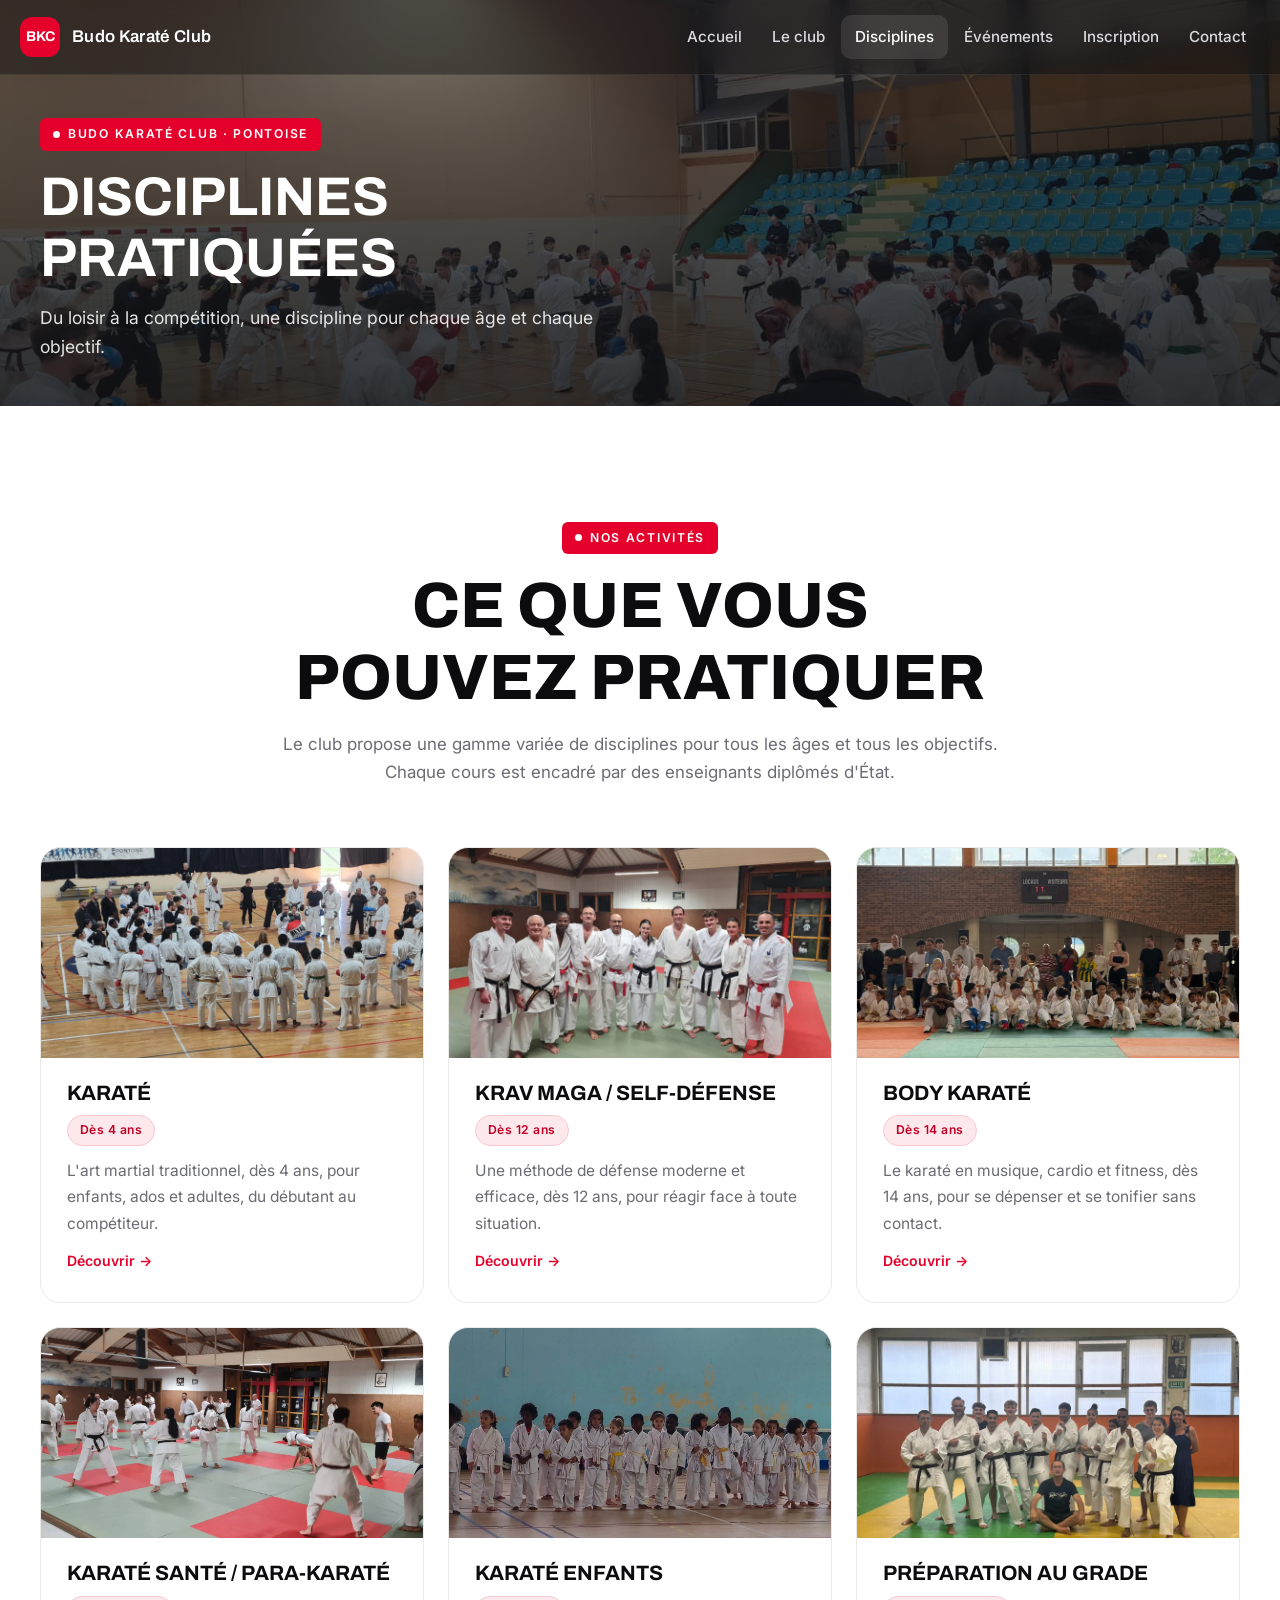
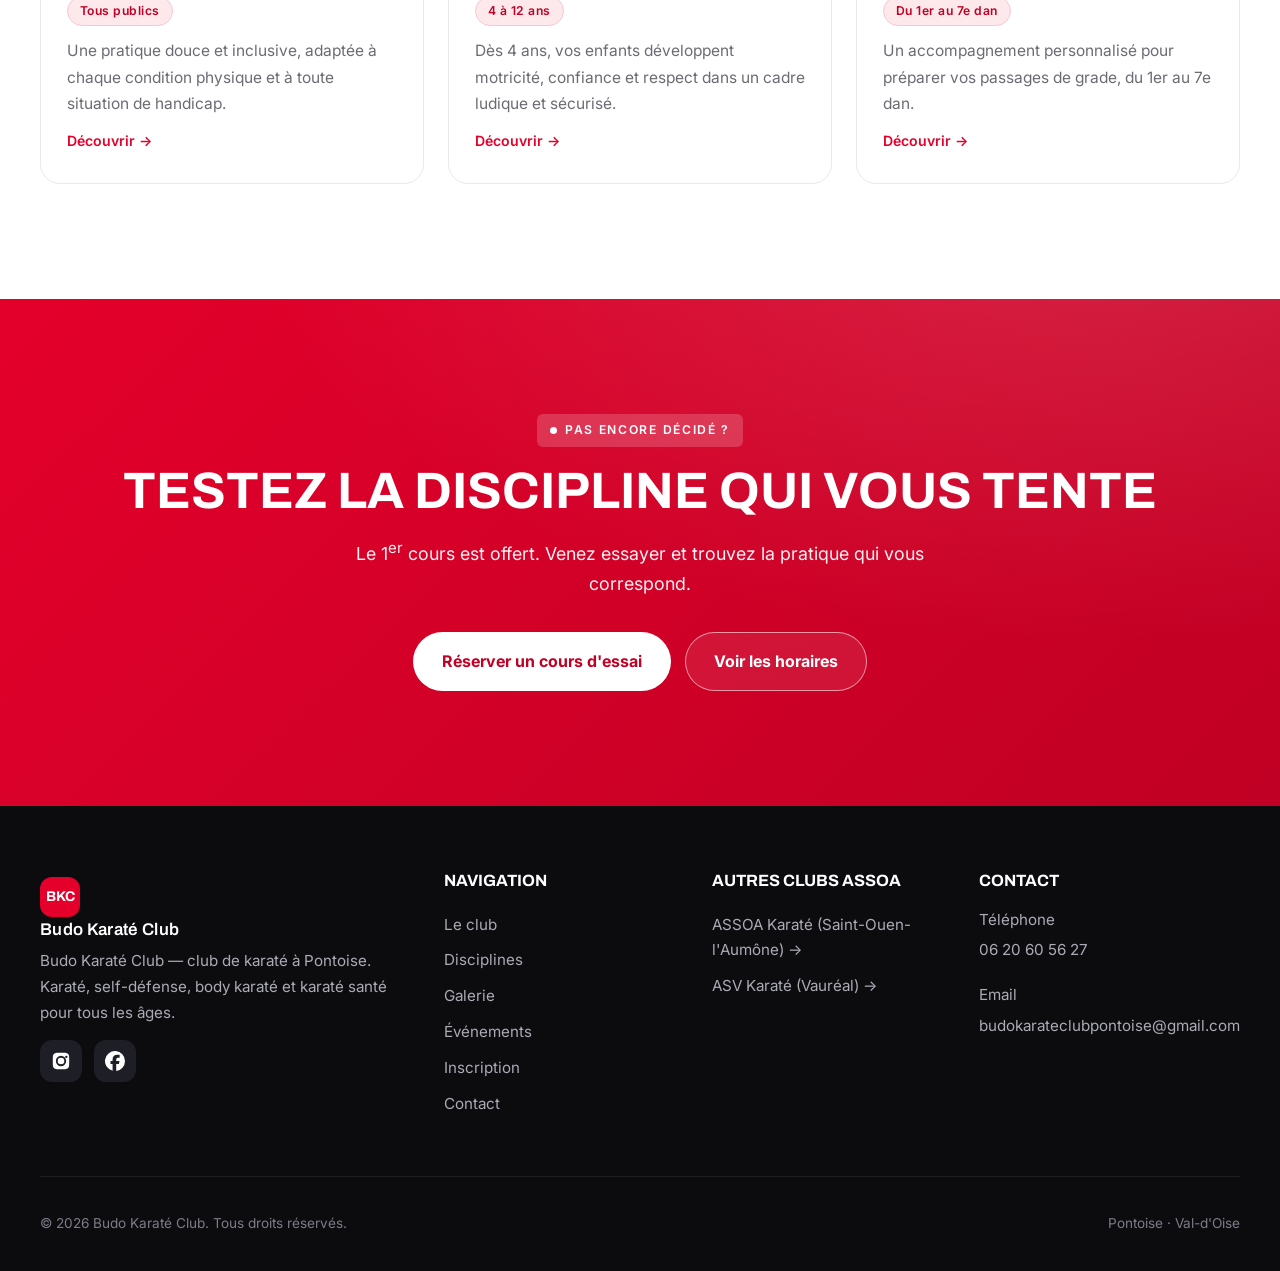
<file: disciplines.html>
<!DOCTYPE html>
<html lang="fr">
<head>
    <meta charset="UTF-8">
    <meta name="viewport" content="width=device-width, initial-scale=1">
    <title>Disciplines — Budo Karaté Club Pontoise</title>
    <meta name="description" content="Budo Karaté Club Pontoise (95300) : cours de karaté enfants et adultes au Centre sportif Nelson Mandela. Cours d&#039;essai gratuit.">
        <link rel="icon" href="data:image/svg+xml,%3Csvg%20xmlns%3D%27http%3A%2F%2Fwww.w3.org%2F2000%2Fsvg%27%20viewBox%3D%270%200%2064%2064%27%3E%3Crect%20width%3D%2764%27%20height%3D%2764%27%20rx%3D%2714%27%20fill%3D%27%23e4002b%27%2F%3E%3Ctext%20x%3D%2732%27%20y%3D%2745%27%20font-family%3D%27Arial%2CHelvetica%2Csans-serif%27%20font-size%3D%2723%27%20font-weight%3D%27700%27%20fill%3D%27%23ffffff%27%20text-anchor%3D%27middle%27%3EBKC%3C%2Ftext%3E%3C%2Fsvg%3E">

        <meta property="og:type" content="website">
    <meta property="og:site_name" content="Budo Karaté Club">
    <meta property="og:locale" content="fr_FR">
    <meta property="og:title" content="Disciplines — Budo Karaté Club Pontoise">
    <meta property="og:description" content="Budo Karaté Club Pontoise (95300) : cours de karaté enfants et adultes au Centre sportif Nelson Mandela. Cours d&#039;essai gratuit.">
    <meta property="og:url" content="https://sebyastien.github.io/budo-karate-pontoise/">
    <meta property="og:image" content="https://sebyastien.github.io/budo-karate-pontoise/images/og/pontoise.jpg">
    <meta name="twitter:card" content="summary_large_image">
    <meta name="twitter:title" content="Disciplines — Budo Karaté Club Pontoise">
    <meta name="twitter:description" content="Budo Karaté Club Pontoise (95300) : cours de karaté enfants et adultes au Centre sportif Nelson Mandela. Cours d&#039;essai gratuit.">
    <meta name="twitter:image" content="https://sebyastien.github.io/budo-karate-pontoise/images/og/pontoise.jpg">
    
    <script type="application/ld+json">{"@context":"https://schema.org","@type":"SportsClub","name":"Budo Karaté Club","description":"Budo Karaté Club Pontoise (95300) : cours de karaté enfants et adultes au Centre sportif Nelson Mandela. Cours d'essai gratuit.","url":"https://sebyastien.github.io/budo-karate-pontoise/","image":"https://sebyastien.github.io/budo-karate-pontoise/images/og/pontoise.jpg","sport":"Karaté","telephone":"06 20 60 56 27","email":"budokarateclubpontoise@gmail.com","address":{"@type":"PostalAddress","streetAddress":"Boulevard de l'Europe","addressLocality":"Pontoise","postalCode":"95300","addressCountry":"FR"}}</script>    <link rel="preconnect" href="https://fonts.googleapis.com">
    <link rel="preconnect" href="https://fonts.gstatic.com" crossorigin>
    <link href="https://fonts.googleapis.com/css2?family=Inter:wght@400;500;600;700;800&family=Archivo:wght@600;700;800;900&display=swap" rel="stylesheet">
    <link rel="stylesheet" href="assets/css/site.css?v=11">
    <style>:root{--red:#e4002b;--red-600:#c00024;--red-glow:rgba(228, 0, 43, .22);--display:'Archivo', sans-serif;}</style>
</head>
<body data-ville="pontoise">

<a href="#contenu" class="skip-link">Aller au contenu</a>

<header class="site-header" id="siteHeader">
    <div class="nav-wrap">
        <a class="brand" href="index.html" aria-label="Accueil Budo Karaté Club">
            <span class="brand-mark">BKC</span>
            <span class="brand-txt">Budo Karaté Club</span>
        </a>

                <nav class="nav" id="nav" aria-label="Navigation principale">
            <button class="nav-close" id="navClose" aria-label="Fermer le menu">&times;</button>
                            <a href="index.html">Accueil</a>
                            <a href="le-club.html">Le club</a>
                            <a href="disciplines.html" class="active">Disciplines</a>
                            <a href="evenements.html">Événements</a>
                            <a href="inscription.html">Inscription</a>
                            <a href="contact.html">Contact</a>
                                </nav>

        <button class="nav-burger" id="navBurger" aria-label="Ouvrir le menu" aria-controls="nav" aria-expanded="false">
            <span></span><span></span><span></span>
        </button>
    </div>
</header>
<div class="nav-overlay" id="navOverlay" hidden></div>

<main id="contenu">
<section class="page-banner">
  <img src="images/master-pontoise/IMG-20250716-WA0032.webp" alt="" class="pb-bg">
  <div class="container pb-inner">
    <span class="eyebrow" style="color:#fff">Budo Karaté Club · Pontoise</span>
    <h1>Disciplines pratiquées</h1>
    <p>Du loisir à la compétition, une discipline pour chaque âge et chaque objectif.</p>  </div>
</section>

<section class="section">
  <div class="container">
    <div class="section-head reveal"><span class="eyebrow">Nos activités</span><h2>Ce que vous pouvez pratiquer</h2>
      <p>Le club propose une gamme variée de disciplines pour tous les âges et tous les objectifs. Chaque cours est encadré par des enseignants diplômés d'État.</p></div>
    <div class="disc-detail">
              <a class="disc-detail-card reveal" href="discipline-karate.html">
          <img src="images/club/master.webp" alt="Karaté" loading="lazy">
          <div class="disc-detail-body">
            <h3>Karaté</h3>
            <span class="age">Dès 4 ans</span>
            <p>L&#039;art martial traditionnel, dès 4 ans, pour enfants, ados et adultes, du débutant au compétiteur.</p>
            <span class="disc-more">Découvrir →</span>
          </div>
        </a>
              <a class="disc-detail-card reveal" href="discipline-krav-maga.html">
          <img src="images/club/prof.webp" alt="Krav Maga / Self-Défense" loading="lazy">
          <div class="disc-detail-body">
            <h3>Krav Maga / Self-Défense</h3>
            <span class="age">Dès 12 ans</span>
            <p>Une méthode de défense moderne et efficace, dès 12 ans, pour réagir face à toute situation.</p>
            <span class="disc-more">Découvrir →</span>
          </div>
        </a>
              <a class="disc-detail-card reveal" href="discipline-body-karate.html">
          <img src="images/club/ccoupe.webp" alt="Body Karaté" loading="lazy">
          <div class="disc-detail-body">
            <h3>Body Karaté</h3>
            <span class="age">Dès 14 ans</span>
            <p>Le karaté en musique, cardio et fitness, dès 14 ans, pour se dépenser et se tonifier sans contact.</p>
            <span class="disc-more">Découvrir →</span>
          </div>
        </a>
              <a class="disc-detail-card reveal" href="discipline-karate-sante.html">
          <img src="images/club/cours.webp" alt="Karaté Santé / Para-Karaté" loading="lazy">
          <div class="disc-detail-body">
            <h3>Karaté Santé / Para-Karaté</h3>
            <span class="age">Tous publics</span>
            <p>Une pratique douce et inclusive, adaptée à chaque condition physique et à toute situation de handicap.</p>
            <span class="disc-more">Découvrir →</span>
          </div>
        </a>
              <a class="disc-detail-card reveal" href="discipline-karate-enfants.html">
          <img src="images/club/enfant.webp" alt="Karaté enfants" loading="lazy">
          <div class="disc-detail-body">
            <h3>Karaté enfants</h3>
            <span class="age">4 à 12 ans</span>
            <p>Dès 4 ans, vos enfants développent motricité, confiance et respect dans un cadre ludique et sécurisé.</p>
            <span class="disc-more">Découvrir →</span>
          </div>
        </a>
              <a class="disc-detail-card reveal" href="discipline-preparation-grade.html">
          <img src="images/passage de grade.webp" alt="Préparation au grade" loading="lazy">
          <div class="disc-detail-body">
            <h3>Préparation au grade</h3>
            <span class="age">Du 1er au 7e dan</span>
            <p>Un accompagnement personnalisé pour préparer vos passages de grade, du 1er au 7e dan.</p>
            <span class="disc-more">Découvrir →</span>
          </div>
        </a>
          </div>
  </div>
</section>

<section class="section cta-band">
  <div class="container">
    <span class="eyebrow" style="color:#fff">Pas encore décidé ?</span>
    <h2>Testez la discipline qui vous tente</h2>
    <p>Le 1<sup>er</sup> cours est offert. Venez essayer et trouvez la pratique qui vous correspond.</p>
    <div class="cta-actions">
      <a href="contact.html" class="btn btn-white">Réserver un cours d'essai</a>
      <a href="le-club.html#horaires" class="btn btn-ghost">Voir les horaires</a>
    </div>
  </div>
</section>

</main>

<footer class="site-footer">
    <div class="foot-grid">
        <div class="foot-col foot-brand">
            <a class="brand" href="index.html">
                <span class="brand-mark">BKC</span>
                <span class="brand-txt">Budo Karaté Club</span>
            </a>
            <p>Budo Karaté Club — club de karaté à Pontoise. Karaté, self-défense, body karaté et karaté santé pour tous les âges.</p>
            <div class="socials">
                <a href="#" target="_blank" rel="noopener" aria-label="Instagram">
                    <svg role="img" viewBox="0 0 24 24" xmlns="http://www.w3.org/2000/svg"><path d="M12 2.16c3.2 0 3.58.01 4.85.07 1.17.05 1.8.25 2.23.41.56.22.96.48 1.38.9.42.42.68.82.9 1.38.16.42.36 1.06.41 2.23.06 1.27.07 1.65.07 4.85s-.01 3.58-.07 4.85c-.05 1.17-.25 1.8-.41 2.23-.22.56-.48.96-.9 1.38-.42.42-.82.68-1.38.9-.42.16-1.06.36-2.23.41-1.27.06-1.65.07-4.85.07s-3.58-.01-4.85-.07c-1.17-.05-1.8-.25-2.23-.41a3.7 3.7 0 0 1-1.38-.9 3.7 3.7 0 0 1-.9-1.38c-.16-.42-.36-1.06-.41-2.23C2.17 15.58 2.16 15.2 2.16 12s.01-3.58.07-4.85c.05-1.17.25-1.8.41-2.23.22-.56.48-.96.9-1.38.42-.42.82-.68 1.38-.9.42-.16 1.06-.36 2.23-.41C8.42 2.17 8.8 2.16 12 2.16zm0 3.68A6.16 6.16 0 1 0 18.16 12 6.16 6.16 0 0 0 12 5.84zm0 10.16A4 4 0 1 1 16 12a4 4 0 0 1-4 4zm6.4-10.4a1.44 1.44 0 1 0 1.44 1.44 1.44 1.44 0 0 0-1.44-1.44z"/></svg>
                </a>
                <a href="#" target="_blank" rel="noopener" aria-label="Facebook">
                    <svg role="img" viewBox="0 0 24 24" xmlns="http://www.w3.org/2000/svg"><path d="M9.1 23.7v-8H6.6v-3.67h2.5v-1.58c0-4.09 1.85-5.98 5.86-5.98.4 0 .95.04 1.47.1.51.06.86.13 1.14.2v3.32a8.6 8.6 0 0 0-.65-.03c-.24-.01-.5-.01-.73-.01-.71 0-1.26.1-1.68.31a1.7 1.7 0 0 0-.68.62c-.26.42-.37 1-.37 1.75v1.3h3.92l-.39 2.1-.29 1.56h-3.24v8.25A12 12 0 0 0 24 12 12 12 0 1 0 9.1 23.7z"/></svg>
                </a>
            </div>
        </div>

        <div class="foot-col">
            <h3>Navigation</h3>
            <a href="le-club.html">Le club</a>
            <a href="disciplines.html">Disciplines</a>
            <a href="galerie.html">Galerie</a>
            <a href="evenements.html">Événements</a>
            <a href="inscription.html">Inscription</a>
            <a href="contact.html">Contact</a>
        </div>

                <div class="foot-col">
            <h3>Autres clubs ASSOA</h3>
                            <a href="https://sebyastien.github.io/assoa-karate-soa/">ASSOA Karaté (Saint-Ouen-l&#039;Aumône) →</a>
                            <a href="https://sebyastien.github.io/asv-karate/">ASV Karaté (Vauréal) →</a>
                    </div>
        
        <div class="foot-col">
            <h3>Contact</h3>
            <p>Téléphone<br><a href="tel:+33620605627">06 20 60 56 27</a></p>
            <p>Email<br><a href="mailto:budokarateclubpontoise@gmail.com">budokarateclubpontoise@gmail.com</a></p>
        </div>
    </div>
    <div class="foot-bottom">
        <p>© 2026 Budo Karaté Club. Tous droits réservés.</p>
        <p>Pontoise · Val-d'Oise</p>
    </div>
</footer>

<button id="toTop" class="to-top" aria-label="Revenir en haut">
    <svg viewBox="0 0 24 24" width="22" height="22" fill="none" stroke="currentColor" stroke-width="2.5" stroke-linecap="round" stroke-linejoin="round"><path d="M18 15l-6-6-6 6"/></svg>
</button>

<script src="assets/js/site.js?v=1"></script>
</body>
</html>
</file>
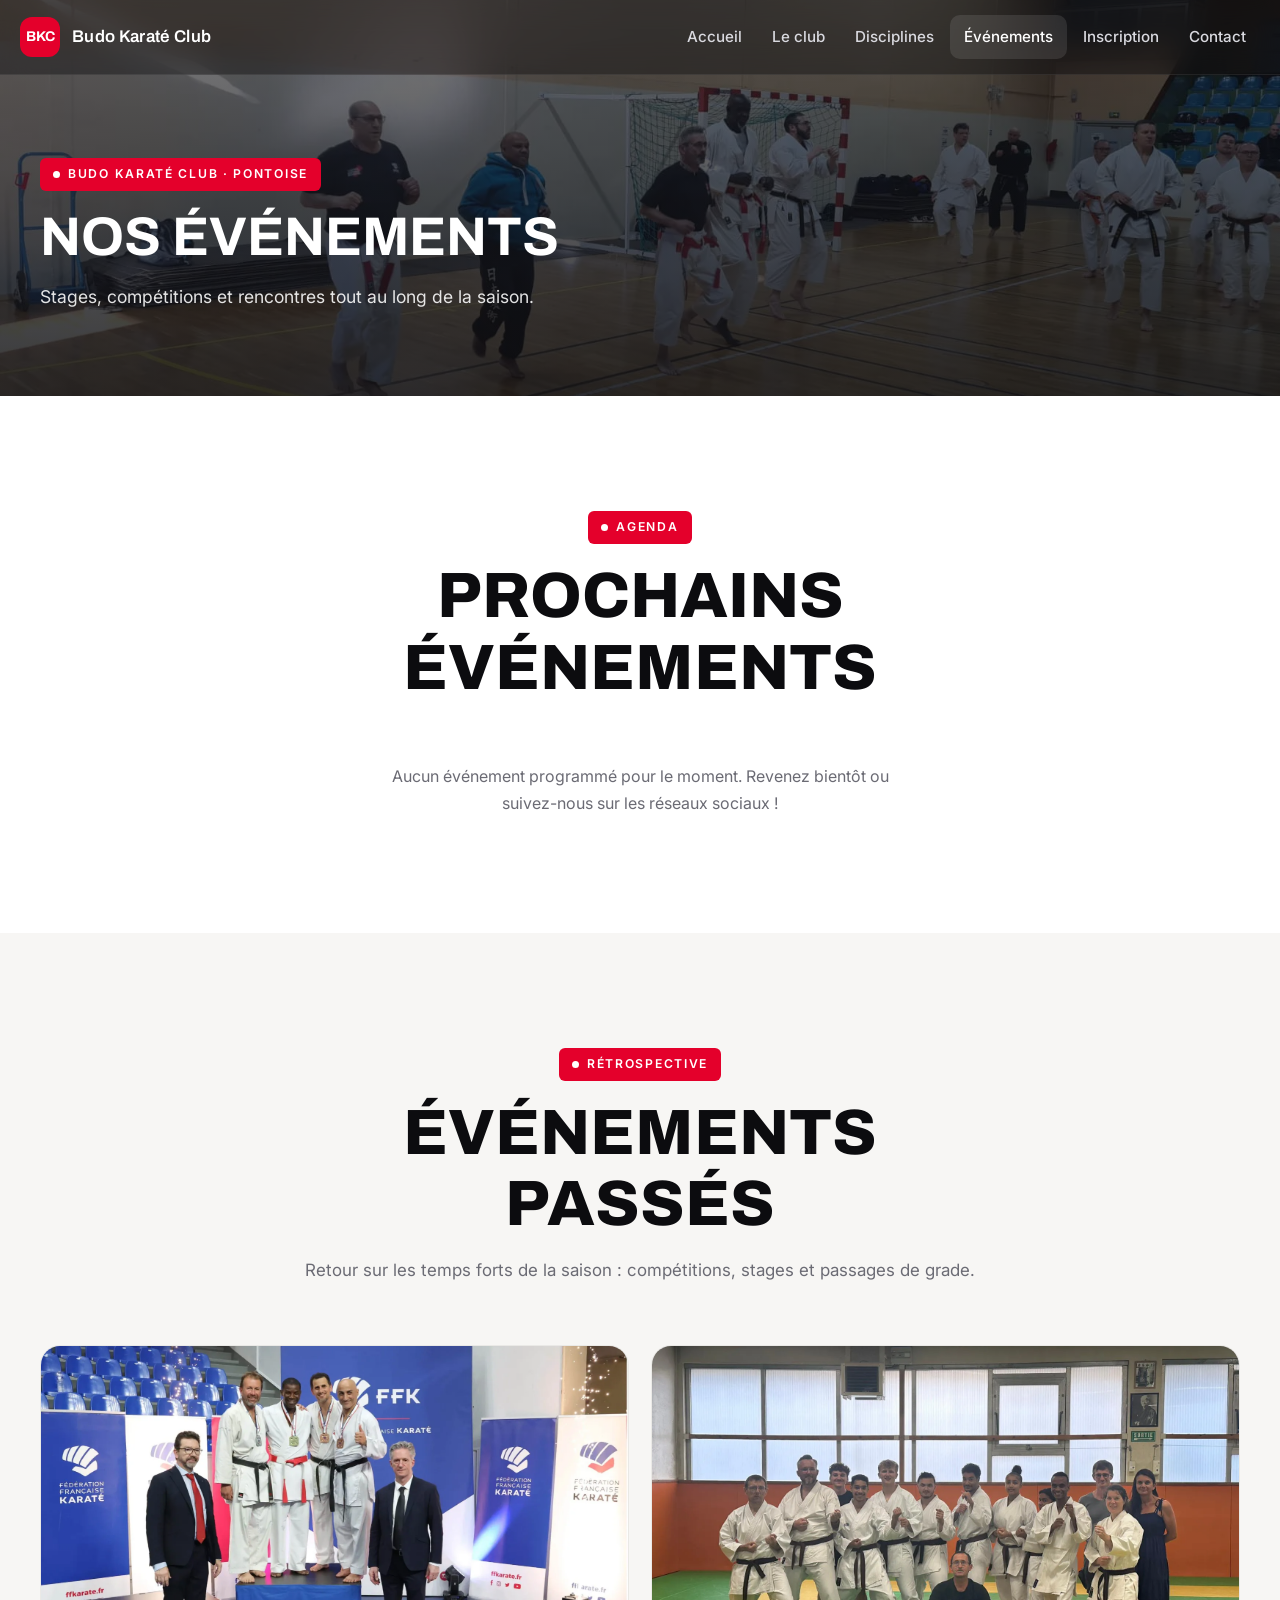
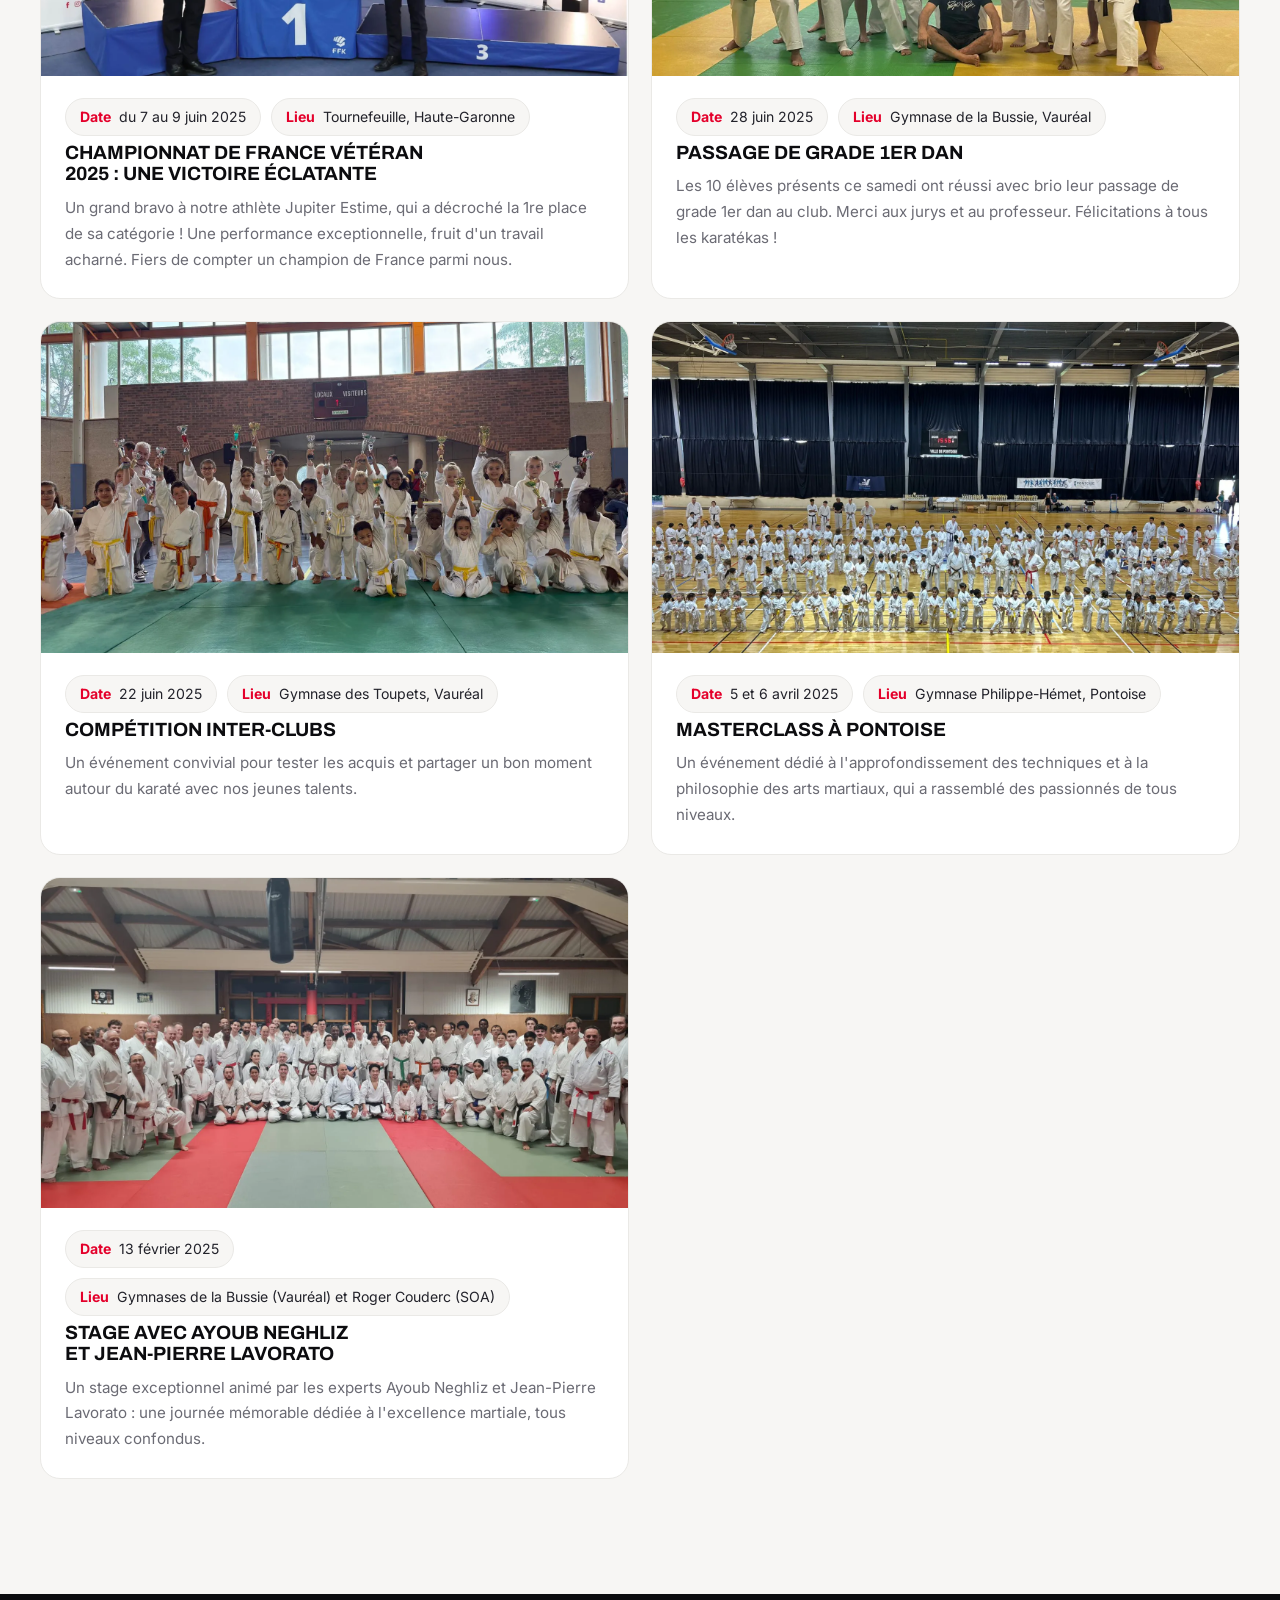
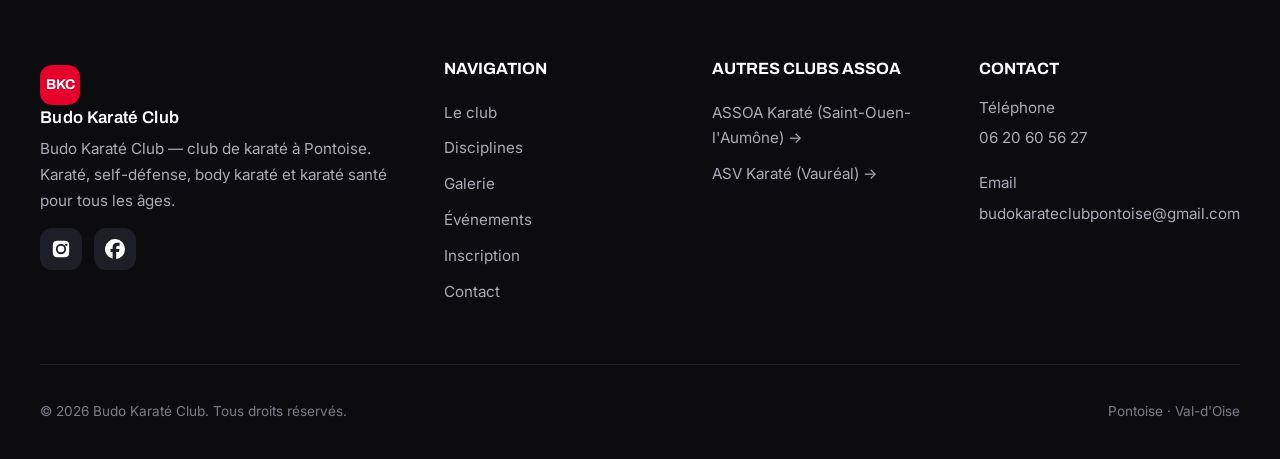
<file: evenements.html>
<!DOCTYPE html>
<html lang="fr">
<head>
    <meta charset="UTF-8">
    <meta name="viewport" content="width=device-width, initial-scale=1">
    <title>Événements — Budo Karaté Club Pontoise</title>
    <meta name="description" content="Budo Karaté Club Pontoise (95300) : cours de karaté enfants et adultes au Centre sportif Nelson Mandela. Cours d&#039;essai gratuit.">
        <link rel="icon" href="data:image/svg+xml,%3Csvg%20xmlns%3D%27http%3A%2F%2Fwww.w3.org%2F2000%2Fsvg%27%20viewBox%3D%270%200%2064%2064%27%3E%3Crect%20width%3D%2764%27%20height%3D%2764%27%20rx%3D%2714%27%20fill%3D%27%23e4002b%27%2F%3E%3Ctext%20x%3D%2732%27%20y%3D%2745%27%20font-family%3D%27Arial%2CHelvetica%2Csans-serif%27%20font-size%3D%2723%27%20font-weight%3D%27700%27%20fill%3D%27%23ffffff%27%20text-anchor%3D%27middle%27%3EBKC%3C%2Ftext%3E%3C%2Fsvg%3E">

        <meta property="og:type" content="website">
    <meta property="og:site_name" content="Budo Karaté Club">
    <meta property="og:locale" content="fr_FR">
    <meta property="og:title" content="Événements — Budo Karaté Club Pontoise">
    <meta property="og:description" content="Budo Karaté Club Pontoise (95300) : cours de karaté enfants et adultes au Centre sportif Nelson Mandela. Cours d&#039;essai gratuit.">
    <meta property="og:url" content="https://sebyastien.github.io/budo-karate-pontoise/">
    <meta property="og:image" content="https://sebyastien.github.io/budo-karate-pontoise/images/og/pontoise.jpg">
    <meta name="twitter:card" content="summary_large_image">
    <meta name="twitter:title" content="Événements — Budo Karaté Club Pontoise">
    <meta name="twitter:description" content="Budo Karaté Club Pontoise (95300) : cours de karaté enfants et adultes au Centre sportif Nelson Mandela. Cours d&#039;essai gratuit.">
    <meta name="twitter:image" content="https://sebyastien.github.io/budo-karate-pontoise/images/og/pontoise.jpg">
    
    <script type="application/ld+json">{"@context":"https://schema.org","@type":"SportsClub","name":"Budo Karaté Club","description":"Budo Karaté Club Pontoise (95300) : cours de karaté enfants et adultes au Centre sportif Nelson Mandela. Cours d'essai gratuit.","url":"https://sebyastien.github.io/budo-karate-pontoise/","image":"https://sebyastien.github.io/budo-karate-pontoise/images/og/pontoise.jpg","sport":"Karaté","telephone":"06 20 60 56 27","email":"budokarateclubpontoise@gmail.com","address":{"@type":"PostalAddress","streetAddress":"Boulevard de l'Europe","addressLocality":"Pontoise","postalCode":"95300","addressCountry":"FR"}}</script>    <link rel="preconnect" href="https://fonts.googleapis.com">
    <link rel="preconnect" href="https://fonts.gstatic.com" crossorigin>
    <link href="https://fonts.googleapis.com/css2?family=Inter:wght@400;500;600;700;800&family=Archivo:wght@600;700;800;900&display=swap" rel="stylesheet">
    <link rel="stylesheet" href="assets/css/site.css?v=11">
    <style>:root{--red:#e4002b;--red-600:#c00024;--red-glow:rgba(228, 0, 43, .22);--display:'Archivo', sans-serif;}</style>
</head>
<body data-ville="pontoise">

<a href="#contenu" class="skip-link">Aller au contenu</a>

<header class="site-header" id="siteHeader">
    <div class="nav-wrap">
        <a class="brand" href="index.html" aria-label="Accueil Budo Karaté Club">
            <span class="brand-mark">BKC</span>
            <span class="brand-txt">Budo Karaté Club</span>
        </a>

                <nav class="nav" id="nav" aria-label="Navigation principale">
            <button class="nav-close" id="navClose" aria-label="Fermer le menu">&times;</button>
                            <a href="index.html">Accueil</a>
                            <a href="le-club.html">Le club</a>
                            <a href="disciplines.html">Disciplines</a>
                            <a href="evenements.html" class="active">Événements</a>
                            <a href="inscription.html">Inscription</a>
                            <a href="contact.html">Contact</a>
                                </nav>

        <button class="nav-burger" id="navBurger" aria-label="Ouvrir le menu" aria-controls="nav" aria-expanded="false">
            <span></span><span></span><span></span>
        </button>
    </div>
</header>
<div class="nav-overlay" id="navOverlay" hidden></div>

<main id="contenu">
<section class="page-banner">
  <img src="images/master-pontoise/IMG-20250716-WA0037.webp" alt="" class="pb-bg">
  <div class="container pb-inner">
    <span class="eyebrow" style="color:#fff">Budo Karaté Club · Pontoise</span>
    <h1>Nos événements</h1>
    <p>Stages, compétitions et rencontres tout au long de la saison.</p>  </div>
</section>

<section class="section">
  <div class="container">
    <div class="section-head reveal"><span class="eyebrow">Agenda</span><h2>Prochains événements</h2></div>
          <p class="empty-state reveal">Aucun événement programmé pour le moment. Revenez bientôt ou suivez-nous sur les réseaux sociaux !</p>
      </div>
</section>

<section class="section values">
  <div class="container">
    <div class="section-head reveal"><span class="eyebrow">Rétrospective</span><h2>Événements passés</h2>
      <p>Retour sur les temps forts de la saison : compétitions, stages et passages de grade.</p></div>
    <div class="past-grid">
              <article class="past-card reveal">
          <div class="past-photo"><img src="images/jup_franc_2025.webp" alt="Championnat de France vétéran 2025 : une victoire éclatante" loading="lazy"></div>
          <div class="past-body">
            <div class="event-meta">
              <span><b>Date</b> du 7 au 9 juin 2025</span>
              <span><b>Lieu</b> Tournefeuille, Haute-Garonne</span>
            </div>
            <h3>Championnat de France vétéran 2025 : une victoire éclatante</h3>
            <p>Un grand bravo à notre athlète Jupiter Estime, qui a décroché la 1re place de sa catégorie ! Une performance exceptionnelle, fruit d&#039;un travail acharné. Fiers de compter un champion de France parmi nous.</p>
          </div>
        </article>
              <article class="past-card reveal">
          <div class="past-photo"><img src="images/passage de grade.webp" alt="Passage de grade 1er dan" loading="lazy"></div>
          <div class="past-body">
            <div class="event-meta">
              <span><b>Date</b> 28 juin 2025</span>
              <span><b>Lieu</b> Gymnase de la Bussie, Vauréal</span>
            </div>
            <h3>Passage de grade 1er dan</h3>
            <p>Les 10 élèves présents ce samedi ont réussi avec brio leur passage de grade 1er dan au club. Merci aux jurys et au professeur. Félicitations à tous les karatékas !</p>
          </div>
        </article>
              <article class="past-card reveal">
          <div class="past-photo"><img src="images/interclub vauréal/trophée.webp" alt="Compétition inter-clubs" loading="lazy"></div>
          <div class="past-body">
            <div class="event-meta">
              <span><b>Date</b> 22 juin 2025</span>
              <span><b>Lieu</b> Gymnase des Toupets, Vauréal</span>
            </div>
            <h3>Compétition inter-clubs</h3>
            <p>Un événement convivial pour tester les acquis et partager un bon moment autour du karaté avec nos jeunes talents.</p>
          </div>
        </article>
              <article class="past-card reveal">
          <div class="past-photo"><img src="images/master-enfant.webp" alt="Masterclass à Pontoise" loading="lazy"></div>
          <div class="past-body">
            <div class="event-meta">
              <span><b>Date</b> 5 et 6 avril 2025</span>
              <span><b>Lieu</b> Gymnase Philippe-Hémet, Pontoise</span>
            </div>
            <h3>Masterclass à Pontoise</h3>
            <p>Un événement dédié à l&#039;approfondissement des techniques et à la philosophie des arts martiaux, qui a rassemblé des passionnés de tous niveaux.</p>
          </div>
        </article>
              <article class="past-card reveal">
          <div class="past-photo"><img src="images/ayoub-jp/IMG-20250716-WA0059.webp" alt="Stage avec Ayoub Neghliz et Jean-Pierre Lavorato" loading="lazy"></div>
          <div class="past-body">
            <div class="event-meta">
              <span><b>Date</b> 13 février 2025</span>
              <span><b>Lieu</b> Gymnases de la Bussie (Vauréal) et Roger Couderc (SOA)</span>
            </div>
            <h3>Stage avec Ayoub Neghliz et Jean-Pierre Lavorato</h3>
            <p>Un stage exceptionnel animé par les experts Ayoub Neghliz et Jean-Pierre Lavorato : une journée mémorable dédiée à l&#039;excellence martiale, tous niveaux confondus.</p>
          </div>
        </article>
          </div>
  </div>
</section>

</main>

<footer class="site-footer">
    <div class="foot-grid">
        <div class="foot-col foot-brand">
            <a class="brand" href="index.html">
                <span class="brand-mark">BKC</span>
                <span class="brand-txt">Budo Karaté Club</span>
            </a>
            <p>Budo Karaté Club — club de karaté à Pontoise. Karaté, self-défense, body karaté et karaté santé pour tous les âges.</p>
            <div class="socials">
                <a href="#" target="_blank" rel="noopener" aria-label="Instagram">
                    <svg role="img" viewBox="0 0 24 24" xmlns="http://www.w3.org/2000/svg"><path d="M12 2.16c3.2 0 3.58.01 4.85.07 1.17.05 1.8.25 2.23.41.56.22.96.48 1.38.9.42.42.68.82.9 1.38.16.42.36 1.06.41 2.23.06 1.27.07 1.65.07 4.85s-.01 3.58-.07 4.85c-.05 1.17-.25 1.8-.41 2.23-.22.56-.48.96-.9 1.38-.42.42-.82.68-1.38.9-.42.16-1.06.36-2.23.41-1.27.06-1.65.07-4.85.07s-3.58-.01-4.85-.07c-1.17-.05-1.8-.25-2.23-.41a3.7 3.7 0 0 1-1.38-.9 3.7 3.7 0 0 1-.9-1.38c-.16-.42-.36-1.06-.41-2.23C2.17 15.58 2.16 15.2 2.16 12s.01-3.58.07-4.85c.05-1.17.25-1.8.41-2.23.22-.56.48-.96.9-1.38.42-.42.82-.68 1.38-.9.42-.16 1.06-.36 2.23-.41C8.42 2.17 8.8 2.16 12 2.16zm0 3.68A6.16 6.16 0 1 0 18.16 12 6.16 6.16 0 0 0 12 5.84zm0 10.16A4 4 0 1 1 16 12a4 4 0 0 1-4 4zm6.4-10.4a1.44 1.44 0 1 0 1.44 1.44 1.44 1.44 0 0 0-1.44-1.44z"/></svg>
                </a>
                <a href="#" target="_blank" rel="noopener" aria-label="Facebook">
                    <svg role="img" viewBox="0 0 24 24" xmlns="http://www.w3.org/2000/svg"><path d="M9.1 23.7v-8H6.6v-3.67h2.5v-1.58c0-4.09 1.85-5.98 5.86-5.98.4 0 .95.04 1.47.1.51.06.86.13 1.14.2v3.32a8.6 8.6 0 0 0-.65-.03c-.24-.01-.5-.01-.73-.01-.71 0-1.26.1-1.68.31a1.7 1.7 0 0 0-.68.62c-.26.42-.37 1-.37 1.75v1.3h3.92l-.39 2.1-.29 1.56h-3.24v8.25A12 12 0 0 0 24 12 12 12 0 1 0 9.1 23.7z"/></svg>
                </a>
            </div>
        </div>

        <div class="foot-col">
            <h3>Navigation</h3>
            <a href="le-club.html">Le club</a>
            <a href="disciplines.html">Disciplines</a>
            <a href="galerie.html">Galerie</a>
            <a href="evenements.html">Événements</a>
            <a href="inscription.html">Inscription</a>
            <a href="contact.html">Contact</a>
        </div>

                <div class="foot-col">
            <h3>Autres clubs ASSOA</h3>
                            <a href="https://sebyastien.github.io/assoa-karate-soa/">ASSOA Karaté (Saint-Ouen-l&#039;Aumône) →</a>
                            <a href="https://sebyastien.github.io/asv-karate/">ASV Karaté (Vauréal) →</a>
                    </div>
        
        <div class="foot-col">
            <h3>Contact</h3>
            <p>Téléphone<br><a href="tel:+33620605627">06 20 60 56 27</a></p>
            <p>Email<br><a href="mailto:budokarateclubpontoise@gmail.com">budokarateclubpontoise@gmail.com</a></p>
        </div>
    </div>
    <div class="foot-bottom">
        <p>© 2026 Budo Karaté Club. Tous droits réservés.</p>
        <p>Pontoise · Val-d'Oise</p>
    </div>
</footer>

<button id="toTop" class="to-top" aria-label="Revenir en haut">
    <svg viewBox="0 0 24 24" width="22" height="22" fill="none" stroke="currentColor" stroke-width="2.5" stroke-linecap="round" stroke-linejoin="round"><path d="M18 15l-6-6-6 6"/></svg>
</button>

<script src="assets/js/site.js?v=1"></script>
</body>
</html>
</file>
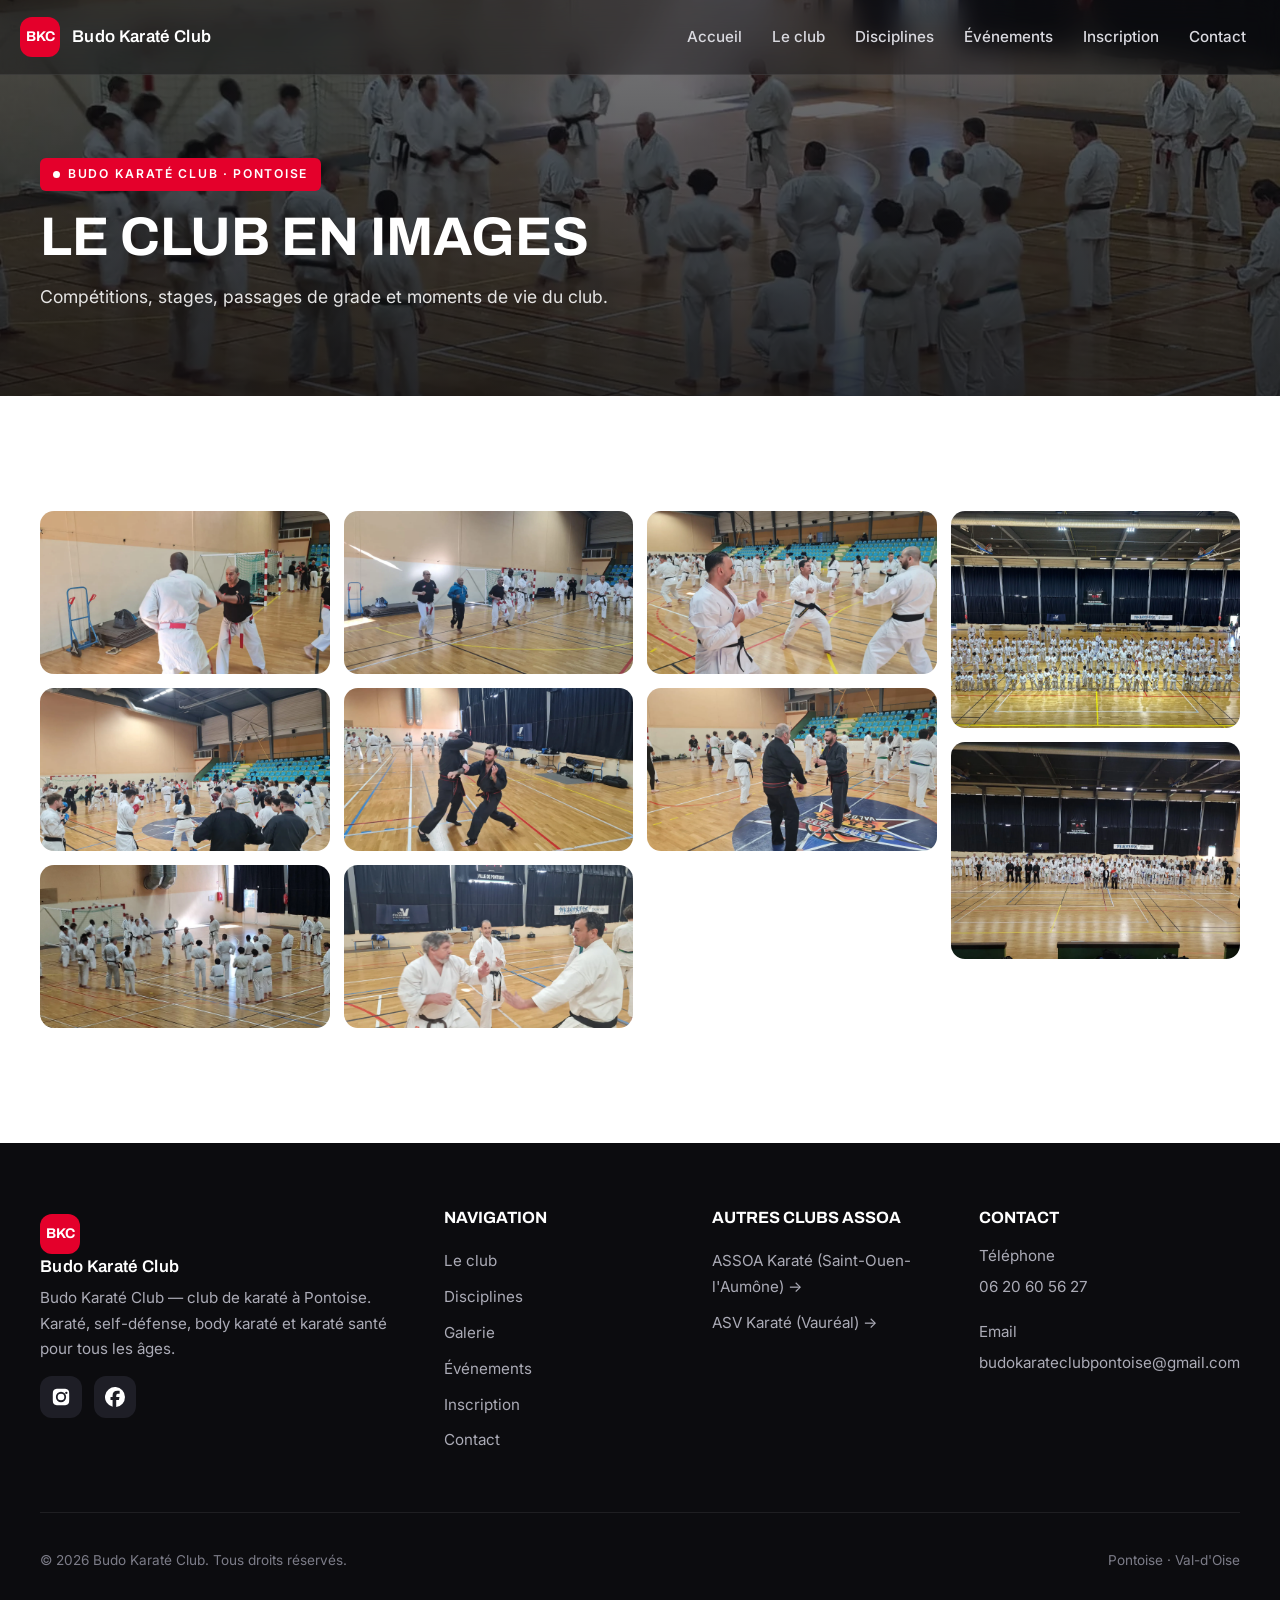
<file: galerie.html>
<!DOCTYPE html>
<html lang="fr">
<head>
    <meta charset="UTF-8">
    <meta name="viewport" content="width=device-width, initial-scale=1">
    <title>Galerie — Budo Karaté Club Pontoise</title>
    <meta name="description" content="Budo Karaté Club Pontoise (95300) : cours de karaté enfants et adultes au Centre sportif Nelson Mandela. Cours d&#039;essai gratuit.">
        <link rel="icon" href="data:image/svg+xml,%3Csvg%20xmlns%3D%27http%3A%2F%2Fwww.w3.org%2F2000%2Fsvg%27%20viewBox%3D%270%200%2064%2064%27%3E%3Crect%20width%3D%2764%27%20height%3D%2764%27%20rx%3D%2714%27%20fill%3D%27%23e4002b%27%2F%3E%3Ctext%20x%3D%2732%27%20y%3D%2745%27%20font-family%3D%27Arial%2CHelvetica%2Csans-serif%27%20font-size%3D%2723%27%20font-weight%3D%27700%27%20fill%3D%27%23ffffff%27%20text-anchor%3D%27middle%27%3EBKC%3C%2Ftext%3E%3C%2Fsvg%3E">

        <meta property="og:type" content="website">
    <meta property="og:site_name" content="Budo Karaté Club">
    <meta property="og:locale" content="fr_FR">
    <meta property="og:title" content="Galerie — Budo Karaté Club Pontoise">
    <meta property="og:description" content="Budo Karaté Club Pontoise (95300) : cours de karaté enfants et adultes au Centre sportif Nelson Mandela. Cours d&#039;essai gratuit.">
    <meta property="og:url" content="https://sebyastien.github.io/budo-karate-pontoise/">
    <meta property="og:image" content="https://sebyastien.github.io/budo-karate-pontoise/images/og/pontoise.jpg">
    <meta name="twitter:card" content="summary_large_image">
    <meta name="twitter:title" content="Galerie — Budo Karaté Club Pontoise">
    <meta name="twitter:description" content="Budo Karaté Club Pontoise (95300) : cours de karaté enfants et adultes au Centre sportif Nelson Mandela. Cours d&#039;essai gratuit.">
    <meta name="twitter:image" content="https://sebyastien.github.io/budo-karate-pontoise/images/og/pontoise.jpg">
    
    <script type="application/ld+json">{"@context":"https://schema.org","@type":"SportsClub","name":"Budo Karaté Club","description":"Budo Karaté Club Pontoise (95300) : cours de karaté enfants et adultes au Centre sportif Nelson Mandela. Cours d'essai gratuit.","url":"https://sebyastien.github.io/budo-karate-pontoise/","image":"https://sebyastien.github.io/budo-karate-pontoise/images/og/pontoise.jpg","sport":"Karaté","telephone":"06 20 60 56 27","email":"budokarateclubpontoise@gmail.com","address":{"@type":"PostalAddress","streetAddress":"Boulevard de l'Europe","addressLocality":"Pontoise","postalCode":"95300","addressCountry":"FR"}}</script>    <link rel="preconnect" href="https://fonts.googleapis.com">
    <link rel="preconnect" href="https://fonts.gstatic.com" crossorigin>
    <link href="https://fonts.googleapis.com/css2?family=Inter:wght@400;500;600;700;800&family=Archivo:wght@600;700;800;900&display=swap" rel="stylesheet">
    <link rel="stylesheet" href="assets/css/site.css?v=11">
    <style>:root{--red:#e4002b;--red-600:#c00024;--red-glow:rgba(228, 0, 43, .22);--display:'Archivo', sans-serif;}</style>
</head>
<body data-ville="pontoise">

<a href="#contenu" class="skip-link">Aller au contenu</a>

<header class="site-header" id="siteHeader">
    <div class="nav-wrap">
        <a class="brand" href="index.html" aria-label="Accueil Budo Karaté Club">
            <span class="brand-mark">BKC</span>
            <span class="brand-txt">Budo Karaté Club</span>
        </a>

                <nav class="nav" id="nav" aria-label="Navigation principale">
            <button class="nav-close" id="navClose" aria-label="Fermer le menu">&times;</button>
                            <a href="index.html">Accueil</a>
                            <a href="le-club.html">Le club</a>
                            <a href="disciplines.html">Disciplines</a>
                            <a href="evenements.html">Événements</a>
                            <a href="inscription.html">Inscription</a>
                            <a href="contact.html">Contact</a>
                                </nav>

        <button class="nav-burger" id="navBurger" aria-label="Ouvrir le menu" aria-controls="nav" aria-expanded="false">
            <span></span><span></span><span></span>
        </button>
    </div>
</header>
<div class="nav-overlay" id="navOverlay" hidden></div>

<main id="contenu">
<section class="page-banner">
  <img src="images/master-pontoise/IMG-20250716-WA0033.webp" alt="" class="pb-bg">
  <div class="container pb-inner">
    <span class="eyebrow" style="color:#fff">Budo Karaté Club · Pontoise</span>
    <h1>Le club en images</h1>
    <p>Compétitions, stages, passages de grade et moments de vie du club.</p>  </div>
</section>

<section class="section">
  <div class="container">
    <div class="gallery-full">
              <a href="images/master-pontoise/IMG-20250716-WA0031.webp" target="_blank" rel="noopener"><img src="images/master-pontoise/IMG-20250716-WA0031.webp" alt="Photo du club Budo Karaté Club" loading="lazy"></a>
              <a href="images/master-pontoise/IMG-20250716-WA0032.webp" target="_blank" rel="noopener"><img src="images/master-pontoise/IMG-20250716-WA0032.webp" alt="Photo du club Budo Karaté Club" loading="lazy"></a>
              <a href="images/master-pontoise/IMG-20250716-WA0033.webp" target="_blank" rel="noopener"><img src="images/master-pontoise/IMG-20250716-WA0033.webp" alt="Photo du club Budo Karaté Club" loading="lazy"></a>
              <a href="images/master-pontoise/IMG-20250716-WA0037.webp" target="_blank" rel="noopener"><img src="images/master-pontoise/IMG-20250716-WA0037.webp" alt="Photo du club Budo Karaté Club" loading="lazy"></a>
              <a href="images/master-pontoise/IMG-20250716-WA0038.webp" target="_blank" rel="noopener"><img src="images/master-pontoise/IMG-20250716-WA0038.webp" alt="Photo du club Budo Karaté Club" loading="lazy"></a>
              <a href="images/master-pontoise/IMG-20250716-WA0042.webp" target="_blank" rel="noopener"><img src="images/master-pontoise/IMG-20250716-WA0042.webp" alt="Photo du club Budo Karaté Club" loading="lazy"></a>
              <a href="images/master-pontoise/IMG-20250716-WA0048.webp" target="_blank" rel="noopener"><img src="images/master-pontoise/IMG-20250716-WA0048.webp" alt="Photo du club Budo Karaté Club" loading="lazy"></a>
              <a href="images/master-pontoise/IMG-20250716-WA0055.webp" target="_blank" rel="noopener"><img src="images/master-pontoise/IMG-20250716-WA0055.webp" alt="Photo du club Budo Karaté Club" loading="lazy"></a>
              <a href="images/master-enfant.webp" target="_blank" rel="noopener"><img src="images/master-enfant.webp" alt="Photo du club Budo Karaté Club" loading="lazy"></a>
              <a href="images/masterclass 2025.webp" target="_blank" rel="noopener"><img src="images/masterclass 2025.webp" alt="Photo du club Budo Karaté Club" loading="lazy"></a>
          </div>
  </div>
</section>

</main>

<footer class="site-footer">
    <div class="foot-grid">
        <div class="foot-col foot-brand">
            <a class="brand" href="index.html">
                <span class="brand-mark">BKC</span>
                <span class="brand-txt">Budo Karaté Club</span>
            </a>
            <p>Budo Karaté Club — club de karaté à Pontoise. Karaté, self-défense, body karaté et karaté santé pour tous les âges.</p>
            <div class="socials">
                <a href="#" target="_blank" rel="noopener" aria-label="Instagram">
                    <svg role="img" viewBox="0 0 24 24" xmlns="http://www.w3.org/2000/svg"><path d="M12 2.16c3.2 0 3.58.01 4.85.07 1.17.05 1.8.25 2.23.41.56.22.96.48 1.38.9.42.42.68.82.9 1.38.16.42.36 1.06.41 2.23.06 1.27.07 1.65.07 4.85s-.01 3.58-.07 4.85c-.05 1.17-.25 1.8-.41 2.23-.22.56-.48.96-.9 1.38-.42.42-.82.68-1.38.9-.42.16-1.06.36-2.23.41-1.27.06-1.65.07-4.85.07s-3.58-.01-4.85-.07c-1.17-.05-1.8-.25-2.23-.41a3.7 3.7 0 0 1-1.38-.9 3.7 3.7 0 0 1-.9-1.38c-.16-.42-.36-1.06-.41-2.23C2.17 15.58 2.16 15.2 2.16 12s.01-3.58.07-4.85c.05-1.17.25-1.8.41-2.23.22-.56.48-.96.9-1.38.42-.42.82-.68 1.38-.9.42-.16 1.06-.36 2.23-.41C8.42 2.17 8.8 2.16 12 2.16zm0 3.68A6.16 6.16 0 1 0 18.16 12 6.16 6.16 0 0 0 12 5.84zm0 10.16A4 4 0 1 1 16 12a4 4 0 0 1-4 4zm6.4-10.4a1.44 1.44 0 1 0 1.44 1.44 1.44 1.44 0 0 0-1.44-1.44z"/></svg>
                </a>
                <a href="#" target="_blank" rel="noopener" aria-label="Facebook">
                    <svg role="img" viewBox="0 0 24 24" xmlns="http://www.w3.org/2000/svg"><path d="M9.1 23.7v-8H6.6v-3.67h2.5v-1.58c0-4.09 1.85-5.98 5.86-5.98.4 0 .95.04 1.47.1.51.06.86.13 1.14.2v3.32a8.6 8.6 0 0 0-.65-.03c-.24-.01-.5-.01-.73-.01-.71 0-1.26.1-1.68.31a1.7 1.7 0 0 0-.68.62c-.26.42-.37 1-.37 1.75v1.3h3.92l-.39 2.1-.29 1.56h-3.24v8.25A12 12 0 0 0 24 12 12 12 0 1 0 9.1 23.7z"/></svg>
                </a>
            </div>
        </div>

        <div class="foot-col">
            <h3>Navigation</h3>
            <a href="le-club.html">Le club</a>
            <a href="disciplines.html">Disciplines</a>
            <a href="galerie.html">Galerie</a>
            <a href="evenements.html">Événements</a>
            <a href="inscription.html">Inscription</a>
            <a href="contact.html">Contact</a>
        </div>

                <div class="foot-col">
            <h3>Autres clubs ASSOA</h3>
                            <a href="https://sebyastien.github.io/assoa-karate-soa/">ASSOA Karaté (Saint-Ouen-l&#039;Aumône) →</a>
                            <a href="https://sebyastien.github.io/asv-karate/">ASV Karaté (Vauréal) →</a>
                    </div>
        
        <div class="foot-col">
            <h3>Contact</h3>
            <p>Téléphone<br><a href="tel:+33620605627">06 20 60 56 27</a></p>
            <p>Email<br><a href="mailto:budokarateclubpontoise@gmail.com">budokarateclubpontoise@gmail.com</a></p>
        </div>
    </div>
    <div class="foot-bottom">
        <p>© 2026 Budo Karaté Club. Tous droits réservés.</p>
        <p>Pontoise · Val-d'Oise</p>
    </div>
</footer>

<button id="toTop" class="to-top" aria-label="Revenir en haut">
    <svg viewBox="0 0 24 24" width="22" height="22" fill="none" stroke="currentColor" stroke-width="2.5" stroke-linecap="round" stroke-linejoin="round"><path d="M18 15l-6-6-6 6"/></svg>
</button>

<script src="assets/js/site.js?v=1"></script>
</body>
</html>
</file>
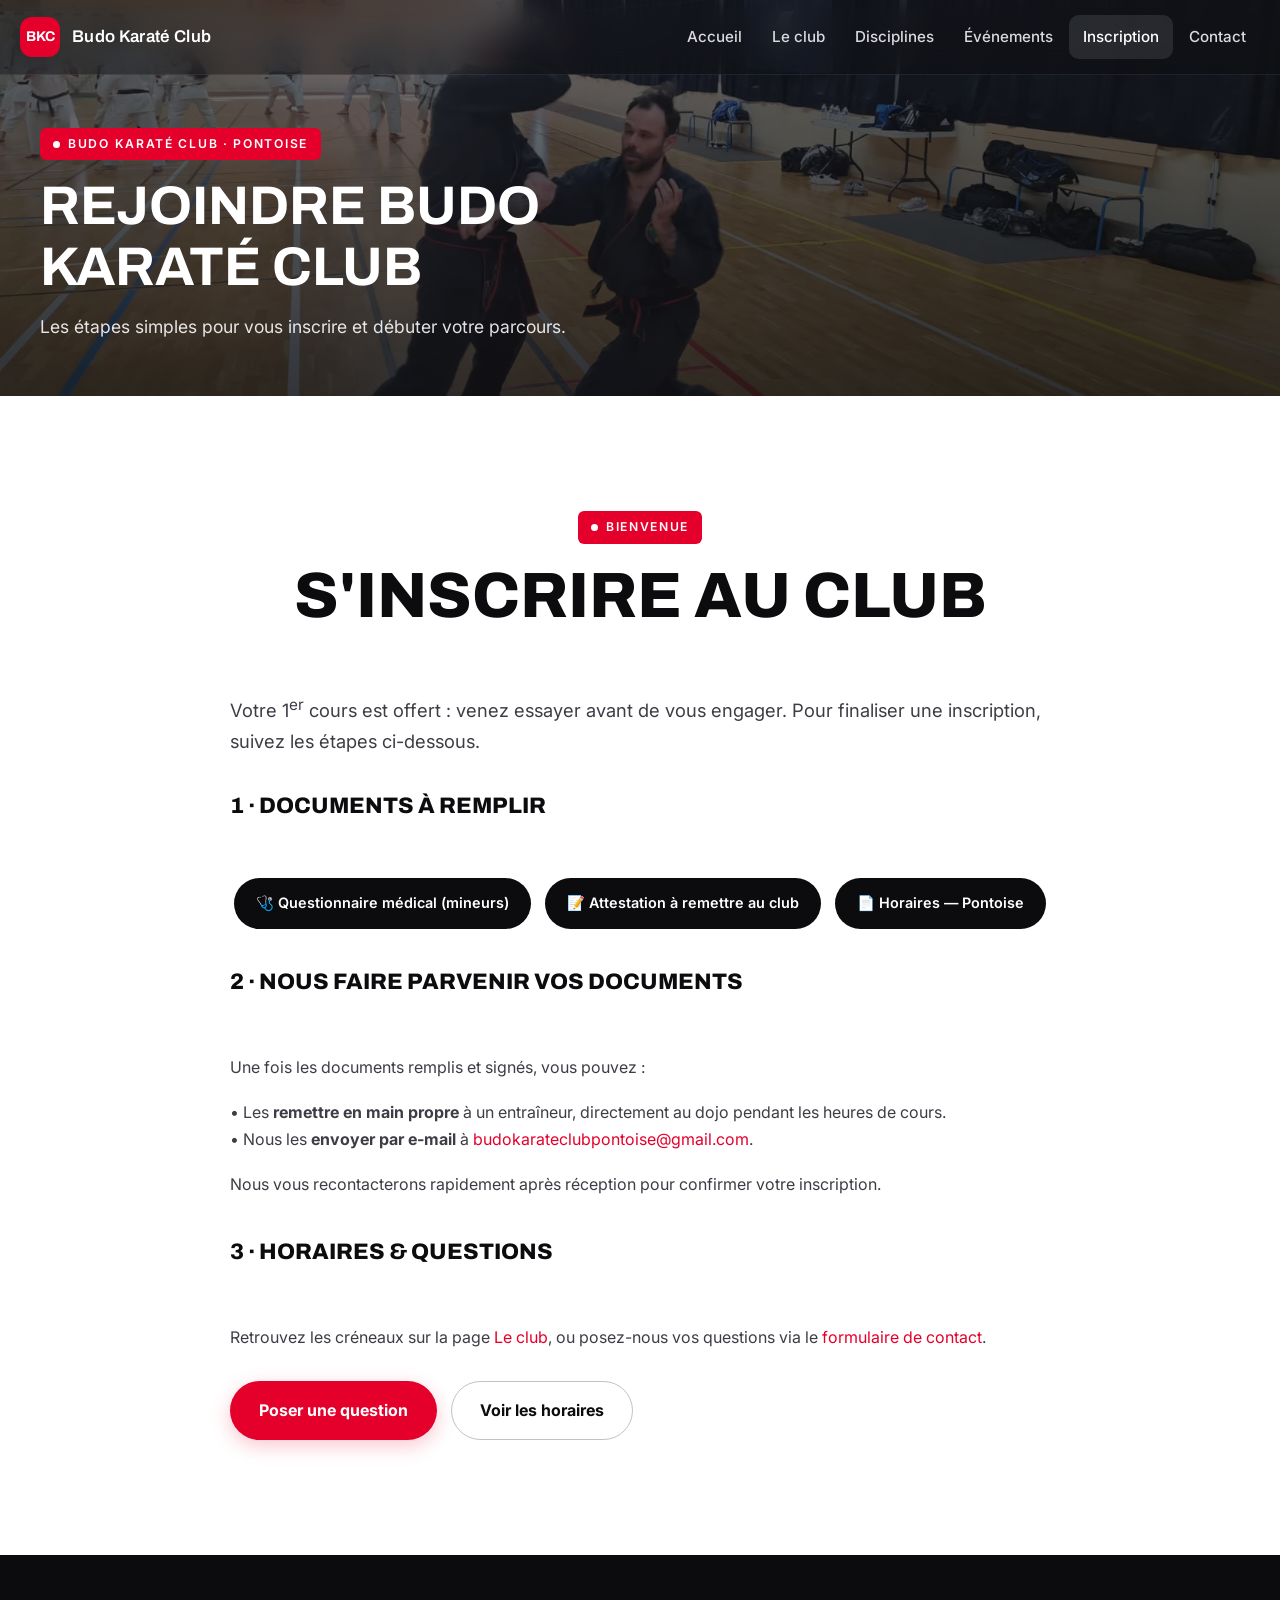
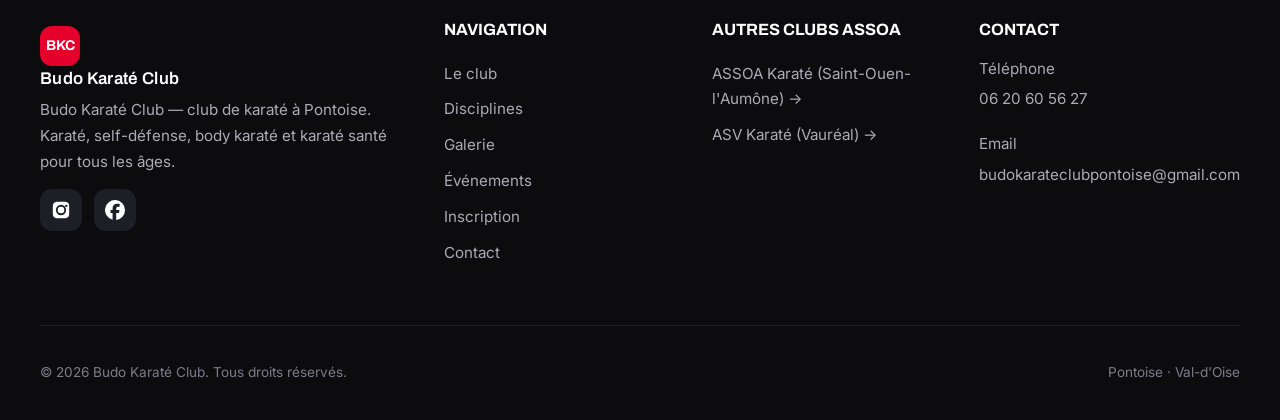
<file: inscription.html>
<!DOCTYPE html>
<html lang="fr">
<head>
    <meta charset="UTF-8">
    <meta name="viewport" content="width=device-width, initial-scale=1">
    <title>Inscription — Budo Karaté Club Pontoise</title>
    <meta name="description" content="Budo Karaté Club Pontoise (95300) : cours de karaté enfants et adultes au Centre sportif Nelson Mandela. Cours d&#039;essai gratuit.">
        <link rel="icon" href="data:image/svg+xml,%3Csvg%20xmlns%3D%27http%3A%2F%2Fwww.w3.org%2F2000%2Fsvg%27%20viewBox%3D%270%200%2064%2064%27%3E%3Crect%20width%3D%2764%27%20height%3D%2764%27%20rx%3D%2714%27%20fill%3D%27%23e4002b%27%2F%3E%3Ctext%20x%3D%2732%27%20y%3D%2745%27%20font-family%3D%27Arial%2CHelvetica%2Csans-serif%27%20font-size%3D%2723%27%20font-weight%3D%27700%27%20fill%3D%27%23ffffff%27%20text-anchor%3D%27middle%27%3EBKC%3C%2Ftext%3E%3C%2Fsvg%3E">

        <meta property="og:type" content="website">
    <meta property="og:site_name" content="Budo Karaté Club">
    <meta property="og:locale" content="fr_FR">
    <meta property="og:title" content="Inscription — Budo Karaté Club Pontoise">
    <meta property="og:description" content="Budo Karaté Club Pontoise (95300) : cours de karaté enfants et adultes au Centre sportif Nelson Mandela. Cours d&#039;essai gratuit.">
    <meta property="og:url" content="https://sebyastien.github.io/budo-karate-pontoise/">
    <meta property="og:image" content="https://sebyastien.github.io/budo-karate-pontoise/images/og/pontoise.jpg">
    <meta name="twitter:card" content="summary_large_image">
    <meta name="twitter:title" content="Inscription — Budo Karaté Club Pontoise">
    <meta name="twitter:description" content="Budo Karaté Club Pontoise (95300) : cours de karaté enfants et adultes au Centre sportif Nelson Mandela. Cours d&#039;essai gratuit.">
    <meta name="twitter:image" content="https://sebyastien.github.io/budo-karate-pontoise/images/og/pontoise.jpg">
    
    <script type="application/ld+json">{"@context":"https://schema.org","@type":"SportsClub","name":"Budo Karaté Club","description":"Budo Karaté Club Pontoise (95300) : cours de karaté enfants et adultes au Centre sportif Nelson Mandela. Cours d'essai gratuit.","url":"https://sebyastien.github.io/budo-karate-pontoise/","image":"https://sebyastien.github.io/budo-karate-pontoise/images/og/pontoise.jpg","sport":"Karaté","telephone":"06 20 60 56 27","email":"budokarateclubpontoise@gmail.com","address":{"@type":"PostalAddress","streetAddress":"Boulevard de l'Europe","addressLocality":"Pontoise","postalCode":"95300","addressCountry":"FR"}}</script>    <link rel="preconnect" href="https://fonts.googleapis.com">
    <link rel="preconnect" href="https://fonts.gstatic.com" crossorigin>
    <link href="https://fonts.googleapis.com/css2?family=Inter:wght@400;500;600;700;800&family=Archivo:wght@600;700;800;900&display=swap" rel="stylesheet">
    <link rel="stylesheet" href="assets/css/site.css?v=11">
    <style>:root{--red:#e4002b;--red-600:#c00024;--red-glow:rgba(228, 0, 43, .22);--display:'Archivo', sans-serif;}</style>
</head>
<body data-ville="pontoise">

<a href="#contenu" class="skip-link">Aller au contenu</a>

<header class="site-header" id="siteHeader">
    <div class="nav-wrap">
        <a class="brand" href="index.html" aria-label="Accueil Budo Karaté Club">
            <span class="brand-mark">BKC</span>
            <span class="brand-txt">Budo Karaté Club</span>
        </a>

                <nav class="nav" id="nav" aria-label="Navigation principale">
            <button class="nav-close" id="navClose" aria-label="Fermer le menu">&times;</button>
                            <a href="index.html">Accueil</a>
                            <a href="le-club.html">Le club</a>
                            <a href="disciplines.html">Disciplines</a>
                            <a href="evenements.html">Événements</a>
                            <a href="inscription.html" class="active">Inscription</a>
                            <a href="contact.html">Contact</a>
                                </nav>

        <button class="nav-burger" id="navBurger" aria-label="Ouvrir le menu" aria-controls="nav" aria-expanded="false">
            <span></span><span></span><span></span>
        </button>
    </div>
</header>
<div class="nav-overlay" id="navOverlay" hidden></div>

<main id="contenu">
<section class="page-banner">
  <img src="images/master-pontoise/IMG-20250716-WA0038.webp" alt="" class="pb-bg">
  <div class="container pb-inner">
    <span class="eyebrow" style="color:#fff">Budo Karaté Club · Pontoise</span>
    <h1>Rejoindre Budo Karaté Club</h1>
    <p>Les étapes simples pour vous inscrire et débuter votre parcours.</p>  </div>
</section>

<section class="section">
  <div class="container prose">
    <div class="section-head reveal"><span class="eyebrow">Bienvenue</span><h2>S'inscrire au club</h2></div>
    <p class="lead-txt reveal">Votre 1<sup>er</sup> cours est offert : venez essayer avant de vous engager. Pour finaliser une inscription, suivez les étapes ci-dessous.</p>

    <div class="section-head left reveal" style="margin-top:36px"><h2 style="font-size:1.4rem">1 · Documents à remplir</h2></div>
    <div class="doc-list reveal">
              <a class="dl-btn" href="documents/questionnaire médical.pdf" target="_blank" rel="noopener">🩺 Questionnaire médical (mineurs)</a>
              <a class="dl-btn" href="documents/attestation.pdf" target="_blank" rel="noopener">📝 Attestation à remettre au club</a>
                    <a class="dl-btn" href="documents/Affiche karaté pontoise.pdf" target="_blank" rel="noopener">📄 Horaires — Pontoise</a>
          </div>

    <div class="section-head left reveal" style="margin-top:40px"><h2 style="font-size:1.4rem">2 · Nous faire parvenir vos documents</h2></div>
    <p class="reveal">Une fois les documents remplis et signés, vous pouvez :</p>
    <p class="reveal">• Les <strong>remettre en main propre</strong> à un entraîneur, directement au dojo pendant les heures de cours.<br>
       • Nous les <strong>envoyer par e-mail</strong> à <a href="mailto:budokarateclubpontoise@gmail.com">budokarateclubpontoise@gmail.com</a>.</p>
    <p class="reveal">Nous vous recontacterons rapidement après réception pour confirmer votre inscription.</p>

    <div class="section-head left reveal" style="margin-top:40px"><h2 style="font-size:1.4rem">3 · Horaires &amp; questions</h2></div>
    <p class="reveal">Retrouvez les créneaux sur la page <a href="le-club.html#horaires">Le club</a>, ou posez-nous vos questions via le <a href="contact.html">formulaire de contact</a>.</p>

    <div class="cta-actions reveal" style="justify-content:flex-start;margin-top:30px">
      <a href="contact.html" class="btn btn-primary">Poser une question</a>
      <a href="le-club.html#horaires" class="btn btn-outline">Voir les horaires</a>
    </div>
  </div>
</section>

</main>

<footer class="site-footer">
    <div class="foot-grid">
        <div class="foot-col foot-brand">
            <a class="brand" href="index.html">
                <span class="brand-mark">BKC</span>
                <span class="brand-txt">Budo Karaté Club</span>
            </a>
            <p>Budo Karaté Club — club de karaté à Pontoise. Karaté, self-défense, body karaté et karaté santé pour tous les âges.</p>
            <div class="socials">
                <a href="#" target="_blank" rel="noopener" aria-label="Instagram">
                    <svg role="img" viewBox="0 0 24 24" xmlns="http://www.w3.org/2000/svg"><path d="M12 2.16c3.2 0 3.58.01 4.85.07 1.17.05 1.8.25 2.23.41.56.22.96.48 1.38.9.42.42.68.82.9 1.38.16.42.36 1.06.41 2.23.06 1.27.07 1.65.07 4.85s-.01 3.58-.07 4.85c-.05 1.17-.25 1.8-.41 2.23-.22.56-.48.96-.9 1.38-.42.42-.82.68-1.38.9-.42.16-1.06.36-2.23.41-1.27.06-1.65.07-4.85.07s-3.58-.01-4.85-.07c-1.17-.05-1.8-.25-2.23-.41a3.7 3.7 0 0 1-1.38-.9 3.7 3.7 0 0 1-.9-1.38c-.16-.42-.36-1.06-.41-2.23C2.17 15.58 2.16 15.2 2.16 12s.01-3.58.07-4.85c.05-1.17.25-1.8.41-2.23.22-.56.48-.96.9-1.38.42-.42.82-.68 1.38-.9.42-.16 1.06-.36 2.23-.41C8.42 2.17 8.8 2.16 12 2.16zm0 3.68A6.16 6.16 0 1 0 18.16 12 6.16 6.16 0 0 0 12 5.84zm0 10.16A4 4 0 1 1 16 12a4 4 0 0 1-4 4zm6.4-10.4a1.44 1.44 0 1 0 1.44 1.44 1.44 1.44 0 0 0-1.44-1.44z"/></svg>
                </a>
                <a href="#" target="_blank" rel="noopener" aria-label="Facebook">
                    <svg role="img" viewBox="0 0 24 24" xmlns="http://www.w3.org/2000/svg"><path d="M9.1 23.7v-8H6.6v-3.67h2.5v-1.58c0-4.09 1.85-5.98 5.86-5.98.4 0 .95.04 1.47.1.51.06.86.13 1.14.2v3.32a8.6 8.6 0 0 0-.65-.03c-.24-.01-.5-.01-.73-.01-.71 0-1.26.1-1.68.31a1.7 1.7 0 0 0-.68.62c-.26.42-.37 1-.37 1.75v1.3h3.92l-.39 2.1-.29 1.56h-3.24v8.25A12 12 0 0 0 24 12 12 12 0 1 0 9.1 23.7z"/></svg>
                </a>
            </div>
        </div>

        <div class="foot-col">
            <h3>Navigation</h3>
            <a href="le-club.html">Le club</a>
            <a href="disciplines.html">Disciplines</a>
            <a href="galerie.html">Galerie</a>
            <a href="evenements.html">Événements</a>
            <a href="inscription.html">Inscription</a>
            <a href="contact.html">Contact</a>
        </div>

                <div class="foot-col">
            <h3>Autres clubs ASSOA</h3>
                            <a href="https://sebyastien.github.io/assoa-karate-soa/">ASSOA Karaté (Saint-Ouen-l&#039;Aumône) →</a>
                            <a href="https://sebyastien.github.io/asv-karate/">ASV Karaté (Vauréal) →</a>
                    </div>
        
        <div class="foot-col">
            <h3>Contact</h3>
            <p>Téléphone<br><a href="tel:+33620605627">06 20 60 56 27</a></p>
            <p>Email<br><a href="mailto:budokarateclubpontoise@gmail.com">budokarateclubpontoise@gmail.com</a></p>
        </div>
    </div>
    <div class="foot-bottom">
        <p>© 2026 Budo Karaté Club. Tous droits réservés.</p>
        <p>Pontoise · Val-d'Oise</p>
    </div>
</footer>

<button id="toTop" class="to-top" aria-label="Revenir en haut">
    <svg viewBox="0 0 24 24" width="22" height="22" fill="none" stroke="currentColor" stroke-width="2.5" stroke-linecap="round" stroke-linejoin="round"><path d="M18 15l-6-6-6 6"/></svg>
</button>

<script src="assets/js/site.js?v=1"></script>
</body>
</html>
</file>
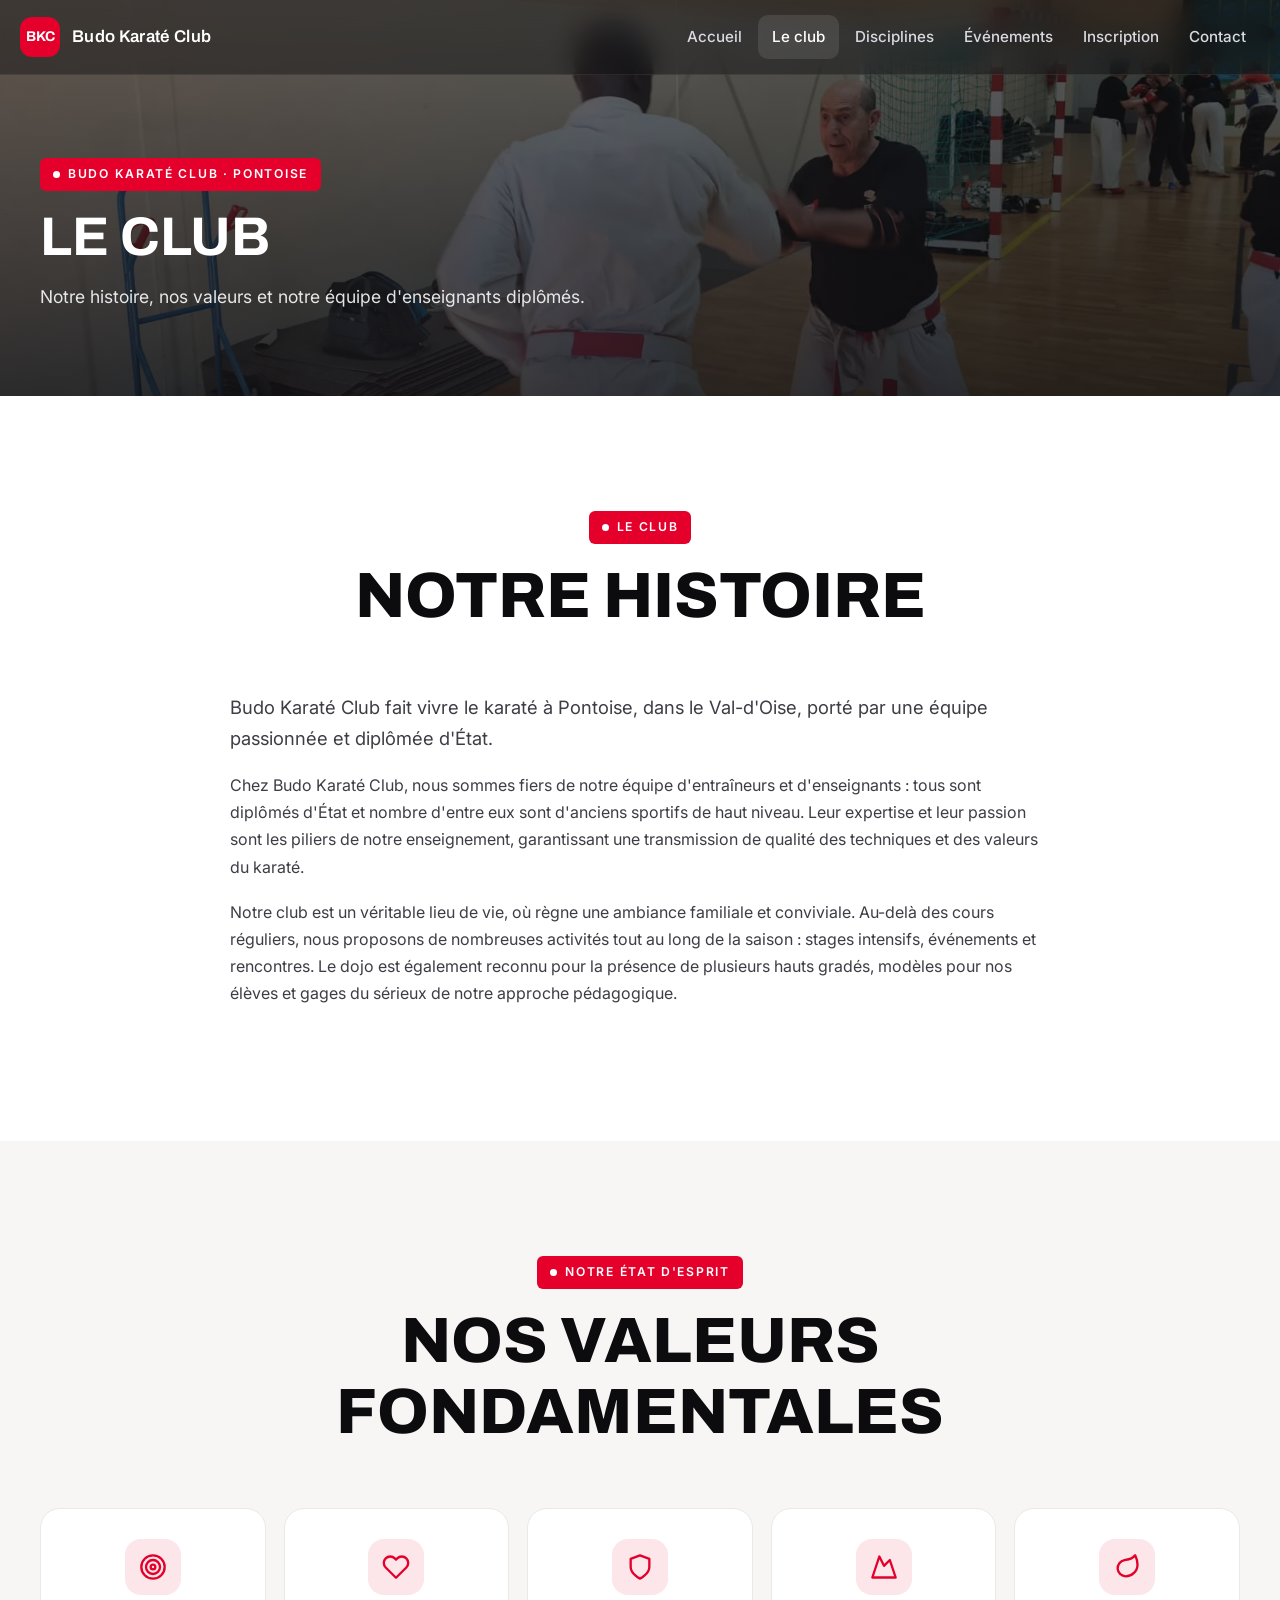
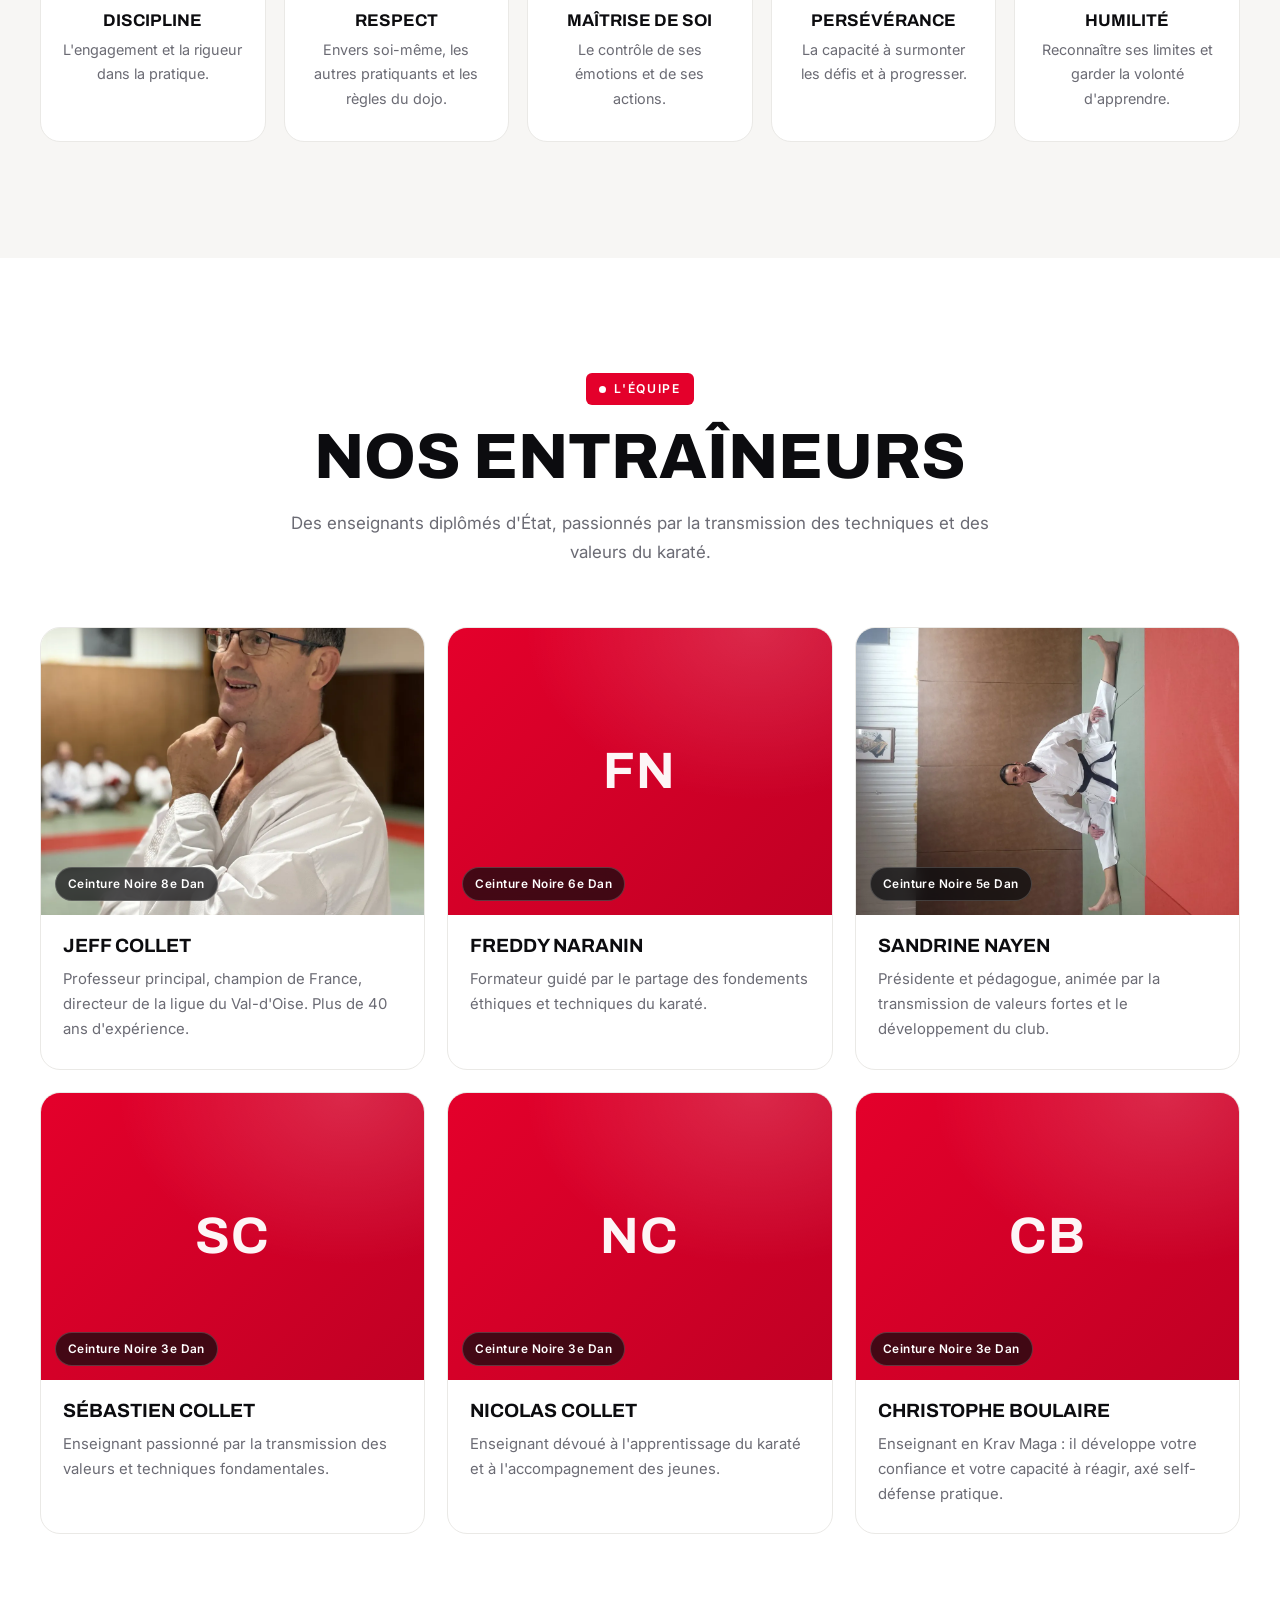
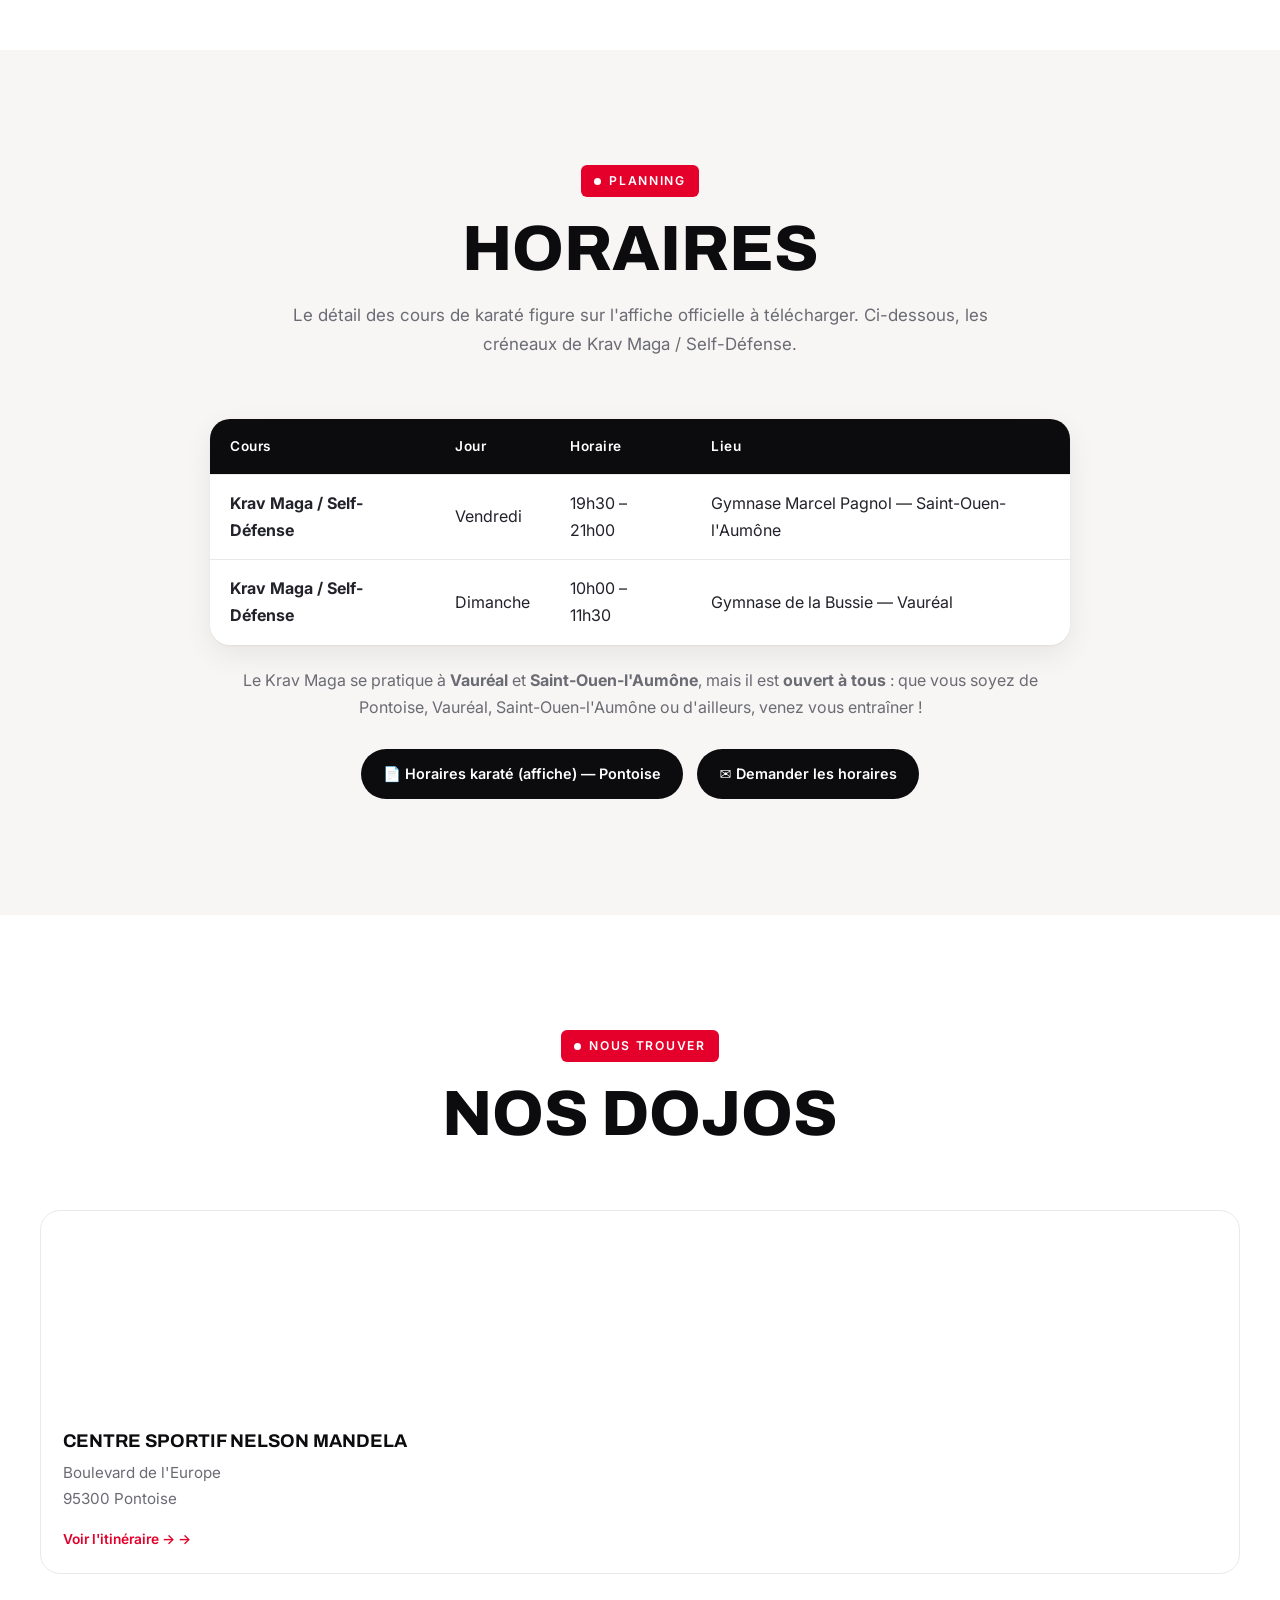
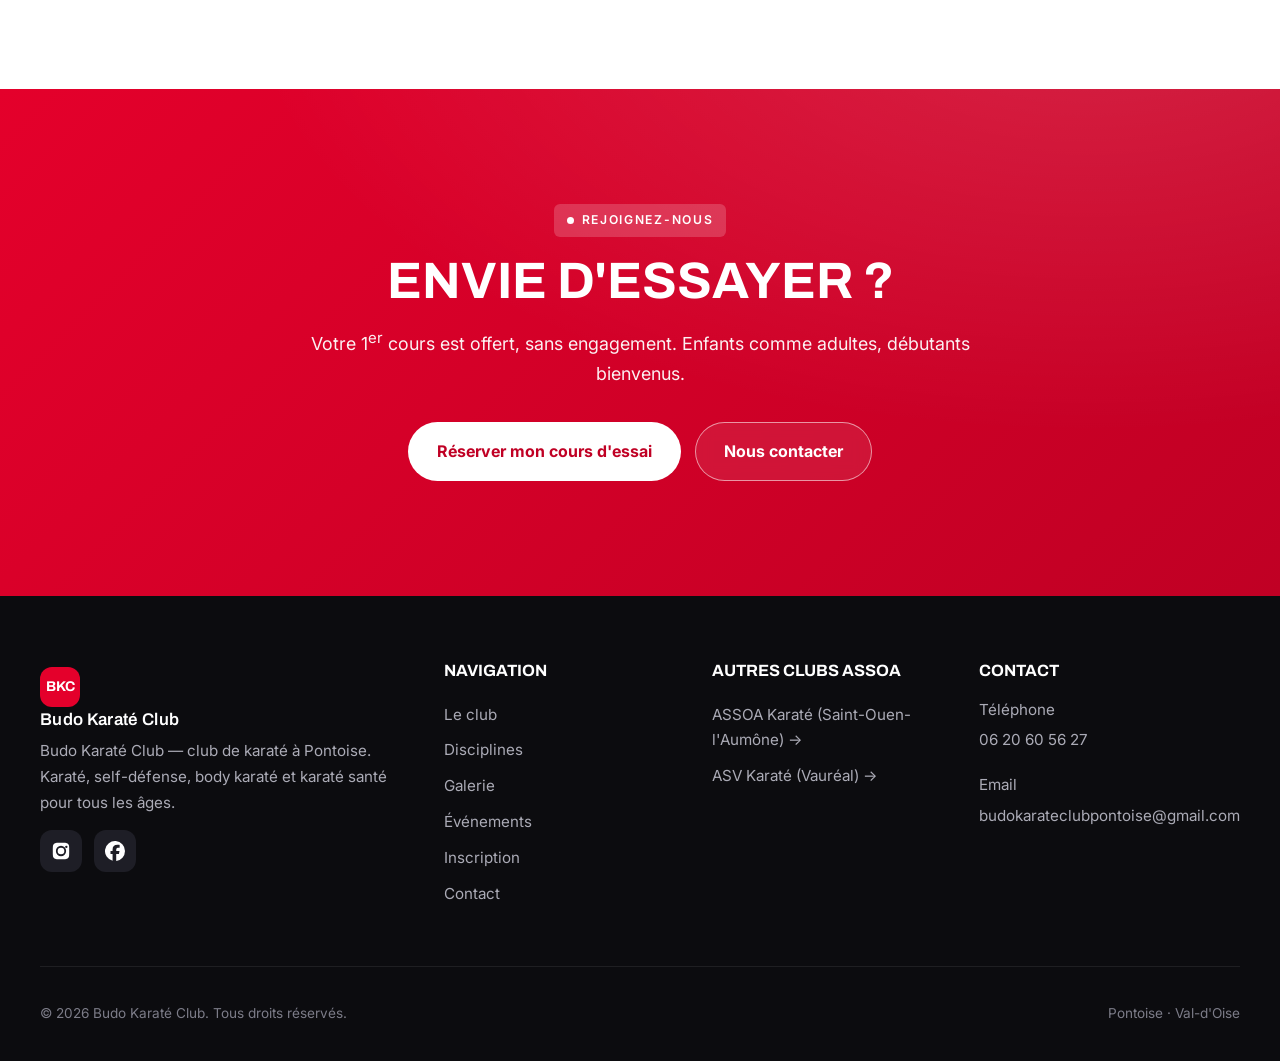
<file: le-club.html>
<!DOCTYPE html>
<html lang="fr">
<head>
    <meta charset="UTF-8">
    <meta name="viewport" content="width=device-width, initial-scale=1">
    <title>Le club — Budo Karaté Club Pontoise</title>
    <meta name="description" content="Budo Karaté Club Pontoise (95300) : cours de karaté enfants et adultes au Centre sportif Nelson Mandela. Cours d&#039;essai gratuit.">
        <link rel="icon" href="data:image/svg+xml,%3Csvg%20xmlns%3D%27http%3A%2F%2Fwww.w3.org%2F2000%2Fsvg%27%20viewBox%3D%270%200%2064%2064%27%3E%3Crect%20width%3D%2764%27%20height%3D%2764%27%20rx%3D%2714%27%20fill%3D%27%23e4002b%27%2F%3E%3Ctext%20x%3D%2732%27%20y%3D%2745%27%20font-family%3D%27Arial%2CHelvetica%2Csans-serif%27%20font-size%3D%2723%27%20font-weight%3D%27700%27%20fill%3D%27%23ffffff%27%20text-anchor%3D%27middle%27%3EBKC%3C%2Ftext%3E%3C%2Fsvg%3E">

        <meta property="og:type" content="website">
    <meta property="og:site_name" content="Budo Karaté Club">
    <meta property="og:locale" content="fr_FR">
    <meta property="og:title" content="Le club — Budo Karaté Club Pontoise">
    <meta property="og:description" content="Budo Karaté Club Pontoise (95300) : cours de karaté enfants et adultes au Centre sportif Nelson Mandela. Cours d&#039;essai gratuit.">
    <meta property="og:url" content="https://sebyastien.github.io/budo-karate-pontoise/">
    <meta property="og:image" content="https://sebyastien.github.io/budo-karate-pontoise/images/og/pontoise.jpg">
    <meta name="twitter:card" content="summary_large_image">
    <meta name="twitter:title" content="Le club — Budo Karaté Club Pontoise">
    <meta name="twitter:description" content="Budo Karaté Club Pontoise (95300) : cours de karaté enfants et adultes au Centre sportif Nelson Mandela. Cours d&#039;essai gratuit.">
    <meta name="twitter:image" content="https://sebyastien.github.io/budo-karate-pontoise/images/og/pontoise.jpg">
    
    <script type="application/ld+json">{"@context":"https://schema.org","@type":"SportsClub","name":"Budo Karaté Club","description":"Budo Karaté Club Pontoise (95300) : cours de karaté enfants et adultes au Centre sportif Nelson Mandela. Cours d'essai gratuit.","url":"https://sebyastien.github.io/budo-karate-pontoise/","image":"https://sebyastien.github.io/budo-karate-pontoise/images/og/pontoise.jpg","sport":"Karaté","telephone":"06 20 60 56 27","email":"budokarateclubpontoise@gmail.com","address":{"@type":"PostalAddress","streetAddress":"Boulevard de l'Europe","addressLocality":"Pontoise","postalCode":"95300","addressCountry":"FR"}}</script>    <link rel="preconnect" href="https://fonts.googleapis.com">
    <link rel="preconnect" href="https://fonts.gstatic.com" crossorigin>
    <link href="https://fonts.googleapis.com/css2?family=Inter:wght@400;500;600;700;800&family=Archivo:wght@600;700;800;900&display=swap" rel="stylesheet">
    <link rel="stylesheet" href="assets/css/site.css?v=11">
    <style>:root{--red:#e4002b;--red-600:#c00024;--red-glow:rgba(228, 0, 43, .22);--display:'Archivo', sans-serif;}</style>
</head>
<body data-ville="pontoise">

<a href="#contenu" class="skip-link">Aller au contenu</a>

<header class="site-header" id="siteHeader">
    <div class="nav-wrap">
        <a class="brand" href="index.html" aria-label="Accueil Budo Karaté Club">
            <span class="brand-mark">BKC</span>
            <span class="brand-txt">Budo Karaté Club</span>
        </a>

                <nav class="nav" id="nav" aria-label="Navigation principale">
            <button class="nav-close" id="navClose" aria-label="Fermer le menu">&times;</button>
                            <a href="index.html">Accueil</a>
                            <a href="le-club.html" class="active">Le club</a>
                            <a href="disciplines.html">Disciplines</a>
                            <a href="evenements.html">Événements</a>
                            <a href="inscription.html">Inscription</a>
                            <a href="contact.html">Contact</a>
                                </nav>

        <button class="nav-burger" id="navBurger" aria-label="Ouvrir le menu" aria-controls="nav" aria-expanded="false">
            <span></span><span></span><span></span>
        </button>
    </div>
</header>
<div class="nav-overlay" id="navOverlay" hidden></div>

<main id="contenu">
<section class="page-banner">
  <img src="images/master-pontoise/IMG-20250716-WA0031.webp" alt="" class="pb-bg">
  <div class="container pb-inner">
    <span class="eyebrow" style="color:#fff">Budo Karaté Club · Pontoise</span>
    <h1>Le club</h1>
    <p>Notre histoire, nos valeurs et notre équipe d&#039;enseignants diplômés.</p>  </div>
</section>

<!-- HISTOIRE -->
<section class="section">
  <div class="container prose">
    <div class="section-head reveal"><span class="eyebrow">Le club</span><h2>Notre histoire</h2></div>
    <p class="lead-txt reveal">Budo Karaté Club fait vivre le karaté à Pontoise, dans le Val-d'Oise, porté par une équipe passionnée et diplômée d'État.</p>
    <p class="reveal">Chez Budo Karaté Club, nous sommes fiers de notre équipe d'entraîneurs et d'enseignants : tous sont diplômés d'État et nombre d'entre eux sont d'anciens sportifs de haut niveau. Leur expertise et leur passion sont les piliers de notre enseignement, garantissant une transmission de qualité des techniques et des valeurs du karaté.</p>
    <p class="reveal">Notre club est un véritable lieu de vie, où règne une ambiance familiale et conviviale. Au-delà des cours réguliers, nous proposons de nombreuses activités tout au long de la saison : stages intensifs, événements et rencontres. Le dojo est également reconnu pour la présence de plusieurs hauts gradés, modèles pour nos élèves et gages du sérieux de notre approche pédagogique.</p>
  </div>
</section>

<!-- VALEURS -->
<section class="section values">
  <div class="container">
    <div class="section-head reveal"><span class="eyebrow">Notre état d'esprit</span><h2>Nos valeurs fondamentales</h2></div>
    <div class="values-grid">
              <div class="value reveal">
          <div class="ic"><svg viewBox="0 0 24 24" fill="none" stroke="currentColor" stroke-width="2" stroke-linecap="round" stroke-linejoin="round"><circle cx="12" cy="12" r="10"/><circle cx="12" cy="12" r="6"/><circle cx="12" cy="12" r="2"/></svg></div>
          <h3>Discipline</h3>
          <p>L&#039;engagement et la rigueur dans la pratique.</p>
        </div>
              <div class="value reveal">
          <div class="ic"><svg viewBox="0 0 24 24" fill="none" stroke="currentColor" stroke-width="2" stroke-linecap="round" stroke-linejoin="round"><path d="M20.84 4.61a5.5 5.5 0 0 0-7.78 0L12 5.67l-1.06-1.06a5.5 5.5 0 0 0-7.78 7.78L12 21.23l8.84-8.84a5.5 5.5 0 0 0 0-7.78z"/></svg></div>
          <h3>Respect</h3>
          <p>Envers soi-même, les autres pratiquants et les règles du dojo.</p>
        </div>
              <div class="value reveal">
          <div class="ic"><svg viewBox="0 0 24 24" fill="none" stroke="currentColor" stroke-width="2" stroke-linecap="round" stroke-linejoin="round"><path d="M12 22s8-4 8-10V5l-8-3-8 3v7c0 6 8 10 8 10z"/></svg></div>
          <h3>Maîtrise de soi</h3>
          <p>Le contrôle de ses émotions et de ses actions.</p>
        </div>
              <div class="value reveal">
          <div class="ic"><svg viewBox="0 0 24 24" fill="none" stroke="currentColor" stroke-width="2" stroke-linecap="round" stroke-linejoin="round"><path d="m8 3 4 8 5-5 5 15H2L8 3z"/></svg></div>
          <h3>Persévérance</h3>
          <p>La capacité à surmonter les défis et à progresser.</p>
        </div>
              <div class="value reveal">
          <div class="ic"><svg viewBox="0 0 24 24" fill="none" stroke="currentColor" stroke-width="2" stroke-linecap="round" stroke-linejoin="round"><path d="M11 20A7 7 0 0 1 9.8 6.1C15.5 5 17 4.48 19 2c1 2 2 4.18 2 8 0 5.5-4.78 10-10 10z"/></svg></div>
          <h3>Humilité</h3>
          <p>Reconnaître ses limites et garder la volonté d&#039;apprendre.</p>
        </div>
          </div>
  </div>
</section>

<!-- EQUIPE -->
<section class="section" id="trainers">
  <div class="container">
    <div class="section-head reveal"><span class="eyebrow">L'équipe</span><h2>Nos entraîneurs</h2>
      <p>Des enseignants diplômés d'État, passionnés par la transmission des techniques et des valeurs du karaté.</p></div>
    <div class="coach-grid">
              <article class="coach reveal">
          <div class="coach-photo">
            <img src="images/jeff.webp" alt="Jeff Collet" loading="lazy">
                        <span class="grade">Ceinture Noire 8e Dan</span></div>
          <div class="coach-body"><h3>Jeff Collet</h3><p>Professeur principal, champion de France, directeur de la ligue du Val-d&#039;Oise. Plus de 40 ans d&#039;expérience.</p></div>
        </article>
              <article class="coach reveal">
          <div class="coach-photo">
            <div class="coach-mono"><span>FN</span></div>            <span class="grade">Ceinture Noire 6e Dan</span></div>
          <div class="coach-body"><h3>Freddy Naranin</h3><p>Formateur guidé par le partage des fondements éthiques et techniques du karaté.</p></div>
        </article>
              <article class="coach reveal">
          <div class="coach-photo">
            <img src="images/sandrine.webp" alt="Sandrine Nayen" loading="lazy">
                        <span class="grade">Ceinture Noire 5e Dan</span></div>
          <div class="coach-body"><h3>Sandrine Nayen</h3><p>Présidente et pédagogue, animée par la transmission de valeurs fortes et le développement du club.</p></div>
        </article>
              <article class="coach reveal">
          <div class="coach-photo">
            <div class="coach-mono"><span>SC</span></div>            <span class="grade">Ceinture Noire 3e Dan</span></div>
          <div class="coach-body"><h3>Sébastien Collet</h3><p>Enseignant passionné par la transmission des valeurs et techniques fondamentales.</p></div>
        </article>
              <article class="coach reveal">
          <div class="coach-photo">
            <div class="coach-mono"><span>NC</span></div>            <span class="grade">Ceinture Noire 3e Dan</span></div>
          <div class="coach-body"><h3>Nicolas Collet</h3><p>Enseignant dévoué à l&#039;apprentissage du karaté et à l&#039;accompagnement des jeunes.</p></div>
        </article>
              <article class="coach reveal">
          <div class="coach-photo">
            <div class="coach-mono"><span>CB</span></div>            <span class="grade">Ceinture Noire 3e Dan</span></div>
          <div class="coach-body"><h3>Christophe Boulaire</h3><p>Enseignant en Krav Maga : il développe votre confiance et votre capacité à réagir, axé self-défense pratique.</p></div>
        </article>
          </div>
  </div>
</section>

<!-- HORAIRES -->
<section class="section values" id="horaires">
  <div class="container schedule-wrap">
    <div class="section-head reveal"><span class="eyebrow">Planning</span><h2>Horaires</h2>
      <p>Le détail des cours de karaté figure sur l'affiche officielle à télécharger. Ci-dessous, les créneaux de Krav Maga / Self-Défense.</p></div>

    <table class="schedule-table reveal">
      <thead><tr><th>Cours</th><th>Jour</th><th>Horaire</th><th>Lieu</th></tr></thead>
      <tbody>
        <tr><td><strong>Krav Maga / Self-Défense</strong></td><td>Vendredi</td><td>19h30 – 21h00</td><td>Gymnase Marcel Pagnol — Saint-Ouen-l'Aumône</td></tr>
        <tr><td><strong>Krav Maga / Self-Défense</strong></td><td>Dimanche</td><td>10h00 – 11h30</td><td>Gymnase de la Bussie — Vauréal</td></tr>
      </tbody>
    </table>
    <p class="reveal" style="text-align:center;margin-top:22px;color:var(--muted)">Le Krav Maga se pratique à <strong>Vauréal</strong> et <strong>Saint-Ouen-l'Aumône</strong>, mais il est <strong>ouvert à tous</strong> : que vous soyez de Pontoise, Vauréal, Saint-Ouen-l'Aumône ou d'ailleurs, venez vous entraîner !</p>

    <div class="dl-row">
              <a class="dl-btn" href="documents/Affiche karaté pontoise.pdf" target="_blank" rel="noopener">📄 Horaires karaté (affiche) — Pontoise</a>
            <a class="dl-btn" href="contact.html">✉️ Demander les horaires</a>
    </div>
  </div>
</section>

<!-- DOJOS -->
<section class="section" id="dojos">
  <div class="container">
    <div class="section-head reveal"><span class="eyebrow">Nous trouver</span><h2>Nos dojos</h2></div>
          <div class="dojo-group">
        <div class="dojo-cards">
                      <article class="dojo reveal">
              <iframe src="https://www.google.com/maps/embed?pb=!1m14!1m8!1m3!1d2421.187528584904!2d2.0840322!3d49.0602081!3m2!1i1024!2i768!4f13.1!3m3!1m2!1s0x47e6f50bcce60f19%3A0xf5a3c8b42ec1bfe7!2sCentre%20Sportif%20Nelson%20Mandela!5e1!3m2!1sfr!2sfr!4v1750544489315!5m2!1sfr!2sfr" loading="lazy" referrerpolicy="no-referrer-when-downgrade" title="Carte Centre sportif Nelson Mandela"></iframe>
              <div class="dojo-info">
                <h4>Centre sportif Nelson Mandela</h4>
                <address>Boulevard de l&#039;Europe<br>95300 Pontoise</address>
                <a class="map" href="https://www.google.com/maps/place/Centre+Sportif+Nelson+Mandela/@49.0602081,2.0840322,556m" target="_blank" rel="noopener">Voir l'itinéraire →</a>
              </div>
            </article>
                  </div>
      </div>
      </div>
</section>

<!-- CTA -->
<section class="section cta-band">
  <div class="container">
    <span class="eyebrow" style="color:#fff">Rejoignez-nous</span>
    <h2>Envie d'essayer ?</h2>
    <p>Votre 1<sup>er</sup> cours est offert, sans engagement. Enfants comme adultes, débutants bienvenus.</p>
    <div class="cta-actions">
      <a href="contact.html" class="btn btn-white">Réserver mon cours d'essai</a>
      <a href="contact.html" class="btn btn-ghost">Nous contacter</a>
    </div>
  </div>
</section>

</main>

<footer class="site-footer">
    <div class="foot-grid">
        <div class="foot-col foot-brand">
            <a class="brand" href="index.html">
                <span class="brand-mark">BKC</span>
                <span class="brand-txt">Budo Karaté Club</span>
            </a>
            <p>Budo Karaté Club — club de karaté à Pontoise. Karaté, self-défense, body karaté et karaté santé pour tous les âges.</p>
            <div class="socials">
                <a href="#" target="_blank" rel="noopener" aria-label="Instagram">
                    <svg role="img" viewBox="0 0 24 24" xmlns="http://www.w3.org/2000/svg"><path d="M12 2.16c3.2 0 3.58.01 4.85.07 1.17.05 1.8.25 2.23.41.56.22.96.48 1.38.9.42.42.68.82.9 1.38.16.42.36 1.06.41 2.23.06 1.27.07 1.65.07 4.85s-.01 3.58-.07 4.85c-.05 1.17-.25 1.8-.41 2.23-.22.56-.48.96-.9 1.38-.42.42-.82.68-1.38.9-.42.16-1.06.36-2.23.41-1.27.06-1.65.07-4.85.07s-3.58-.01-4.85-.07c-1.17-.05-1.8-.25-2.23-.41a3.7 3.7 0 0 1-1.38-.9 3.7 3.7 0 0 1-.9-1.38c-.16-.42-.36-1.06-.41-2.23C2.17 15.58 2.16 15.2 2.16 12s.01-3.58.07-4.85c.05-1.17.25-1.8.41-2.23.22-.56.48-.96.9-1.38.42-.42.82-.68 1.38-.9.42-.16 1.06-.36 2.23-.41C8.42 2.17 8.8 2.16 12 2.16zm0 3.68A6.16 6.16 0 1 0 18.16 12 6.16 6.16 0 0 0 12 5.84zm0 10.16A4 4 0 1 1 16 12a4 4 0 0 1-4 4zm6.4-10.4a1.44 1.44 0 1 0 1.44 1.44 1.44 1.44 0 0 0-1.44-1.44z"/></svg>
                </a>
                <a href="#" target="_blank" rel="noopener" aria-label="Facebook">
                    <svg role="img" viewBox="0 0 24 24" xmlns="http://www.w3.org/2000/svg"><path d="M9.1 23.7v-8H6.6v-3.67h2.5v-1.58c0-4.09 1.85-5.98 5.86-5.98.4 0 .95.04 1.47.1.51.06.86.13 1.14.2v3.32a8.6 8.6 0 0 0-.65-.03c-.24-.01-.5-.01-.73-.01-.71 0-1.26.1-1.68.31a1.7 1.7 0 0 0-.68.62c-.26.42-.37 1-.37 1.75v1.3h3.92l-.39 2.1-.29 1.56h-3.24v8.25A12 12 0 0 0 24 12 12 12 0 1 0 9.1 23.7z"/></svg>
                </a>
            </div>
        </div>

        <div class="foot-col">
            <h3>Navigation</h3>
            <a href="le-club.html">Le club</a>
            <a href="disciplines.html">Disciplines</a>
            <a href="galerie.html">Galerie</a>
            <a href="evenements.html">Événements</a>
            <a href="inscription.html">Inscription</a>
            <a href="contact.html">Contact</a>
        </div>

                <div class="foot-col">
            <h3>Autres clubs ASSOA</h3>
                            <a href="https://sebyastien.github.io/assoa-karate-soa/">ASSOA Karaté (Saint-Ouen-l&#039;Aumône) →</a>
                            <a href="https://sebyastien.github.io/asv-karate/">ASV Karaté (Vauréal) →</a>
                    </div>
        
        <div class="foot-col">
            <h3>Contact</h3>
            <p>Téléphone<br><a href="tel:+33620605627">06 20 60 56 27</a></p>
            <p>Email<br><a href="mailto:budokarateclubpontoise@gmail.com">budokarateclubpontoise@gmail.com</a></p>
        </div>
    </div>
    <div class="foot-bottom">
        <p>© 2026 Budo Karaté Club. Tous droits réservés.</p>
        <p>Pontoise · Val-d'Oise</p>
    </div>
</footer>

<button id="toTop" class="to-top" aria-label="Revenir en haut">
    <svg viewBox="0 0 24 24" width="22" height="22" fill="none" stroke="currentColor" stroke-width="2.5" stroke-linecap="round" stroke-linejoin="round"><path d="M18 15l-6-6-6 6"/></svg>
</button>

<script src="assets/js/site.js?v=1"></script>
</body>
</html>
</file>
<file: assets/css/site.css>
/* =========================================================
   ASSOA Karaté — design system 2025 (refresh moderne)
   Accent par club · display par club / Inter en UI
   Surfaces calmes, filets fins, micro-interactions discrètes
   ========================================================= */

:root {
  --red: #e4002b;
  --red-600: #c00024;
  --red-glow: rgba(228, 0, 43, .22);
  --ink: #0c0c0f;
  --ink-2: #141419;
  --ink-3: #1e1e26;
  --paper: #ffffff;
  --sand: #f7f6f4;
  --line: #eae9e6;
  --muted: #6b6b74;
  --text: #22222a;

  --radius: 20px;
  --radius-sm: 14px;
  --shadow: 0 1px 2px rgba(13, 13, 16, .05), 0 10px 30px rgba(13, 13, 16, .07);
  --shadow-lg: 0 2px 4px rgba(13, 13, 16, .06), 0 24px 56px rgba(13, 13, 16, .14);

  --display: 'Space Grotesk', sans-serif;
  --body: 'Inter', system-ui, Arial, sans-serif;

  --container: 1200px;
  --header-h: 74px;
}

* { box-sizing: border-box; }

html { scroll-behavior: smooth; }
@media (prefers-reduced-motion: reduce) { html { scroll-behavior: auto; } }

body {
  margin: 0;
  font-family: var(--body);
  color: var(--text);
  background: var(--paper);
  line-height: 1.7;
  overflow-x: hidden;
  -webkit-font-smoothing: antialiased;
  text-rendering: optimizeLegibility;
}

img { max-width: 100%; display: block; }
a { color: var(--red); text-decoration: none; }

::selection { background: var(--red); color: #fff; }

:focus-visible { outline: 3px solid var(--red); outline-offset: 3px; border-radius: 4px; }

h1, h2, h3, h4 {
  font-family: var(--display);
  color: var(--ink);
  line-height: 1.12;
  letter-spacing: -.01em;
  margin: 0;
  text-wrap: balance;
}

.container { width: min(100% - 40px, var(--container)); margin-inline: auto; }

.skip-link {
  position: absolute; left: -999px; top: 0; z-index: 200;
  background: var(--ink); color: #fff; padding: 10px 16px; border-radius: 0 0 8px 0;
}
.skip-link:focus { left: 0; }

/* ---------- En-tête / navigation ---------- */
.site-header {
  position: fixed; inset: 0 0 auto 0; z-index: 100;
  background: rgba(12, 12, 15, .42);
  -webkit-backdrop-filter: blur(14px);
  backdrop-filter: blur(14px);
  border-bottom: 1px solid rgba(255, 255, 255, .07);
  transition: background .3s ease, border-color .3s ease;
}
.site-header.scrolled {
  background: rgba(12, 12, 15, .92);
  border-bottom-color: rgba(255, 255, 255, .1);
}
.nav-wrap {
  width: min(100% - 40px, 1280px); margin-inline: auto;
  height: var(--header-h);
  display: flex; align-items: center; gap: 24px;
}

.brand { display: flex; align-items: center; gap: 12px; }
.brand img { width: 44px; height: 44px; object-fit: contain; }
.brand-mark {
  display: grid; place-items: center; width: 40px; height: 40px; border-radius: 12px;
  background: var(--red); color: #fff; font-family: var(--display); font-weight: 700;
  font-size: .88rem; letter-spacing: 0; flex: none;
}
.brand-txt {
  font-family: var(--display); font-weight: 600;
  letter-spacing: .02em; font-size: 1.06rem; color: #fff; line-height: 1;
}
.brand-txt strong { color: var(--red); font-weight: 700; }

.nav { margin-left: auto; display: flex; align-items: center; gap: 2px; }
.nav > a, .nav-dd-btn {
  font-family: var(--body); font-weight: 500; font-size: .95rem; color: #d9d9df;
  letter-spacing: 0; text-transform: none;
  padding: 9px 14px; border-radius: 10px; background: none; border: 0; cursor: pointer;
  display: inline-flex; align-items: center; gap: 6px; transition: color .2s ease, background .2s ease;
}
.nav > a:hover, .nav-dd-btn:hover { color: #fff; background: rgba(255, 255, 255, .08); }
.nav > a.active { color: #fff; background: rgba(255, 255, 255, .1); }

.nav-cta {
  background: var(--red); color: #fff !important;
  padding: 10px 18px !important; border-radius: 999px; font-weight: 600 !important;
}
.nav-cta:hover { background: var(--red-600); }

.nav-dd { position: relative; }
.nav-dd-menu {
  position: absolute; top: calc(100% + 10px); right: 0; min-width: 230px;
  background: var(--ink-2); border: 1px solid rgba(255, 255, 255, .09);
  border-radius: 14px; padding: 8px; box-shadow: var(--shadow-lg);
  opacity: 0; visibility: hidden; transform: translateY(8px); transition: .22s ease;
}
.nav-dd:hover .nav-dd-menu, .nav-dd:focus-within .nav-dd-menu { opacity: 1; visibility: visible; transform: none; }
.nav-dd-menu a {
  display: block; padding: 11px 14px; border-radius: 9px;
  color: #e6e6ea; font-size: .95rem; font-weight: 500;
}
.nav-dd-menu a:hover { background: rgba(255, 255, 255, .08); color: #fff; }

.nav-close, .nav-burger { display: none; }
.nav-burger {
  background: none; border: 0; cursor: pointer; margin-left: auto;
  width: 46px; height: 46px; flex-direction: column; gap: 6px; align-items: center; justify-content: center;
}
.nav-burger span { width: 26px; height: 2px; background: #fff; border-radius: 3px; transition: .25s; }

/* ---------- Boutons ---------- */
.btn {
  display: inline-flex; align-items: center; justify-content: center; gap: 10px;
  font-family: var(--body); font-weight: 600; letter-spacing: 0; text-transform: none;
  font-size: 1rem; padding: 15px 28px; border-radius: 999px; border: 1.5px solid transparent;
  cursor: pointer; transition: transform .18s ease, box-shadow .18s ease, background .18s ease, color .18s ease, border-color .18s ease;
}
.btn:active { transform: scale(.97); }
.btn-primary { background: var(--red); color: #fff; box-shadow: 0 6px 20px var(--red-glow); }
.btn-primary:hover { background: var(--red-600); transform: translateY(-1px); box-shadow: 0 10px 26px var(--red-glow); }
.btn-ghost {
  background: rgba(255, 255, 255, .08); color: #fff; border-color: rgba(255, 255, 255, .35);
  -webkit-backdrop-filter: blur(8px); backdrop-filter: blur(8px);
}
.btn-ghost:hover { background: rgba(255, 255, 255, .16); border-color: rgba(255, 255, 255, .6); }
.btn-dark { background: var(--ink); color: #fff; }
.btn-dark:hover { background: var(--red); }
.btn-outline { background: transparent; color: var(--ink); border-color: rgba(13, 13, 16, .25); }
.btn-outline:hover { border-color: var(--ink); background: var(--ink); color: #fff; }

/* ---------- Titres de section ---------- */
.section { padding: clamp(64px, 9vw, 116px) 0; }
.section-head { max-width: 720px; margin: 0 auto clamp(36px, 5vw, 60px); text-align: center; }
.section-head.left { margin-inline: 0; text-align: left; }
.eyebrow {
  display: inline-flex; align-items: center; gap: 8px;
  font-family: var(--body); text-transform: uppercase; letter-spacing: .14em;
  font-size: .76rem; font-weight: 600; color: var(--red); margin-bottom: 16px;
}
.eyebrow::before { content: ''; width: 7px; height: 7px; border-radius: 50%; background: var(--red); display: inline-block; }
.section-head h2 {
  font-size: clamp(1.9rem, 4.2vw, 2.9rem); font-weight: 700; letter-spacing: -.02em;
}
.section-head p { color: var(--muted); font-size: 1.06rem; margin-top: 16px; }

/* ---------- HERO ---------- */
.hero {
  position: relative; min-height: 100svh; display: grid; align-items: center;
  color: #fff; overflow: hidden; isolation: isolate;
}
.hero-slides { position: absolute; inset: 0; z-index: -2; }
.hero-slides img {
  position: absolute; inset: 0; width: 100%; height: 100%; object-fit: cover;
  opacity: 0; transition: opacity 1.4s ease;
}
.hero-slides img.active { opacity: 1; animation: kenburns 10s ease-out both; }
@keyframes kenburns { from { transform: scale(1.08); } to { transform: scale(1); } }
@media (prefers-reduced-motion: reduce) { .hero-slides img.active { animation: none; } }
.hero::after {
  content: ''; position: absolute; inset: 0; z-index: -1;
  background: linear-gradient(180deg, rgba(12,12,15,.5) 0%, rgba(12,12,15,.28) 42%, rgba(12,12,15,.86) 100%);
}
.hero-inner { width: min(100% - 40px, var(--container)); margin-inline: auto; padding: 130px 0 96px; }
.hero-eyebrow {
  display: inline-flex; align-items: center; gap: 10px;
  font-family: var(--body); text-transform: uppercase; letter-spacing: .14em; font-weight: 600;
  font-size: .76rem; color: #fff;
  background: rgba(255, 255, 255, .1); border: 1px solid rgba(255, 255, 255, .22);
  -webkit-backdrop-filter: blur(10px); backdrop-filter: blur(10px);
  padding: 9px 16px; border-radius: 999px; margin-bottom: 26px;
}
.hero-eyebrow::before { content: ''; width: 7px; height: 7px; border-radius: 50%; background: var(--red); }
.hero h1 {
  color: #fff; font-weight: 700;
  font-size: clamp(2.7rem, 7vw, 5.6rem); letter-spacing: -.02em; line-height: 1.04;
  max-width: 16ch; text-shadow: 0 4px 26px rgba(0, 0, 0, .35);
}
.hero p.lead { font-size: clamp(1.05rem, 2.3vw, 1.35rem); max-width: 52ch; margin: 22px 0 0; color: rgba(255,255,255,.88); }
.hero-cta { display: flex; flex-wrap: wrap; gap: 14px; margin-top: 36px; }
.hero-badges { list-style: none; display: flex; flex-wrap: wrap; gap: 10px; padding: 0; margin: 42px 0 0; }
.hero-badges li {
  font-family: var(--body); font-weight: 500; letter-spacing: .01em; text-transform: none;
  font-size: .9rem; color: #fff; display: inline-flex; align-items: center; gap: 9px;
  background: rgba(255, 255, 255, .09); border: 1px solid rgba(255, 255, 255, .16);
  -webkit-backdrop-filter: blur(10px); backdrop-filter: blur(10px);
  padding: 8px 15px; border-radius: 999px;
}
.hero-badges li::before { content: ''; width: 6px; height: 6px; border-radius: 50%; background: var(--red); }
.hero-scroll {
  position: absolute; left: 50%; bottom: 26px; transform: translateX(-50%);
  width: 44px; height: 44px; border-radius: 50%; border: 1px solid rgba(255,255,255,.35);
  background: rgba(255,255,255,.06);
  -webkit-backdrop-filter: blur(8px); backdrop-filter: blur(8px);
  display: grid; place-items: center; color: #fff; animation: bob 2s ease-in-out infinite;
}
@keyframes bob { 0%,100% { transform: translate(-50%, 0); } 50% { transform: translate(-50%, 7px); } }
@media (prefers-reduced-motion: reduce) { .hero-scroll { animation: none; } }

/* ---------- Bande de confiance (villes) ---------- */
.trust {
  background: var(--ink); color: #a9a9b4; text-align: center;
  padding: 20px 0; font-family: var(--body); text-transform: uppercase;
  letter-spacing: .16em; font-size: .74rem; font-weight: 600;
}
.trust span { color: #fff; }
.trust .dot { color: var(--red); margin: 0 12px; }

/* ---------- À propos ---------- */
.about { background: var(--sand); }
.about-grid { display: grid; grid-template-columns: 1.05fr .95fr; gap: clamp(28px, 5vw, 64px); align-items: center; }
.about-media { position: relative; }
.about-media img { width: 100%; height: 100%; object-fit: cover; border-radius: var(--radius); box-shadow: var(--shadow-lg); aspect-ratio: 4/3; }
.about-media .badge-year {
  position: absolute; left: -16px; bottom: -16px; background: var(--ink); color: #fff;
  border: 1px solid rgba(255,255,255,.12);
  border-radius: var(--radius-sm); padding: 16px 22px; box-shadow: var(--shadow-lg); text-align: center;
}
.about-media .badge-year b { font-family: var(--display); font-size: 1.9rem; display: block; line-height: 1; color: #fff; }
.about-media .badge-year b::first-letter { color: var(--red); }
.about-media .badge-year span { font-size: .68rem; text-transform: uppercase; letter-spacing: .14em; color: #b8b8c2; }
.about-txt p { color: #3d3d45; margin: 0 0 16px; }
.about-txt .btn { margin-top: 10px; }

/* ---------- Disciplines (grille de cartes image) ---------- */
.disc-grid { display: grid; grid-template-columns: repeat(3, 1fr); gap: 22px; }
.disc-card {
  position: relative; border-radius: var(--radius); overflow: hidden; min-height: 340px;
  display: flex; align-items: flex-end; color: #fff;
  transition: transform .3s ease, box-shadow .3s ease;
}
.disc-card img { position: absolute; inset: 0; width: 100%; height: 100%; object-fit: cover; transition: transform .6s ease; z-index: 0; }
.disc-card::after { content: ''; position: absolute; inset: 0; z-index: 1;
  background: linear-gradient(180deg, rgba(12,12,15,.02) 30%, rgba(12,12,15,.5) 62%, rgba(12,12,15,.9) 100%); }
.disc-card:hover { transform: translateY(-4px); box-shadow: var(--shadow-lg); }
.disc-card:hover img { transform: scale(1.05); }
.disc-body { position: relative; z-index: 2; padding: 26px; width: 100%; }
.disc-body h3 { color: #fff; letter-spacing: -.01em; font-size: 1.38rem; }
.disc-body p { color: rgba(255,255,255,.82); font-size: .95rem; margin: 10px 0 0;
  max-height: 0; opacity: 0; overflow: hidden; transition: max-height .4s ease, opacity .35s ease, margin .4s ease; }
.disc-card:hover .disc-body p { max-height: 200px; opacity: 1; }
.disc-link { display: inline-flex; align-items: center; gap: 8px; margin-top: 14px;
  font-family: var(--body); font-weight: 600; font-size: .88rem; color: #fff; }
.disc-link::after { content: '→'; transition: transform .25s ease; }
.disc-card:hover .disc-link::after { transform: translateX(5px); }

/* ---------- Nos 3 clubs (site vitrine) ---------- */
.clubs-grid { display: grid; grid-template-columns: repeat(3, 1fr); gap: 22px; }
.club-card { position: relative; display: block; border-radius: var(--radius); overflow: hidden;
  background: var(--paper); border: 1px solid var(--line);
  transition: transform .3s ease, box-shadow .3s ease, border-color .3s ease; }
.club-card:hover { transform: translateY(-4px); box-shadow: var(--shadow-lg); border-color: transparent; }
.club-card img { width: 100%; height: 210px; object-fit: cover; }
.club-card-body { padding: 22px 24px 26px; }
.club-city { font-family: var(--body); text-transform: uppercase; letter-spacing: .14em; font-size: .72rem; font-weight: 700; color: var(--club, var(--red)); }
.club-card-body h3 { font-size: 1.25rem; color: var(--ink); margin: 8px 0 14px; letter-spacing: -.01em; }
.club-link { font-family: var(--body); font-weight: 600; font-size: .88rem; color: var(--ink); }
.club-link::after { content: ' →'; }
.club-card:hover .club-link { color: var(--club, var(--red)); }
@media (max-width: 900px) { .clubs-grid { grid-template-columns: 1fr; } }

/* ---------- Stats ---------- */
.stats { background: var(--ink); color: #fff; position: relative; overflow: hidden; }
.stats::before { content: ''; position: absolute; inset: 0 0 auto 0; height: 1px;
  background: linear-gradient(90deg, transparent, var(--red), transparent); opacity: .7; }
.stats-grid { display: grid; grid-template-columns: repeat(4, 1fr); gap: 24px; text-align: center; }
.stat .num { font-family: var(--display); font-weight: 700; font-size: clamp(2.6rem, 6vw, 3.8rem); line-height: 1; font-variant-numeric: tabular-nums; }
.stat .num .sfx { color: var(--red); font-size: .48em; margin-left: 4px; font-weight: 600; }
.stat p { margin: 12px 0 0; color: #9d9da8; text-transform: uppercase; letter-spacing: .12em; font-size: .76rem; font-weight: 600; font-family: var(--body); }

/* ---------- Entraîneurs ---------- */
.coach-grid { display: grid; grid-template-columns: repeat(3, 1fr); gap: 22px; }
.coach {
  background: var(--paper); border: 1px solid var(--line); border-radius: var(--radius);
  overflow: hidden; transition: transform .3s ease, box-shadow .3s ease;
}
.coach:hover { transform: translateY(-4px); box-shadow: var(--shadow-lg); }
.coach-photo { position: relative; aspect-ratio: 4/3; overflow: hidden; }
.coach-photo img { width: 100%; height: 100%; object-fit: cover; transition: transform .5s ease; }
.coach:hover .coach-photo img { transform: scale(1.04); }
.coach .grade {
  position: absolute; left: 14px; bottom: 14px; background: rgba(12,12,15,.72); color: #fff;
  border: 1px solid rgba(255,255,255,.18);
  -webkit-backdrop-filter: blur(8px); backdrop-filter: blur(8px);
  font-family: var(--body); font-weight: 600; letter-spacing: .04em; font-size: .74rem;
  padding: 6px 12px; border-radius: 999px;
}
.coach-body { padding: 20px 22px 26px; }
.coach-body h3 { font-size: 1.2rem; letter-spacing: -.01em; }
.coach-body p { color: var(--muted); font-size: .93rem; margin: 10px 0 0; }

/* ---------- Valeurs ---------- */
.values { background: var(--sand); }
.values-grid { display: grid; grid-template-columns: repeat(5, 1fr); gap: 18px; }
.value {
  background: var(--paper); border: 1px solid var(--line); border-radius: var(--radius);
  padding: 30px 22px; text-align: center; transition: transform .3s ease, box-shadow .3s ease, border-color .3s ease;
}
.value:hover { transform: translateY(-3px); box-shadow: var(--shadow); }
.value .ic { width: 56px; height: 56px; margin: 0 auto 16px; border-radius: 16px;
  display: grid; place-items: center; background: color-mix(in srgb, var(--red) 10%, #fff); color: var(--red); }
.value .ic svg { width: 28px; height: 28px; }
.value h3 { font-size: 1.06rem; letter-spacing: -.01em; }
.value p { color: var(--muted); font-size: .9rem; margin: 8px 0 0; }

/* ---------- Dojos ---------- */
.dojo-group + .dojo-group { margin-top: 46px; }
.dojo-group > h3 {
  display: flex; align-items: center; gap: 14px; letter-spacing: -.01em;
  font-size: 1.5rem; margin-bottom: 22px;
}
.dojo-group > h3::before { content: ''; width: 26px; height: 4px; background: var(--red); border-radius: 3px; }
.dojo-cards { display: grid; grid-template-columns: repeat(auto-fit, minmax(300px, 1fr)); gap: 22px; }
.dojo {
  border: 1px solid var(--line); border-radius: var(--radius); overflow: hidden; background: var(--paper);
  transition: transform .3s ease, box-shadow .3s ease;
}
.dojo:hover { transform: translateY(-3px); box-shadow: var(--shadow-lg); }
.dojo iframe { width: 100%; height: 200px; border: 0; display: block; filter: grayscale(.3); }
.dojo-info { padding: 20px 22px; }
.dojo-info h4 { font-family: var(--display); letter-spacing: -.01em; font-size: 1.15rem; color: var(--ink); }
.dojo-info address { font-style: normal; color: var(--muted); margin: 8px 0 14px; font-size: .95rem; }
.dojo-info a.map { font-family: var(--body); font-weight: 600; font-size: .86rem; }
.dojo-info a.map::after { content: ' →'; }

/* ---------- Galerie ---------- */
.gal-grid {
  display: grid; grid-template-columns: repeat(4, 1fr); grid-auto-rows: 200px; gap: 14px;
  grid-template-areas: "a a b c" "a a d e";
}
.gal-item { position: relative; overflow: hidden; border-radius: var(--radius-sm); }
.gal-item img { width: 100%; height: 100%; object-fit: cover; transition: transform .55s ease; }
.gal-item::after { content: ''; position: absolute; inset: 0; background: transparent; transition: background .3s ease; }
.gal-item:hover img { transform: scale(1.06); }
.gal-item:hover::after { background: rgba(12, 12, 15, .18); }
.gal-item:nth-child(1) { grid-area: a; }
.gal-item:nth-child(2) { grid-area: b; }
.gal-item:nth-child(3) { grid-area: c; }
.gal-item:nth-child(4) { grid-area: d; }
.gal-item:nth-child(5) { grid-area: e; }

/* ---------- Bandeau essai + contact ---------- */
.cta-band {
  background:
    radial-gradient(120% 160% at 85% -20%, rgba(255, 255, 255, .14), transparent 55%),
    linear-gradient(135deg, var(--red), var(--red-600));
  color: #fff; text-align: center;
}
.cta-band h2 { color: #fff; font-size: clamp(2rem, 5vw, 3.2rem); letter-spacing: -.02em; }
.cta-band p { font-size: 1.12rem; max-width: 60ch; margin: 16px auto 32px; color: #fff; opacity: .94; }
.cta-actions { display: flex; gap: 14px; justify-content: center; flex-wrap: wrap; }
.cta-band .btn-white { background: #fff; color: var(--red-600); }
.cta-band .btn-white:hover { background: var(--ink); color: #fff; transform: translateY(-1px); }
.cta-band .btn-ghost { border-color: rgba(255,255,255,.55); }

/* ---------- Partenaires ---------- */
.partners { text-align: center; }
.partners-row { display: flex; flex-wrap: wrap; align-items: center; justify-content: center; gap: 34px 46px; }
.partners-row img { height: 58px; width: auto; object-fit: contain; filter: grayscale(1); opacity: .55; transition: .3s ease; }
.partners-row a:hover img { filter: grayscale(0); opacity: 1; }

/* ---------- Pied de page ---------- */
.site-footer { background: var(--ink); color: #ababb6; padding: 66px 0 0; }
.foot-grid { width: min(100% - 40px, var(--container)); margin-inline: auto;
  display: grid; grid-template-columns: 1.6fr 1fr 1fr 1fr; gap: 40px; }
.site-footer .brand-txt { color: #fff; }
.foot-brand p { margin: 18px 0 20px; font-size: .95rem; max-width: 40ch; }
.foot-col h3 { color: #fff; letter-spacing: .02em; font-size: 1.02rem; margin-bottom: 16px; }
.foot-col a { display: block; color: #ababb6; padding: 5px 0; font-size: .95rem; transition: color .2s ease; }
.foot-col a:hover { color: #fff; }
.foot-col p { margin: 0 0 14px; font-size: .95rem; }
.socials { display: flex; gap: 12px; }
.socials a { width: 42px; height: 42px; border-radius: 12px; background: var(--ink-3); display: grid; place-items: center; transition: background .2s ease, transform .2s ease; }
.socials svg { width: 20px; height: 20px; fill: #fff; }
.socials a:hover { background: var(--red); transform: translateY(-2px); }
.foot-bottom {
  margin-top: 54px; border-top: 1px solid rgba(255,255,255,.08); padding: 22px 0;
  width: min(100% - 40px, var(--container)); margin-inline: auto;
  display: flex; justify-content: space-between; gap: 12px; flex-wrap: wrap; font-size: .85rem; color: #7c7c88;
}

/* ---------- Bouton retour haut ---------- */
.to-top {
  position: fixed; right: 22px; bottom: 22px; width: 48px; height: 48px; border-radius: 14px;
  background: var(--ink); color: #fff; border: 1px solid rgba(255,255,255,.14); cursor: pointer;
  display: grid; place-items: center;
  box-shadow: var(--shadow-lg); opacity: 0; visibility: hidden; transform: translateY(12px);
  transition: .28s ease; z-index: 90;
}
.to-top.show { opacity: 1; visibility: visible; transform: none; }
.to-top:hover { background: var(--red); border-color: transparent; }

/* ---------- Révélations au défilement ---------- */
.reveal { opacity: 0; transform: translateY(24px); transition: opacity .65s ease, transform .65s ease; }
.reveal.in { opacity: 1; transform: none; }
@media (prefers-reduced-motion: reduce) { .reveal { opacity: 1 !important; transform: none !important; } }

/* ---------- Monogramme entraîneur (sans photo) ---------- */
.coach-mono { width: 100%; height: 100%; display: grid; place-items: center;
  background:
    radial-gradient(120% 120% at 80% 0%, rgba(255,255,255,.16), transparent 50%),
    linear-gradient(135deg, var(--red), var(--red-600)); }
.coach-mono span { font-family: var(--display); font-weight: 700; font-size: 3.2rem; color: #fff; letter-spacing: .02em; opacity: .96; }

/* ---------- Page détail d'une discipline ---------- */
.disc-detail-page { display: grid; grid-template-columns: 1.15fr .85fr; gap: clamp(28px, 5vw, 56px); align-items: start; }
.disc-sub { font-size: 1.15rem; color: var(--ink); margin: 30px 0 14px; letter-spacing: -.01em; }
.disc-list { list-style: none; padding: 0; margin: 0; }
.disc-list li { position: relative; padding-left: 28px; margin-bottom: 12px; color: #3d3d45; line-height: 1.6; }
.disc-list li::before { content: ''; position: absolute; left: 0; top: .58em; width: 8px; height: 8px; border-radius: 50%; background: var(--red); }
.disc-video { margin-top: 28px; border-radius: var(--radius); overflow: hidden; box-shadow: var(--shadow-lg); }
.disc-video video { width: 100%; display: block; background: #000; }
.disc-detail-gal { display: grid; gap: 14px; position: sticky; top: 100px; }
.disc-detail-gal img { width: 100%; border-radius: var(--radius); box-shadow: var(--shadow); aspect-ratio: 4/3; object-fit: cover; }
.disc-more { display: inline-block; margin-top: 12px; font-family: var(--body); font-weight: 600; font-size: .88rem; color: var(--red); }
@media (max-width: 900px) { .disc-detail-page { grid-template-columns: 1fr; } .disc-detail-gal { position: static; grid-template-columns: 1fr 1fr; } }

/* ---------- Bannière pages internes ---------- */
.page-banner {
  position: relative; min-height: 44vh; display: grid; align-items: center; color: #fff;
  overflow: hidden; isolation: isolate; margin-top: 0;
}
.page-banner .pb-bg { position: absolute; inset: 0; width: 100%; height: 100%; object-fit: cover; z-index: -2; }
.page-banner::after { content: ''; position: absolute; inset: 0; z-index: -1;
  background: linear-gradient(180deg, rgba(12,12,15,.55), rgba(12,12,15,.82)); }
.pb-inner { padding: 118px 0 44px; }
.page-banner h1 { color: #fff; font-size: clamp(2rem, 5vw, 3.4rem); letter-spacing: -.02em; max-width: 20ch; }
.page-banner p { color: rgba(255,255,255,.88); font-size: 1.1rem; margin: 14px 0 0; max-width: 56ch; }

/* ---------- Contenu / prose ---------- */
.prose { max-width: 820px; margin: 0 auto; }
.prose p { color: #3d3d45; margin: 0 0 18px; }
.lead-txt { font-size: 1.15rem; color: var(--muted); }

/* ---------- Horaires (tableau) ---------- */
.schedule-wrap { max-width: 860px; margin: 0 auto; }
.schedule-table { width: 100%; border-collapse: collapse; background: var(--paper);
  border-radius: var(--radius); overflow: hidden; box-shadow: var(--shadow); }
.schedule-table th { background: var(--ink); color: #fff; font-family: var(--body); font-weight: 600;
  letter-spacing: .04em; font-size: .85rem; padding: 16px 20px; text-align: left; }
.schedule-table td { padding: 15px 20px; border-top: 1px solid var(--line); color: var(--text); }
.schedule-table tr:hover td { background: var(--sand); }
.dl-row { display: flex; flex-wrap: wrap; gap: 14px; justify-content: center; margin-top: 28px; }
.dl-btn { display: inline-flex; align-items: center; gap: 10px; background: var(--ink); color: #fff;
  padding: 13px 22px; border-radius: 999px; font-family: var(--body); font-weight: 600;
  font-size: .9rem; transition: .22s ease; }
.dl-btn:hover { background: var(--red); color: #fff; transform: translateY(-1px); }

/* ---------- Disciplines (page détail) ---------- */
.disc-detail { display: grid; grid-template-columns: repeat(auto-fit, minmax(320px, 1fr)); gap: 24px; }
.disc-detail-card { background: var(--paper); border: 1px solid var(--line); border-radius: var(--radius);
  overflow: hidden; transition: transform .3s ease, box-shadow .3s ease; }
.disc-detail-card:hover { transform: translateY(-4px); box-shadow: var(--shadow-lg); }
.disc-detail-card img { width: 100%; height: 210px; object-fit: cover; }
.disc-detail-body { padding: 24px 26px 28px; }
.disc-detail-body h3 { font-size: 1.3rem; color: var(--ink); letter-spacing: -.01em; }
.disc-detail-body .age { display: inline-block; margin: 10px 0 12px;
  background: color-mix(in srgb, var(--red) 9%, #fff); border: 1px solid color-mix(in srgb, var(--red) 22%, #fff);
  color: var(--red-600); font-family: var(--body); font-weight: 600; letter-spacing: .04em;
  font-size: .76rem; padding: 4px 12px; border-radius: 999px; }
.disc-detail-body p { color: var(--muted); font-size: .97rem; margin: 0; }

/* ---------- Galerie complète ---------- */
.gallery-full { columns: 4 240px; column-gap: 14px; }
.gallery-full a { display: block; margin: 0 0 14px; border-radius: var(--radius-sm); overflow: hidden;
  position: relative; break-inside: avoid; }
.gallery-full img { width: 100%; transition: transform .5s ease; }
.gallery-full a::after { content: ''; position: absolute; inset: 0; background: transparent; transition: background .3s ease; }
.gallery-full a:hover img { transform: scale(1.04); }
.gallery-full a:hover::after { background: rgba(12, 12, 15, .16); }

/* ---------- Événements ---------- */
.event-card { display: grid; grid-template-columns: 320px 1fr; gap: 0; background: var(--paper);
  border: 1px solid var(--line); border-radius: var(--radius); overflow: hidden; max-width: 960px; margin: 0 auto; }
.event-card + .event-card { margin-top: 26px; }
.event-card img { width: 100%; height: 100%; object-fit: cover; min-height: 240px; }
.event-body { padding: 30px 34px; }
.event-body h3 { font-size: 1.5rem; color: var(--ink); letter-spacing: -.01em; }
.event-meta { display: flex; flex-wrap: wrap; gap: 10px; margin: 16px 0; }
.event-meta span { display: inline-flex; align-items: center; gap: 8px; background: var(--sand);
  border: 1px solid var(--line); border-radius: 999px; padding: 6px 14px; font-size: .88rem; color: var(--text); }
.event-meta b { color: var(--red); }
.event-body p { color: var(--muted); margin: 0; }
.empty-state { text-align: center; color: var(--muted); max-width: 520px; margin: 0 auto; }
.past-grid { display: grid; grid-template-columns: repeat(2, 1fr); gap: 22px; }
.past-card { display: flex; flex-direction: column; background: var(--paper); border: 1px solid var(--line);
  border-radius: var(--radius); overflow: hidden; transition: transform .3s ease, box-shadow .3s ease; }
.past-card:hover { transform: translateY(-4px); box-shadow: var(--shadow-lg); }
.past-photo { aspect-ratio: 16/9; overflow: hidden; }
.past-photo img { width: 100%; height: 100%; object-fit: cover; transition: transform .5s ease; }
.past-card:hover .past-photo img { transform: scale(1.04); }
.past-body { padding: 22px 24px 26px; }
.past-body h3 { font-size: 1.2rem; color: var(--ink); margin-top: 4px; letter-spacing: -.01em; }
.past-body p { color: var(--muted); font-size: .95rem; margin: 10px 0 0; }
.past-body .event-meta { margin: 0 0 6px; }
@media (max-width: 820px) { .past-grid { grid-template-columns: 1fr; } }

/* ---------- Formulaires ---------- */
.form-card { max-width: 720px; margin: 0 auto; background: var(--paper); border: 1px solid var(--line);
  border-radius: var(--radius); padding: clamp(24px, 4vw, 44px); }
.form-row { display: grid; grid-template-columns: 1fr 1fr; gap: 18px; }
.field { margin-bottom: 18px; }
.field label { display: block; font-family: var(--body); font-weight: 600;
  font-size: .88rem; color: var(--ink); margin-bottom: 8px; }
.field input, .field textarea, .field select {
  width: 100%; padding: 13px 16px; border: 1.5px solid var(--line); border-radius: 12px;
  font-family: var(--body); font-size: 1rem; background: #fff; color: var(--text); transition: border .2s ease, box-shadow .2s ease; }
.field input:focus, .field textarea:focus, .field select:focus {
  outline: none; border-color: var(--red); box-shadow: 0 0 0 4px color-mix(in srgb, var(--red) 14%, transparent); }
.field textarea { min-height: 150px; resize: vertical; }
.form-note { font-size: .9rem; color: var(--muted); margin-top: 6px; }
.alert { border-radius: 12px; padding: 14px 18px; margin-bottom: 22px; font-size: .96rem; }
.alert-ok { background: #e8f7ee; color: #1a7a3f; border: 1px solid #b6e6c7; }
.alert-err { background: #fdeaec; color: #b3141f; border: 1px solid #f4c2c8; }
.doc-list { display: flex; flex-wrap: wrap; gap: 14px; justify-content: center; }
.contact-split { display: grid; grid-template-columns: 1fr 1fr; gap: 34px; align-items: start; }
.contact-info { background: var(--ink); color: #d7d7de; border-radius: var(--radius); padding: 32px 30px; }
.contact-info h3 { color: #fff; font-size: 1.2rem; margin-bottom: 18px; letter-spacing: -.01em; }
.contact-info p { margin: 0 0 16px; }
.contact-info a { color: #fff; }
.contact-info .ci-map { margin-top: 10px; border-radius: 12px; overflow: hidden; }
.contact-info iframe { width: 100%; height: 200px; border: 0; display: block; filter: grayscale(.3); }

@media (max-width: 820px) {
  .gallery-full { columns: 2 160px; }
  .event-card { grid-template-columns: 1fr; }
  .contact-split { grid-template-columns: 1fr; }
  .form-row { grid-template-columns: 1fr; }
}

/* ---------- Responsive ---------- */
@media (max-width: 1000px) {
  .disc-grid, .coach-grid { grid-template-columns: repeat(2, 1fr); }
  .values-grid { grid-template-columns: repeat(3, 1fr); }
  .foot-grid { grid-template-columns: 1fr 1fr; }
}
@media (max-width: 1000px) {
  .nav {
    position: fixed; top: 0; right: 0; bottom: 0; left: auto;
    height: 100vh; height: 100dvh; width: min(84vw, 340px); background: var(--ink-2);
    flex-direction: column; align-items: stretch; gap: 4px; padding: 90px 20px 30px;
    overflow-y: auto; transform: translateX(100%); transition: transform .3s ease; margin: 0; z-index: 120;
  }
  .nav.open { transform: none; }
  .nav > a, .nav-dd-btn { font-size: 1.05rem; padding: 14px 16px; }
  .nav-cta { text-align: center; margin-top: 10px; }
  .nav-dd-menu { position: static; opacity: 1; visibility: visible; transform: none; background: transparent;
    border: 0; box-shadow: none; padding: 0 0 0 12px; }
  .nav-dd-menu a { color: #b9b9c2; }
  .nav-close { display: block; position: absolute; top: 18px; right: 18px; background: none; border: 0;
    color: #fff; font-size: 2.4rem; line-height: 1; cursor: pointer; }
  .nav-burger { display: flex; }
  /* Sous le header (z=100) : le header crée un contexte d'empilement qui plafonne
     le z-index du menu .nav à 100 ; un overlay au-dessus de 100 couvrirait le menu. */
  .nav-overlay { position: fixed; inset: 0; background: rgba(0,0,0,.5); z-index: 95; }
  .about-grid { grid-template-columns: 1fr; }
  .about-media .badge-year { left: auto; right: 18px; }
}
@media (max-width: 680px) {
  .disc-grid, .coach-grid, .values-grid, .stats-grid { grid-template-columns: 1fr; }
  .stats-grid { grid-template-columns: repeat(2, 1fr); gap: 34px 16px; }
  .values-grid { grid-template-columns: repeat(2, 1fr); }
  .gal-grid { grid-template-columns: 1fr 1fr; grid-auto-rows: 150px; grid-template-areas: none; }
  .gal-item { grid-area: auto !important; }
  .gal-item:nth-child(1) { grid-column: span 2; grid-row: span 1; }
  .foot-grid { grid-template-columns: 1fr; gap: 30px; }
}

/* =========================================================
   DIRECTIONS ARTISTIQUES PAR CLUB — 3 styles distincts
   ========================================================= */

/* ---------- ASSOA / réseau — Classique & prestige (vert · Playfair) ---------- */
[data-ville="soa"] h1, [data-ville="assoa"] h1,
[data-ville="soa"] h2, [data-ville="assoa"] h2 {
  font-weight: 700; letter-spacing: -.01em;
}
[data-ville="soa"] .hero h1,
[data-ville="assoa"] .hero h1 { font-weight: 700; }
[data-ville="soa"] .section-head,
[data-ville="assoa"] .section-head { text-align: center; }
[data-ville="soa"] .section-head .eyebrow,
[data-ville="assoa"] .section-head .eyebrow { justify-content: center; }
[data-ville="soa"] .hero-inner,
[data-ville="assoa"] .hero-inner { text-align: center; }
[data-ville="soa"] .hero h1,
[data-ville="assoa"] .hero h1,
[data-ville="soa"] .hero p.lead,
[data-ville="assoa"] .hero p.lead { margin-inline: auto; }
[data-ville="soa"] .hero-cta,
[data-ville="assoa"] .hero-cta,
[data-ville="soa"] .hero-badges,
[data-ville="assoa"] .hero-badges,
[data-ville="soa"] .hero-eyebrow,
[data-ville="assoa"] .hero-eyebrow { justify-content: center; }
[data-ville="soa"] .hero-badges,
[data-ville="assoa"] .hero-badges { margin-inline: auto; }

/* ---------- ASV — Moderne, épuré, minimal (bleu · Space Grotesk) ---------- */
[data-ville="vaureal"] { --radius: 16px; --radius-sm: 12px; }
[data-ville="vaureal"] .section { padding: clamp(76px, 10vw, 136px) 0; }
[data-ville="vaureal"] .section-head { text-align: left; margin-left: 0; margin-right: 0; max-width: 760px; }
[data-ville="vaureal"] .section-head .eyebrow { justify-content: flex-start; }
[data-ville="vaureal"] .disc-detail-card,
[data-ville="vaureal"] .coach,
[data-ville="vaureal"] .value,
[data-ville="vaureal"] .dojo,
[data-ville="vaureal"] .past-card,
[data-ville="vaureal"] .form-card {
  box-shadow: none; border: 1px solid var(--line);
}
[data-ville="vaureal"] .disc-detail-card:hover,
[data-ville="vaureal"] .coach:hover,
[data-ville="vaureal"] .value:hover,
[data-ville="vaureal"] .dojo:hover,
[data-ville="vaureal"] .past-card:hover {
  transform: none; box-shadow: none; border-color: var(--red);
}

/* ---------- Budo — Bold, énergique, sport (rouge · Archivo) ---------- */
[data-ville="pontoise"] h1,
[data-ville="pontoise"] h2,
[data-ville="pontoise"] h3,
[data-ville="pontoise"] h4 { text-transform: uppercase; letter-spacing: 0; }
[data-ville="pontoise"] .hero h1 { font-weight: 800; letter-spacing: -.01em; }
[data-ville="pontoise"] .section-head h2 { font-size: clamp(2.3rem, 6.5vw, 4rem); font-weight: 800; }
[data-ville="pontoise"] .eyebrow { color: #fff; background: var(--red); padding: 6px 13px; border-radius: 6px; }
[data-ville="pontoise"] .eyebrow::before { background: #fff; }
[data-ville="pontoise"] .cta-band .eyebrow,
[data-ville="pontoise"] .section-head.left .eyebrow { background: rgba(255,255,255,.18); }
[data-ville="pontoise"] .trust { background: var(--red); color: #fff; }
[data-ville="pontoise"] .btn { font-weight: 700; }

/* ---- Renforcement des ambiances (composition) ---- */
/* ASV : tout blanc, filets fins entre sections (éditorial minimal) */
[data-ville="vaureal"] .about,
[data-ville="vaureal"] .values { background: #fff; }
[data-ville="vaureal"] .section + .section,
[data-ville="vaureal"] .trust + .section { border-top: 1px solid var(--line); }

/* Budo : section « à propos » sombre, gros contraste (bold) */
[data-ville="pontoise"] .about { background: var(--ink); }
[data-ville="pontoise"] .about .about-txt h2 { color: #fff; }
[data-ville="pontoise"] .about .about-txt p { color: #c4c4cd; }
[data-ville="pontoise"] .about .about-txt .btn-outline { color: #fff; border-color: rgba(255,255,255,.45); }
[data-ville="pontoise"] .about .about-txt .btn-outline:hover { background: #fff; color: var(--ink); }
</file>
